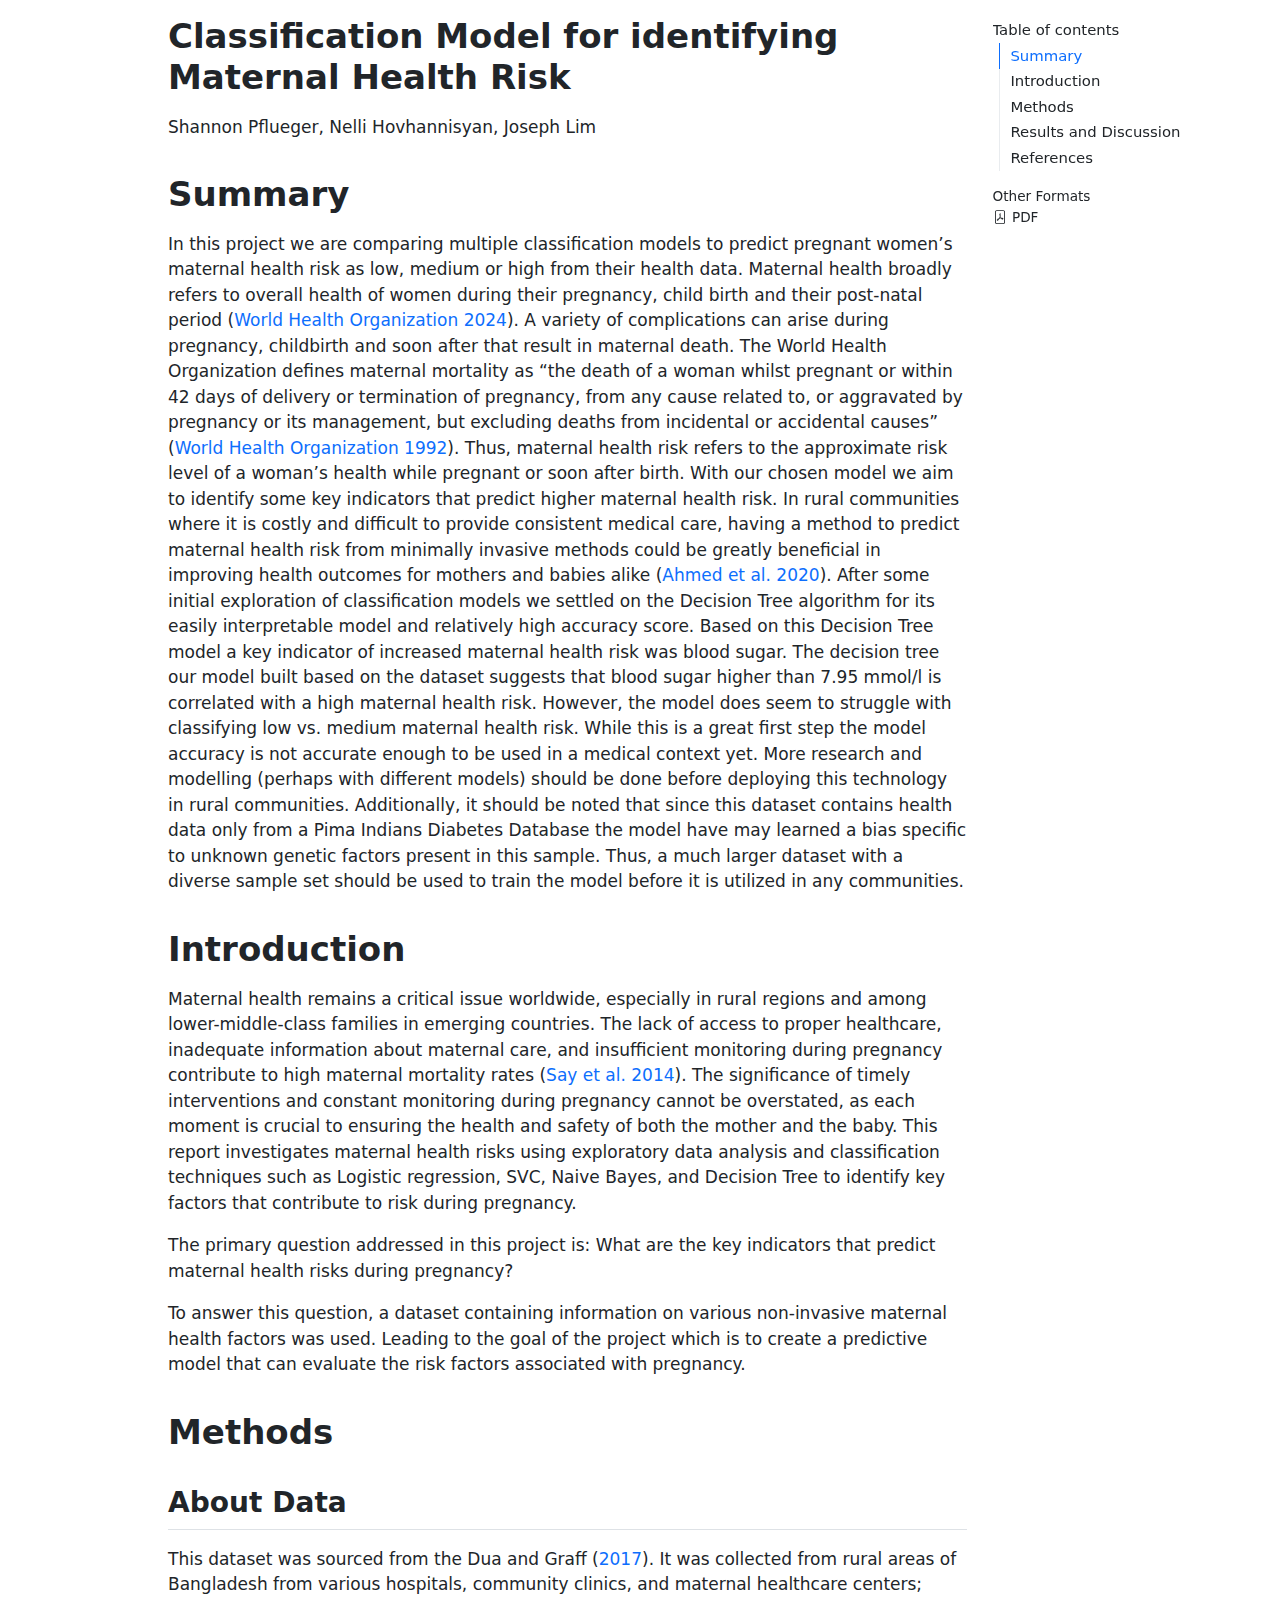
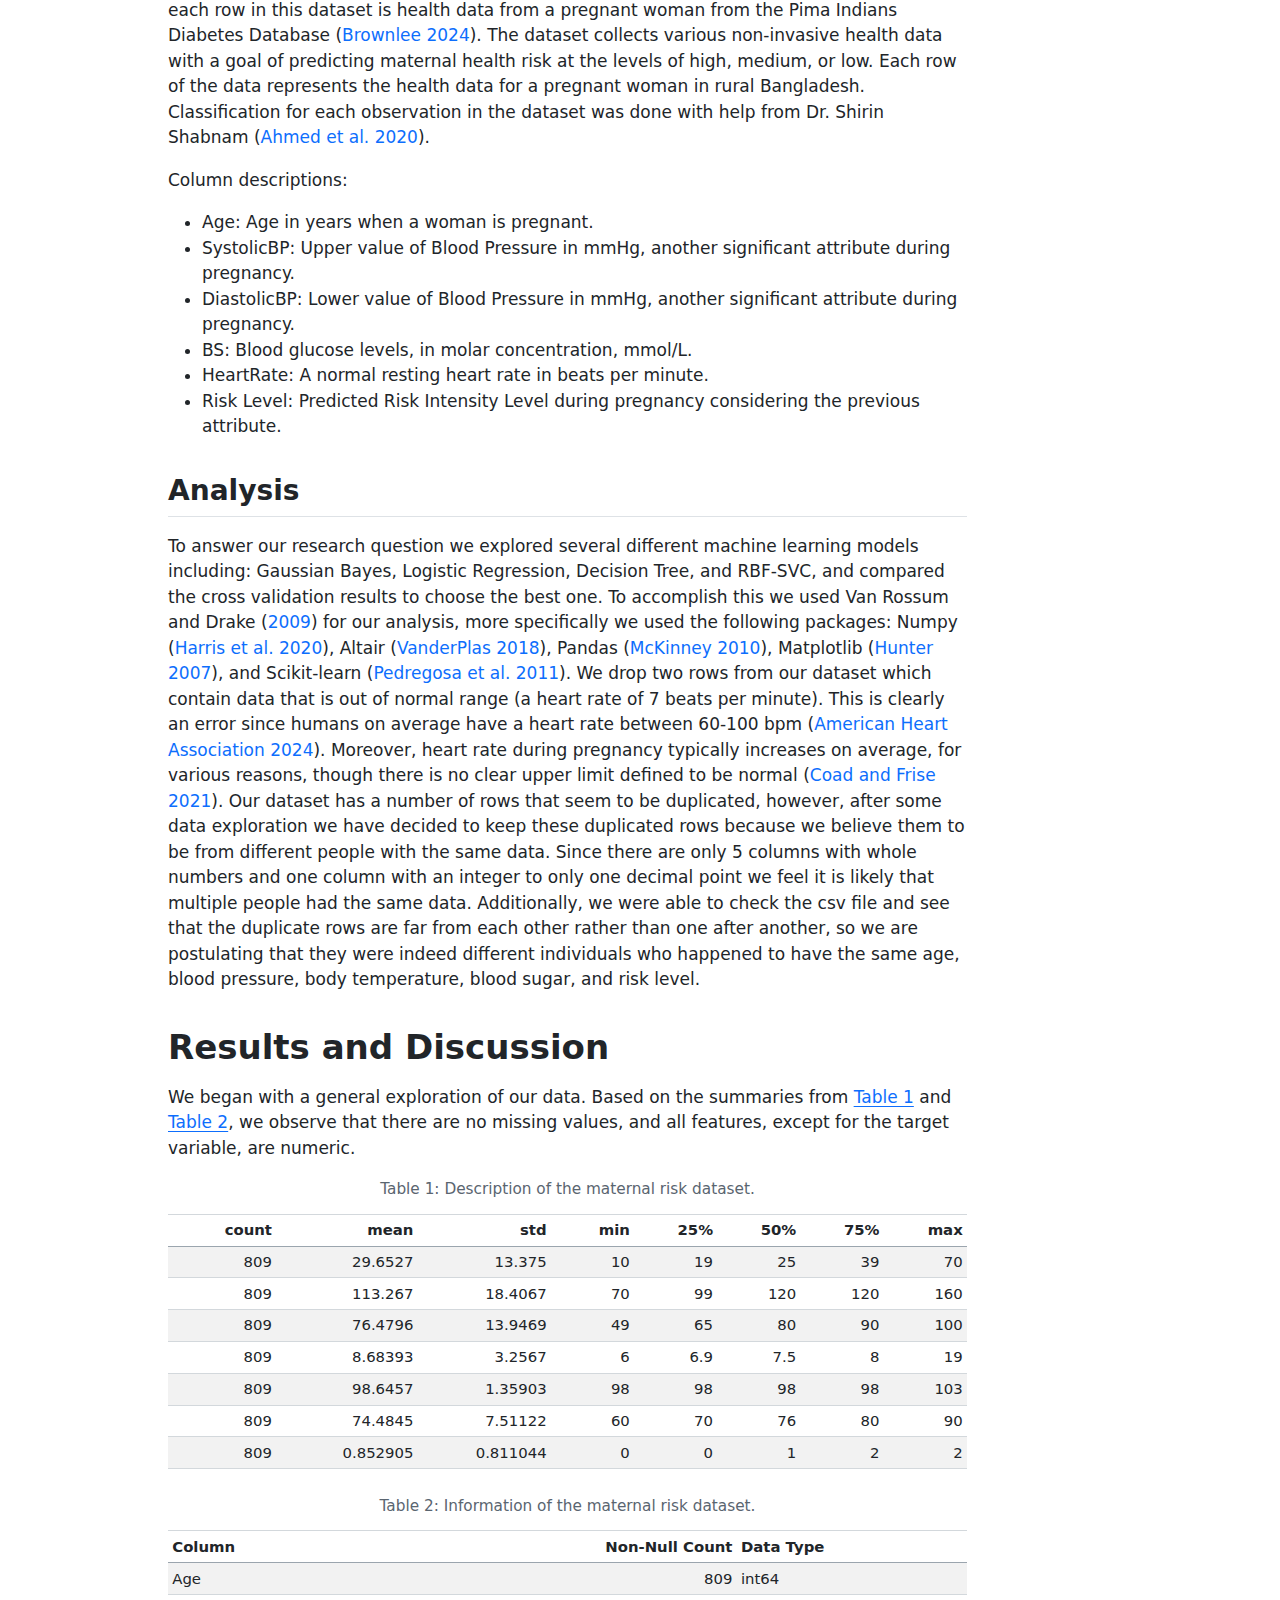
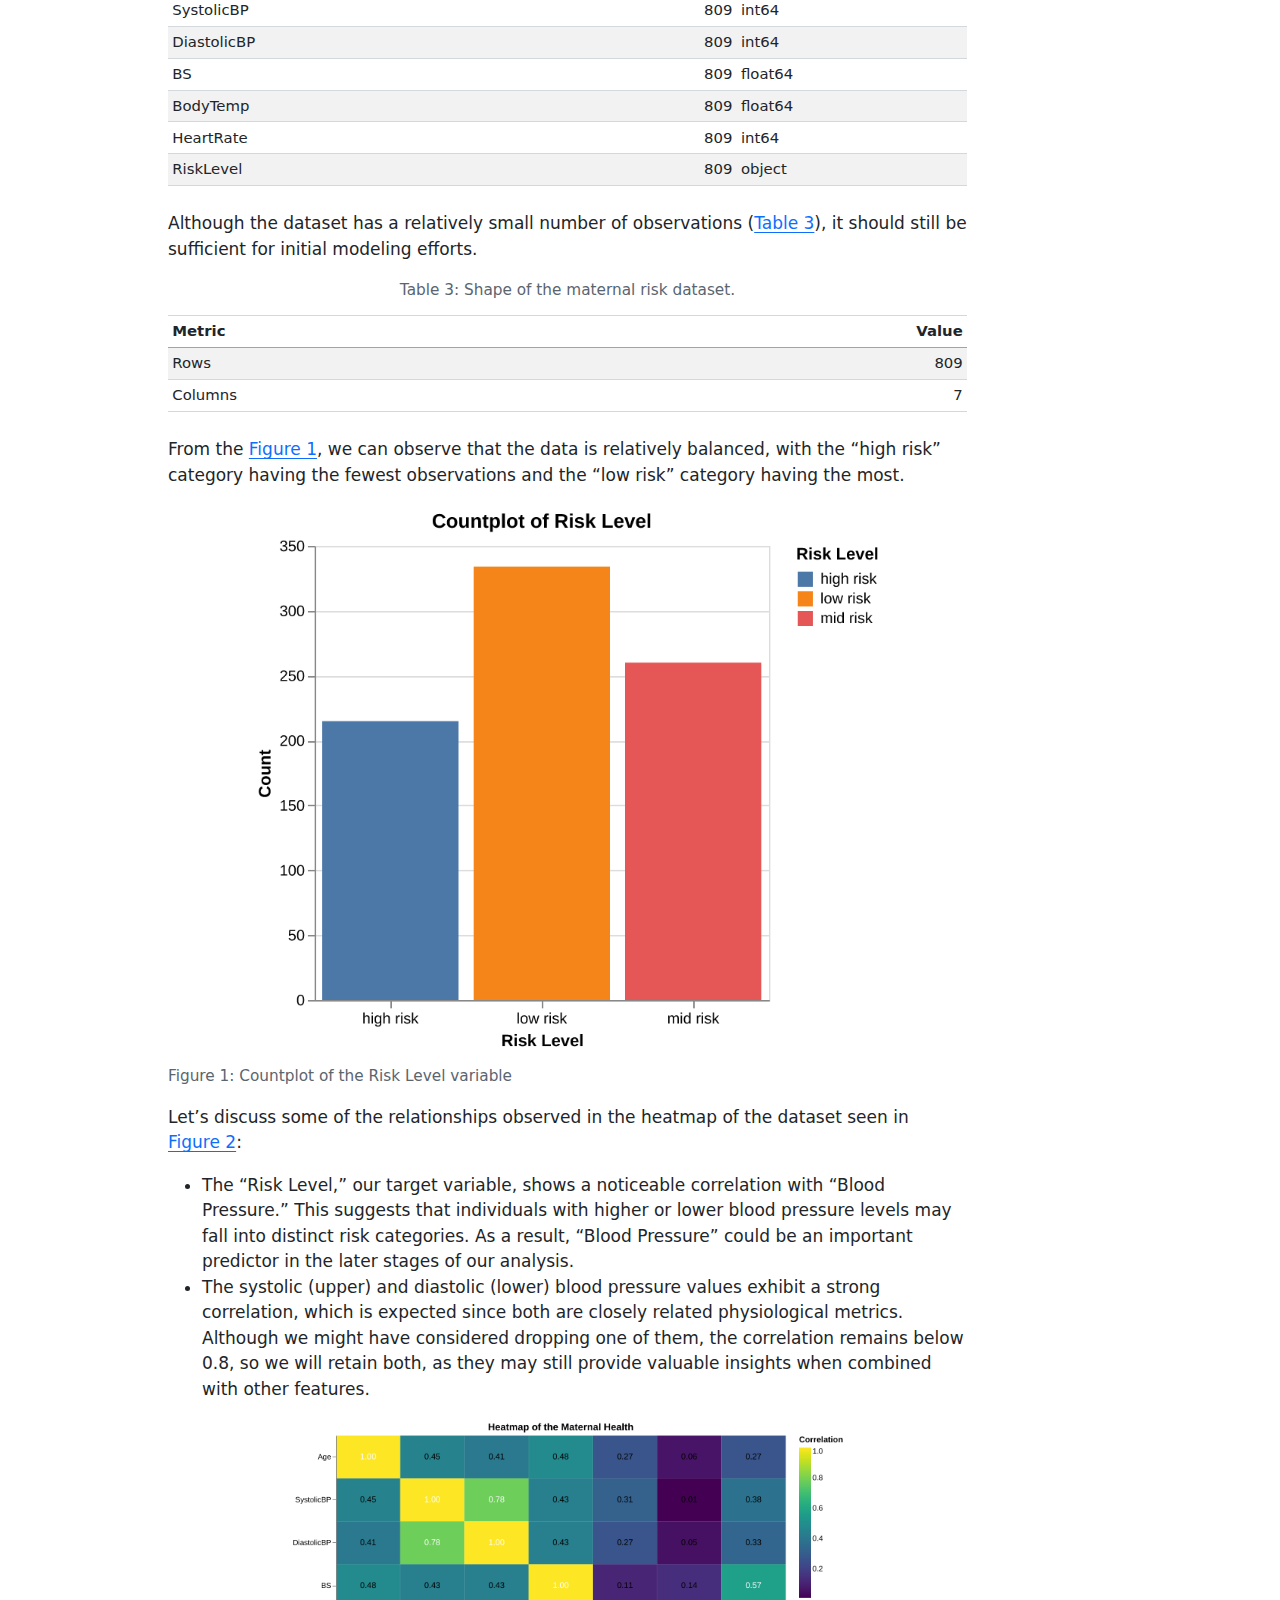
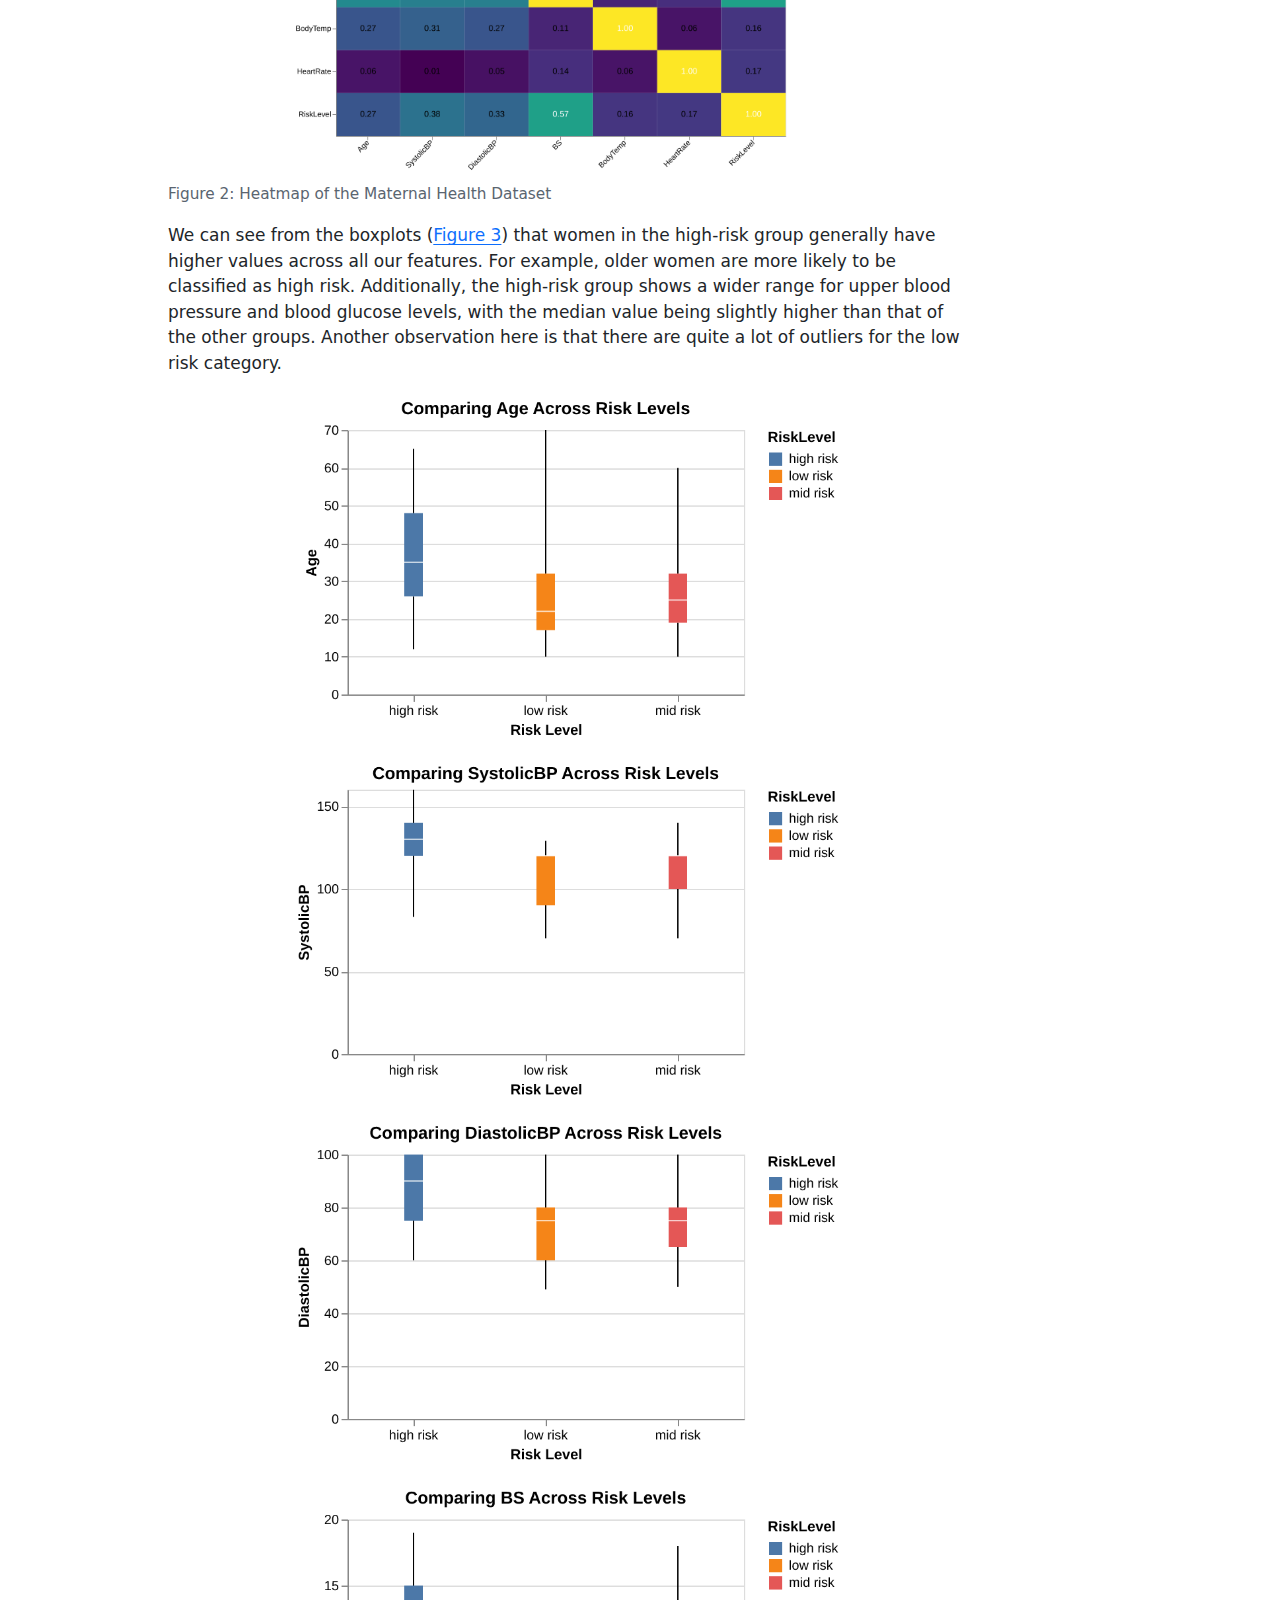
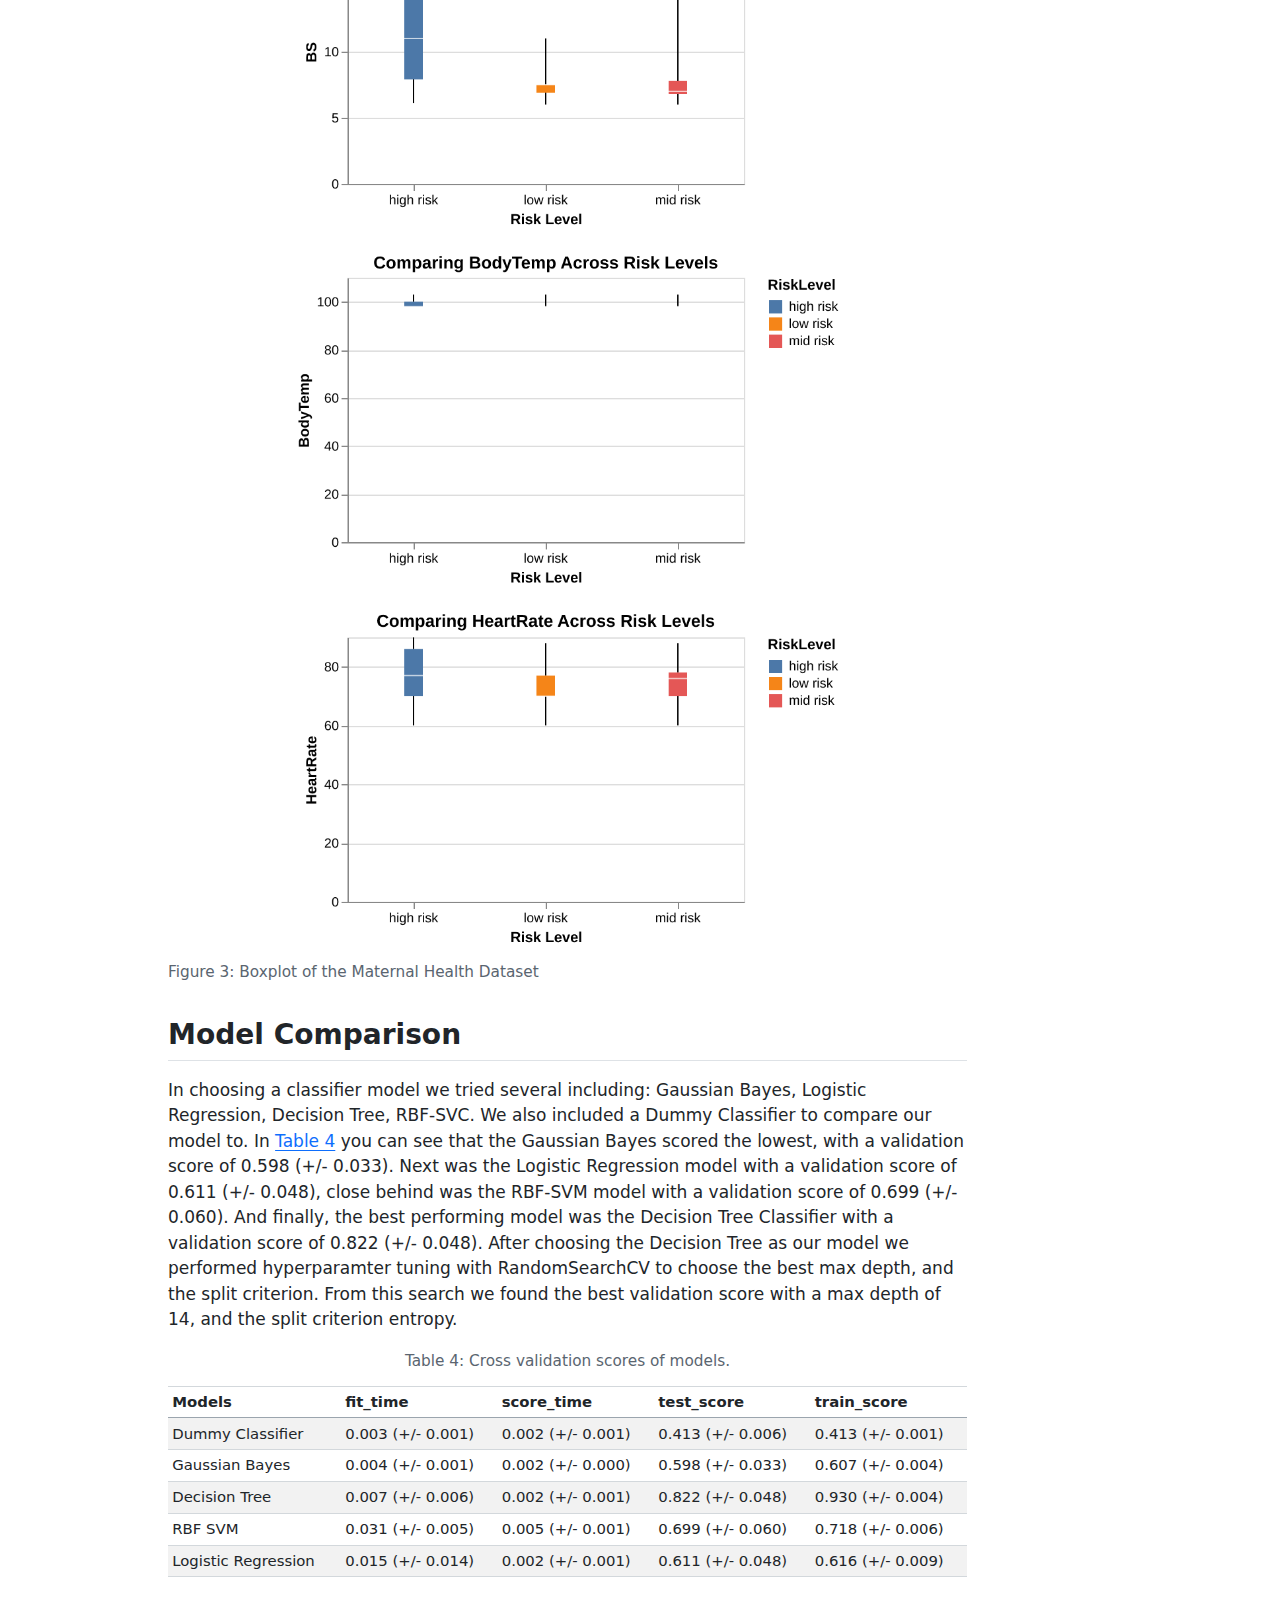
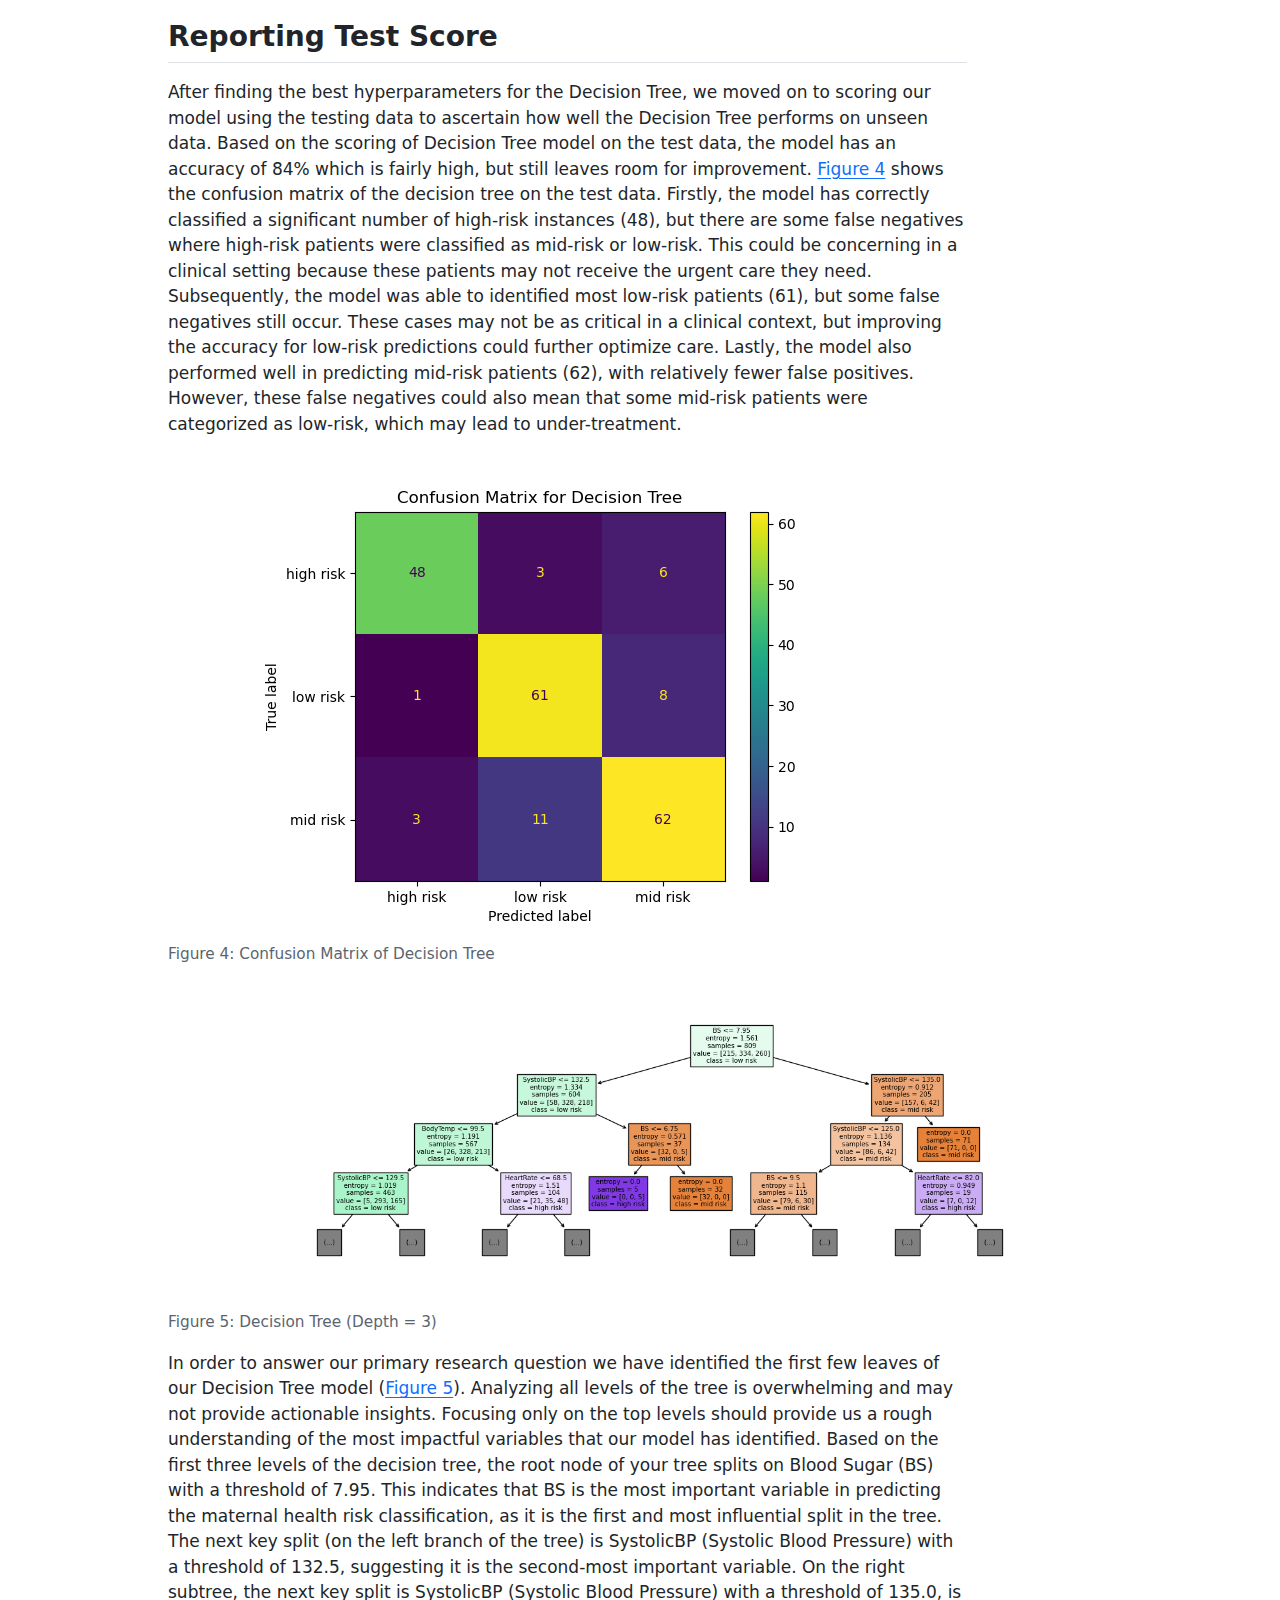
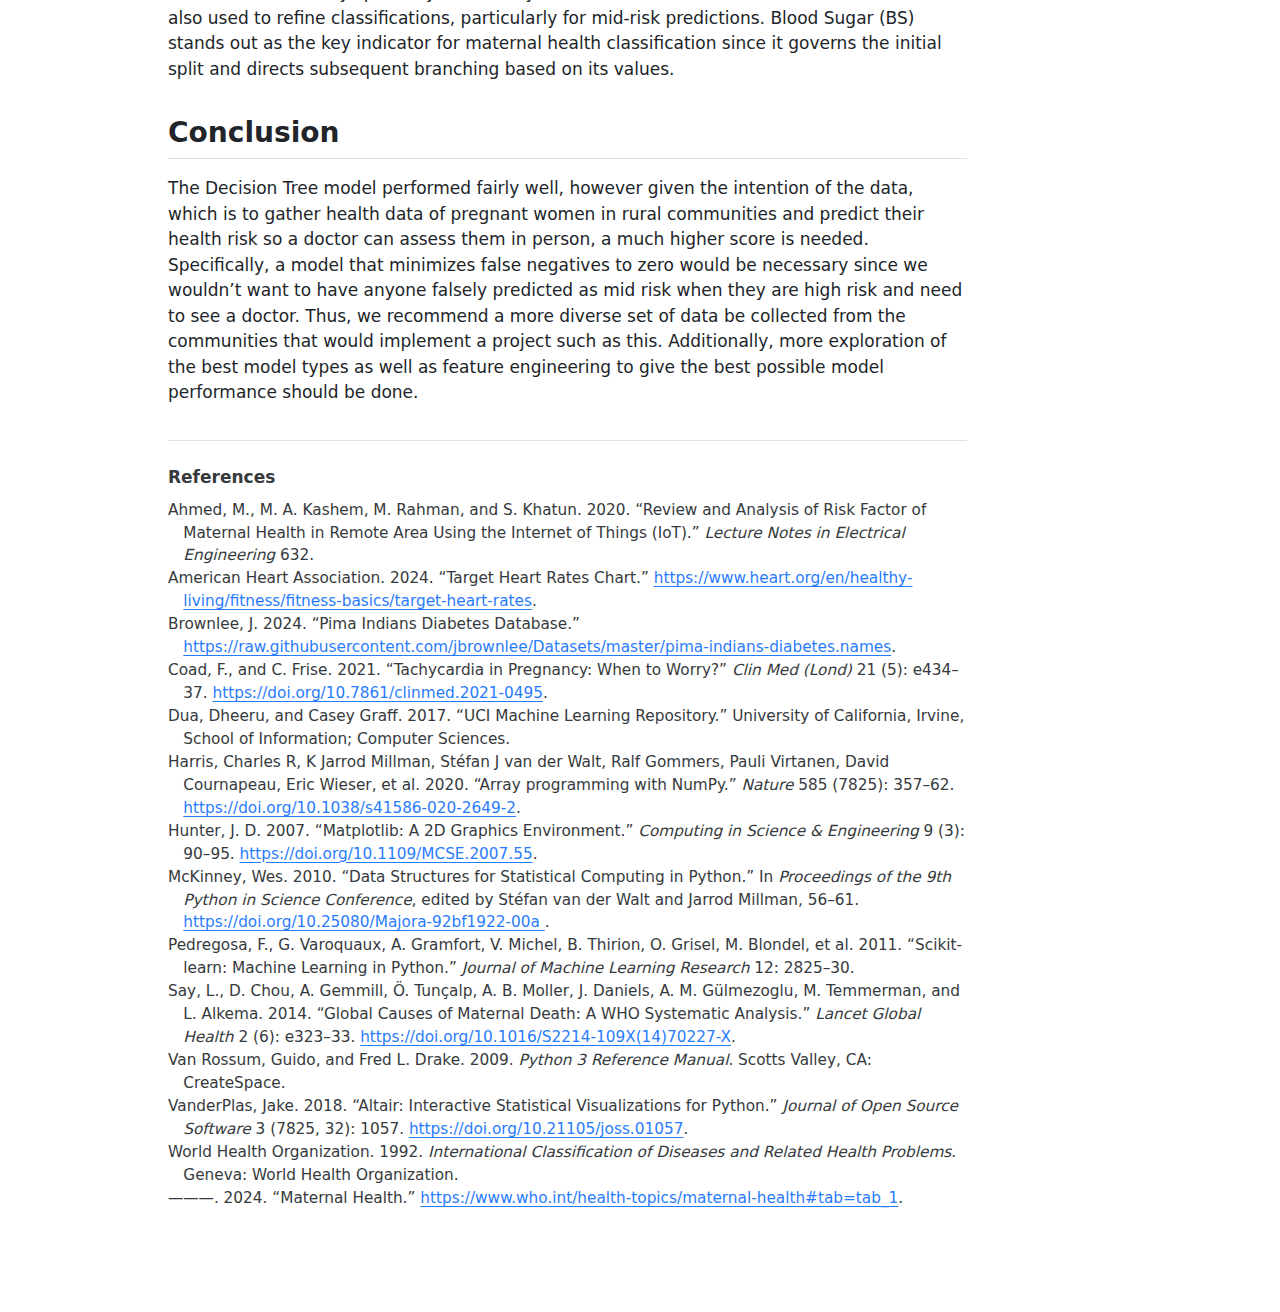
<file: index.html>
<!DOCTYPE html>
<html xmlns="http://www.w3.org/1999/xhtml" lang="en" xml:lang="en"><head>

<meta charset="utf-8">
<meta name="generator" content="quarto-1.5.57">

<meta name="viewport" content="width=device-width, initial-scale=1.0, user-scalable=yes">


<title>Classification Model for identifying Maternal Health Risk</title>
<style>
code{white-space: pre-wrap;}
span.smallcaps{font-variant: small-caps;}
div.columns{display: flex; gap: min(4vw, 1.5em);}
div.column{flex: auto; overflow-x: auto;}
div.hanging-indent{margin-left: 1.5em; text-indent: -1.5em;}
ul.task-list{list-style: none;}
ul.task-list li input[type="checkbox"] {
  width: 0.8em;
  margin: 0 0.8em 0.2em -1em; /* quarto-specific, see https://github.com/quarto-dev/quarto-cli/issues/4556 */ 
  vertical-align: middle;
}
/* CSS for citations */
div.csl-bib-body { }
div.csl-entry {
  clear: both;
  margin-bottom: 0em;
}
.hanging-indent div.csl-entry {
  margin-left:2em;
  text-indent:-2em;
}
div.csl-left-margin {
  min-width:2em;
  float:left;
}
div.csl-right-inline {
  margin-left:2em;
  padding-left:1em;
}
div.csl-indent {
  margin-left: 2em;
}</style>


<script src="maternal_health_classification_files/libs/clipboard/clipboard.min.js"></script>
<script src="maternal_health_classification_files/libs/quarto-html/quarto.js"></script>
<script src="maternal_health_classification_files/libs/quarto-html/popper.min.js"></script>
<script src="maternal_health_classification_files/libs/quarto-html/tippy.umd.min.js"></script>
<script src="maternal_health_classification_files/libs/quarto-html/anchor.min.js"></script>
<link href="maternal_health_classification_files/libs/quarto-html/tippy.css" rel="stylesheet">
<link href="maternal_health_classification_files/libs/quarto-html/quarto-syntax-highlighting.css" rel="stylesheet" id="quarto-text-highlighting-styles">
<script src="maternal_health_classification_files/libs/bootstrap/bootstrap.min.js"></script>
<link href="maternal_health_classification_files/libs/bootstrap/bootstrap-icons.css" rel="stylesheet">
<link href="maternal_health_classification_files/libs/bootstrap/bootstrap.min.css" rel="stylesheet" id="quarto-bootstrap" data-mode="light">


</head>

<body>

<div id="quarto-content" class="page-columns page-rows-contents page-layout-article">
<div id="quarto-margin-sidebar" class="sidebar margin-sidebar">
  <nav id="TOC" role="doc-toc" class="toc-active">
    <h2 id="toc-title">Table of contents</h2>
   
  <ul class="collapse">
  <li><a href="#summary" id="toc-summary" class="nav-link active" data-scroll-target="#summary">Summary</a></li>
  <li><a href="#introduction" id="toc-introduction" class="nav-link" data-scroll-target="#introduction">Introduction</a></li>
  <li><a href="#methods" id="toc-methods" class="nav-link" data-scroll-target="#methods">Methods</a>
  <ul class="collapse">
  <li><a href="#about-data" id="toc-about-data" class="nav-link" data-scroll-target="#about-data">About Data</a></li>
  <li><a href="#analysis" id="toc-analysis" class="nav-link" data-scroll-target="#analysis">Analysis</a></li>
  </ul></li>
  <li><a href="#results-and-discussion" id="toc-results-and-discussion" class="nav-link" data-scroll-target="#results-and-discussion">Results and Discussion</a>
  <ul class="collapse">
  <li><a href="#model-comparison" id="toc-model-comparison" class="nav-link" data-scroll-target="#model-comparison">Model Comparison</a></li>
  <li><a href="#reporting-test-score" id="toc-reporting-test-score" class="nav-link" data-scroll-target="#reporting-test-score">Reporting Test Score</a></li>
  <li><a href="#conclusion" id="toc-conclusion" class="nav-link" data-scroll-target="#conclusion">Conclusion</a></li>
  </ul></li>
  <li><a href="#references" id="toc-references" class="nav-link" data-scroll-target="#references">References</a></li>
  </ul>
<div class="quarto-alternate-formats"><h2>Other Formats</h2><ul><li><a href="maternal_health_classification.pdf"><i class="bi bi-file-pdf"></i>PDF</a></li></ul></div></nav>
</div>
<main class="content" id="quarto-document-content">

<header id="title-block-header" class="quarto-title-block default">
<div class="quarto-title">
<h1 class="title">Classification Model for identifying Maternal Health Risk</h1>
</div>



<div class="quarto-title-meta">

    
  
    
  </div>
  


</header>


<p>Shannon Pflueger, Nelli Hovhannisyan, Joseph Lim</p>
<section id="summary" class="level1">
<h1>Summary</h1>
<p>In this project we are comparing multiple classification models to predict pregnant women’s maternal health risk as low, medium or high from their health data. Maternal health broadly refers to overall health of women during their pregnancy, child birth and their post-natal period <span class="citation" data-cites="who_maternal_health">(<a href="#ref-who_maternal_health" role="doc-biblioref">World Health Organization 2024</a>)</span>. A variety of complications can arise during pregnancy, childbirth and soon after that result in maternal death. The World Health Organization defines maternal mortality as “the death of a woman whilst pregnant or within 42 days of delivery or termination of pregnancy, from any cause related to, or aggravated by pregnancy or its management, but excluding deaths from incidental or accidental causes” <span class="citation" data-cites="who_1992">(<a href="#ref-who_1992" role="doc-biblioref">World Health Organization 1992</a>)</span>. Thus, maternal health risk refers to the approximate risk level of a woman’s health while pregnant or soon after birth. With our chosen model we aim to identify some key indicators that predict higher maternal health risk. In rural communities where it is costly and difficult to provide consistent medical care, having a method to predict maternal health risk from minimally invasive methods could be greatly beneficial in improving health outcomes for mothers and babies alike <span class="citation" data-cites="maternal_risk_review">(<a href="#ref-maternal_risk_review" role="doc-biblioref">Ahmed et al. 2020</a>)</span>. After some initial exploration of classification models we settled on the Decision Tree algorithm for its easily interpretable model and relatively high accuracy score. Based on this Decision Tree model a key indicator of increased maternal health risk was blood sugar. The decision tree our model built based on the dataset suggests that blood sugar higher than 7.95 mmol/l is correlated with a high maternal health risk. However, the model does seem to struggle with classifying low vs.&nbsp;medium maternal health risk. While this is a great first step the model accuracy is not accurate enough to be used in a medical context yet. More research and modelling (perhaps with different models) should be done before deploying this technology in rural communities. Additionally, it should be noted that since this dataset contains health data only from a Pima Indians Diabetes Database the model have may learned a bias specific to unknown genetic factors present in this sample. Thus, a much larger dataset with a diverse sample set should be used to train the model before it is utilized in any communities.</p>
</section>
<section id="introduction" class="level1">
<h1>Introduction</h1>
<p>Maternal health remains a critical issue worldwide, especially in rural regions and among lower-middle-class families in emerging countries. The lack of access to proper healthcare, inadequate information about maternal care, and insufficient monitoring during pregnancy contribute to high maternal mortality rates <span class="citation" data-cites="maternal_death_causes">(<a href="#ref-maternal_death_causes" role="doc-biblioref">Say et al. 2014</a>)</span>. The significance of timely interventions and constant monitoring during pregnancy cannot be overstated, as each moment is crucial to ensuring the health and safety of both the mother and the baby. This report investigates maternal health risks using exploratory data analysis and classification techniques such as Logistic regression, SVC, Naive Bayes, and Decision Tree to identify key factors that contribute to risk during pregnancy.</p>
<p>The primary question addressed in this project is: What are the key indicators that predict maternal health risks during pregnancy?</p>
<p>To answer this question, a dataset containing information on various non-invasive maternal health factors was used. Leading to the goal of the project which is to create a predictive model that can evaluate the risk factors associated with pregnancy.</p>
</section>
<section id="methods" class="level1">
<h1>Methods</h1>
<section id="about-data" class="level2">
<h2 class="anchored" data-anchor-id="about-data">About Data</h2>
<p>This dataset was sourced from the <span class="citation" data-cites="UCI">Dua and Graff (<a href="#ref-UCI" role="doc-biblioref">2017</a>)</span>. It was collected from rural areas of Bangladesh from various hospitals, community clinics, and maternal healthcare centers; each row in this dataset is health data from a pregnant woman from the Pima Indians Diabetes Database <span class="citation" data-cites="Pima_indians_data">(<a href="#ref-Pima_indians_data" role="doc-biblioref">Brownlee 2024</a>)</span>. The dataset collects various non-invasive health data with a goal of predicting maternal health risk at the levels of high, medium, or low. Each row of the data represents the health data for a pregnant woman in rural Bangladesh. Classification for each observation in the dataset was done with help from Dr.&nbsp;Shirin Shabnam <span class="citation" data-cites="maternal_risk_review">(<a href="#ref-maternal_risk_review" role="doc-biblioref">Ahmed et al. 2020</a>)</span>.</p>
<p>Column descriptions:</p>
<ul>
<li>Age: Age in years when a woman is pregnant.</li>
<li>SystolicBP: Upper value of Blood Pressure in mmHg, another significant attribute during pregnancy.</li>
<li>DiastolicBP: Lower value of Blood Pressure in mmHg, another significant attribute during pregnancy.</li>
<li>BS: Blood glucose levels, in molar concentration, mmol/L.</li>
<li>HeartRate: A normal resting heart rate in beats per minute.</li>
<li>Risk Level: Predicted Risk Intensity Level during pregnancy considering the previous attribute.</li>
</ul>
</section>
<section id="analysis" class="level2">
<h2 class="anchored" data-anchor-id="analysis">Analysis</h2>
<p>To answer our research question we explored several different machine learning models including: Gaussian Bayes, Logistic Regression, Decision Tree, and RBF-SVC, and compared the cross validation results to choose the best one. To accomplish this we used <span class="citation" data-cites="Python">Van Rossum and Drake (<a href="#ref-Python" role="doc-biblioref">2009</a>)</span> for our analysis, more specifically we used the following packages: Numpy <span class="citation" data-cites="numpy">(<a href="#ref-numpy" role="doc-biblioref">Harris et al. 2020</a>)</span>, Altair <span class="citation" data-cites="altair">(<a href="#ref-altair" role="doc-biblioref">VanderPlas 2018</a>)</span>, Pandas <span class="citation" data-cites="pandas">(<a href="#ref-pandas" role="doc-biblioref">McKinney 2010</a>)</span>, Matplotlib <span class="citation" data-cites="matplotlib">(<a href="#ref-matplotlib" role="doc-biblioref">Hunter 2007</a>)</span>, and Scikit-learn <span class="citation" data-cites="scikit-learn">(<a href="#ref-scikit-learn" role="doc-biblioref">Pedregosa et al. 2011</a>)</span>. We drop two rows from our dataset which contain data that is out of normal range (a heart rate of 7 beats per minute). This is clearly an error since humans on average have a heart rate between 60-100 bpm <span class="citation" data-cites="heart_rates">(<a href="#ref-heart_rates" role="doc-biblioref">American Heart Association 2024</a>)</span>. Moreover, heart rate during pregnancy typically increases on average, for various reasons, though there is no clear upper limit defined to be normal <span class="citation" data-cites="pregnancy_tachycardia">(<a href="#ref-pregnancy_tachycardia" role="doc-biblioref">Coad and Frise 2021</a>)</span>. Our dataset has a number of rows that seem to be duplicated, however, after some data exploration we have decided to keep these duplicated rows because we believe them to be from different people with the same data. Since there are only 5 columns with whole numbers and one column with an integer to only one decimal point we feel it is likely that multiple people had the same data. Additionally, we were able to check the csv file and see that the duplicate rows are far from each other rather than one after another, so we are postulating that they were indeed different individuals who happened to have the same age, blood pressure, body temperature, blood sugar, and risk level.</p>
</section>
</section>
<section id="results-and-discussion" class="level1">
<h1>Results and Discussion</h1>
<p>We began with a general exploration of our data. Based on the summaries from <a href="#tbl-df_describe" class="quarto-xref">Table&nbsp;1</a> and <a href="#tbl-df_info" class="quarto-xref">Table&nbsp;2</a>, we observe that there are no missing values, and all features, except for the target variable, are numeric.</p>
<div class="cell" data-execution_count="2">
<div id="tbl-df_describe" class="cell quarto-float quarto-figure quarto-figure-center anchored" data-execution_count="2">
<figure class="quarto-float quarto-float-tbl figure">
<figcaption class="quarto-float-caption-top quarto-float-caption quarto-float-tbl" id="tbl-df_describe-caption-0ceaefa1-69ba-4598-a22c-09a6ac19f8ca">
Table&nbsp;1: Description of the maternal risk dataset.
</figcaption>
<div aria-describedby="tbl-df_describe-caption-0ceaefa1-69ba-4598-a22c-09a6ac19f8ca">
<div class="cell-output cell-output-display cell-output-markdown" data-execution_count="2">
<table class="do-not-create-environment cell caption-top table table-sm table-striped small">
<colgroup>
<col style="width: 13%">
<col style="width: 17%">
<col style="width: 16%">
<col style="width: 10%">
<col style="width: 10%">
<col style="width: 10%">
<col style="width: 10%">
<col style="width: 10%">
</colgroup>
<thead>
<tr class="header">
<th style="text-align: right;">count</th>
<th style="text-align: right;">mean</th>
<th style="text-align: right;">std</th>
<th style="text-align: right;">min</th>
<th style="text-align: right;">25%</th>
<th style="text-align: right;">50%</th>
<th style="text-align: right;">75%</th>
<th style="text-align: right;">max</th>
</tr>
</thead>
<tbody>
<tr class="odd">
<td style="text-align: right;">809</td>
<td style="text-align: right;">29.6527</td>
<td style="text-align: right;">13.375</td>
<td style="text-align: right;">10</td>
<td style="text-align: right;">19</td>
<td style="text-align: right;">25</td>
<td style="text-align: right;">39</td>
<td style="text-align: right;">70</td>
</tr>
<tr class="even">
<td style="text-align: right;">809</td>
<td style="text-align: right;">113.267</td>
<td style="text-align: right;">18.4067</td>
<td style="text-align: right;">70</td>
<td style="text-align: right;">99</td>
<td style="text-align: right;">120</td>
<td style="text-align: right;">120</td>
<td style="text-align: right;">160</td>
</tr>
<tr class="odd">
<td style="text-align: right;">809</td>
<td style="text-align: right;">76.4796</td>
<td style="text-align: right;">13.9469</td>
<td style="text-align: right;">49</td>
<td style="text-align: right;">65</td>
<td style="text-align: right;">80</td>
<td style="text-align: right;">90</td>
<td style="text-align: right;">100</td>
</tr>
<tr class="even">
<td style="text-align: right;">809</td>
<td style="text-align: right;">8.68393</td>
<td style="text-align: right;">3.2567</td>
<td style="text-align: right;">6</td>
<td style="text-align: right;">6.9</td>
<td style="text-align: right;">7.5</td>
<td style="text-align: right;">8</td>
<td style="text-align: right;">19</td>
</tr>
<tr class="odd">
<td style="text-align: right;">809</td>
<td style="text-align: right;">98.6457</td>
<td style="text-align: right;">1.35903</td>
<td style="text-align: right;">98</td>
<td style="text-align: right;">98</td>
<td style="text-align: right;">98</td>
<td style="text-align: right;">98</td>
<td style="text-align: right;">103</td>
</tr>
<tr class="even">
<td style="text-align: right;">809</td>
<td style="text-align: right;">74.4845</td>
<td style="text-align: right;">7.51122</td>
<td style="text-align: right;">60</td>
<td style="text-align: right;">70</td>
<td style="text-align: right;">76</td>
<td style="text-align: right;">80</td>
<td style="text-align: right;">90</td>
</tr>
<tr class="odd">
<td style="text-align: right;">809</td>
<td style="text-align: right;">0.852905</td>
<td style="text-align: right;">0.811044</td>
<td style="text-align: right;">0</td>
<td style="text-align: right;">0</td>
<td style="text-align: right;">1</td>
<td style="text-align: right;">2</td>
<td style="text-align: right;">2</td>
</tr>
</tbody>
</table>
</div>
</div>
</figure>
</div>
</div>
<div class="cell" data-execution_count="3">
<div id="tbl-df_info" class="cell quarto-float quarto-figure quarto-figure-center anchored" data-execution_count="3">
<figure class="quarto-float quarto-float-tbl figure">
<figcaption class="quarto-float-caption-top quarto-float-caption quarto-float-tbl" id="tbl-df_info-caption-0ceaefa1-69ba-4598-a22c-09a6ac19f8ca">
Table&nbsp;2: Information of the maternal risk dataset.
</figcaption>
<div aria-describedby="tbl-df_info-caption-0ceaefa1-69ba-4598-a22c-09a6ac19f8ca">
<div class="cell-output cell-output-display cell-output-markdown" data-execution_count="3">
<table class="do-not-create-environment cell caption-top table table-sm table-striped small">
<thead>
<tr class="header">
<th style="text-align: left;">Column</th>
<th style="text-align: right;">Non-Null Count</th>
<th style="text-align: left;">Data Type</th>
</tr>
</thead>
<tbody>
<tr class="odd">
<td style="text-align: left;">Age</td>
<td style="text-align: right;">809</td>
<td style="text-align: left;">int64</td>
</tr>
<tr class="even">
<td style="text-align: left;">SystolicBP</td>
<td style="text-align: right;">809</td>
<td style="text-align: left;">int64</td>
</tr>
<tr class="odd">
<td style="text-align: left;">DiastolicBP</td>
<td style="text-align: right;">809</td>
<td style="text-align: left;">int64</td>
</tr>
<tr class="even">
<td style="text-align: left;">BS</td>
<td style="text-align: right;">809</td>
<td style="text-align: left;">float64</td>
</tr>
<tr class="odd">
<td style="text-align: left;">BodyTemp</td>
<td style="text-align: right;">809</td>
<td style="text-align: left;">float64</td>
</tr>
<tr class="even">
<td style="text-align: left;">HeartRate</td>
<td style="text-align: right;">809</td>
<td style="text-align: left;">int64</td>
</tr>
<tr class="odd">
<td style="text-align: left;">RiskLevel</td>
<td style="text-align: right;">809</td>
<td style="text-align: left;">object</td>
</tr>
</tbody>
</table>
</div>
</div>
</figure>
</div>
</div>
<p>Although the dataset has a relatively small number of observations (<a href="#tbl-df_shape" class="quarto-xref">Table&nbsp;3</a>), it should still be sufficient for initial modeling efforts.</p>
<div class="cell" data-execution_count="4">
<div id="tbl-df_shape" class="cell quarto-float quarto-figure quarto-figure-center anchored" data-execution_count="4">
<figure class="quarto-float quarto-float-tbl figure">
<figcaption class="quarto-float-caption-top quarto-float-caption quarto-float-tbl" id="tbl-df_shape-caption-0ceaefa1-69ba-4598-a22c-09a6ac19f8ca">
Table&nbsp;3: Shape of the maternal risk dataset.
</figcaption>
<div aria-describedby="tbl-df_shape-caption-0ceaefa1-69ba-4598-a22c-09a6ac19f8ca">
<div class="cell-output cell-output-display cell-output-markdown" data-execution_count="4">
<table class="do-not-create-environment cell caption-top table table-sm table-striped small">
<thead>
<tr class="header">
<th style="text-align: left;">Metric</th>
<th style="text-align: right;">Value</th>
</tr>
</thead>
<tbody>
<tr class="odd">
<td style="text-align: left;">Rows</td>
<td style="text-align: right;">809</td>
</tr>
<tr class="even">
<td style="text-align: left;">Columns</td>
<td style="text-align: right;">7</td>
</tr>
</tbody>
</table>
</div>
</div>
</figure>
</div>
</div>
<p>From the <a href="#fig-countplot_of_risk_level" class="quarto-xref">Figure&nbsp;1</a>, we can observe that the data is relatively balanced, with the “high risk” category having the fewest observations and the “low risk” category having the most.</p>
<div id="fig-countplot_of_risk_level" class="quarto-float quarto-figure quarto-figure-center anchored">
<figure class="quarto-float quarto-float-fig figure">
<div aria-describedby="fig-countplot_of_risk_level-caption-0ceaefa1-69ba-4598-a22c-09a6ac19f8ca">
<img src="results/figures/countplot_of_risk_level.png" class="img-fluid figure-img" style="width:80.0%">
</div>
<figcaption class="quarto-float-caption-bottom quarto-float-caption quarto-float-fig" id="fig-countplot_of_risk_level-caption-0ceaefa1-69ba-4598-a22c-09a6ac19f8ca">
Figure&nbsp;1: Countplot of the Risk Level variable
</figcaption>
</figure>
</div>
<p>Let’s discuss some of the relationships observed in the heatmap of the dataset seen in <a href="#fig-heatmap_of_the_maternal_health" class="quarto-xref">Figure&nbsp;2</a>:</p>
<ul>
<li>The “Risk Level,” our target variable, shows a noticeable correlation with “Blood Pressure.” This suggests that individuals with higher or lower blood pressure levels may fall into distinct risk categories. As a result, “Blood Pressure” could be an important predictor in the later stages of our analysis.</li>
<li>The systolic (upper) and diastolic (lower) blood pressure values exhibit a strong correlation, which is expected since both are closely related physiological metrics. Although we might have considered dropping one of them, the correlation remains below 0.8, so we will retain both, as they may still provide valuable insights when combined with other features.</li>
</ul>
<div id="fig-heatmap_of_the_maternal_health" class="quarto-float quarto-figure quarto-figure-center anchored">
<figure class="quarto-float quarto-float-fig figure">
<div aria-describedby="fig-heatmap_of_the_maternal_health-caption-0ceaefa1-69ba-4598-a22c-09a6ac19f8ca">
<img src="results/figures/heatmap_of_the_maternal_health.png" class="img-fluid figure-img" style="width:70.0%">
</div>
<figcaption class="quarto-float-caption-bottom quarto-float-caption quarto-float-fig" id="fig-heatmap_of_the_maternal_health-caption-0ceaefa1-69ba-4598-a22c-09a6ac19f8ca">
Figure&nbsp;2: Heatmap of the Maternal Health Dataset
</figcaption>
</figure>
</div>
<p>We can see from the boxplots (<a href="#fig-boxplot_by_risk_level" class="quarto-xref">Figure&nbsp;3</a>) that women in the high-risk group generally have higher values across all our features. For example, older women are more likely to be classified as high risk. Additionally, the high-risk group shows a wider range for upper blood pressure and blood glucose levels, with the median value being slightly higher than that of the other groups. Another observation here is that there are quite a lot of outliers for the low risk category.</p>
<div id="fig-boxplot_by_risk_level" class="quarto-float quarto-figure quarto-figure-center anchored">
<figure class="quarto-float quarto-float-fig figure">
<div aria-describedby="fig-boxplot_by_risk_level-caption-0ceaefa1-69ba-4598-a22c-09a6ac19f8ca">
<img src="results/figures/boxplot_by_risk_level.png" style="width:70.0%;height:60.0%" class="figure-img">
</div>
<figcaption class="quarto-float-caption-bottom quarto-float-caption quarto-float-fig" id="fig-boxplot_by_risk_level-caption-0ceaefa1-69ba-4598-a22c-09a6ac19f8ca">
Figure&nbsp;3: Boxplot of the Maternal Health Dataset
</figcaption>
</figure>
</div>
<section id="model-comparison" class="level2">
<h2 class="anchored" data-anchor-id="model-comparison">Model Comparison</h2>
<p>In choosing a classifier model we tried several including: Gaussian Bayes, Logistic Regression, Decision Tree, RBF-SVC. We also included a Dummy Classifier to compare our model to. In <a href="#tbl-summary_cv_scores" class="quarto-xref">Table&nbsp;4</a> you can see that the Gaussian Bayes scored the lowest, with a validation score of 0.598 (+/- 0.033). Next was the Logistic Regression model with a validation score of 0.611 (+/- 0.048), close behind was the RBF-SVM model with a validation score of 0.699 (+/- 0.060). And finally, the best performing model was the Decision Tree Classifier with a validation score of 0.822 (+/- 0.048). After choosing the Decision Tree as our model we performed hyperparamter tuning with RandomSearchCV to choose the best max depth, and the split criterion. From this search we found the best validation score with a max depth of 14, and the split criterion entropy.</p>
<div class="cell" data-execution_count="6">
<div id="tbl-summary_cv_scores" class="cell quarto-float quarto-figure quarto-figure-center anchored" data-execution_count="6">
<figure class="quarto-float quarto-float-tbl figure">
<figcaption class="quarto-float-caption-top quarto-float-caption quarto-float-tbl" id="tbl-summary_cv_scores-caption-0ceaefa1-69ba-4598-a22c-09a6ac19f8ca">
Table&nbsp;4: Cross validation scores of models.
</figcaption>
<div aria-describedby="tbl-summary_cv_scores-caption-0ceaefa1-69ba-4598-a22c-09a6ac19f8ca">
<div class="cell-output cell-output-display cell-output-markdown" data-execution_count="6">
<table class="do-not-create-environment cell caption-top table table-sm table-striped small">
<colgroup>
<col style="width: 21%">
<col style="width: 19%">
<col style="width: 19%">
<col style="width: 19%">
<col style="width: 19%">
</colgroup>
<thead>
<tr class="header">
<th style="text-align: left;">Models</th>
<th style="text-align: left;">fit_time</th>
<th style="text-align: left;">score_time</th>
<th style="text-align: left;">test_score</th>
<th style="text-align: left;">train_score</th>
</tr>
</thead>
<tbody>
<tr class="odd">
<td style="text-align: left;">Dummy Classifier</td>
<td style="text-align: left;">0.003 (+/- 0.001)</td>
<td style="text-align: left;">0.002 (+/- 0.001)</td>
<td style="text-align: left;">0.413 (+/- 0.006)</td>
<td style="text-align: left;">0.413 (+/- 0.001)</td>
</tr>
<tr class="even">
<td style="text-align: left;">Gaussian Bayes</td>
<td style="text-align: left;">0.004 (+/- 0.001)</td>
<td style="text-align: left;">0.002 (+/- 0.000)</td>
<td style="text-align: left;">0.598 (+/- 0.033)</td>
<td style="text-align: left;">0.607 (+/- 0.004)</td>
</tr>
<tr class="odd">
<td style="text-align: left;">Decision Tree</td>
<td style="text-align: left;">0.007 (+/- 0.006)</td>
<td style="text-align: left;">0.002 (+/- 0.001)</td>
<td style="text-align: left;">0.822 (+/- 0.048)</td>
<td style="text-align: left;">0.930 (+/- 0.004)</td>
</tr>
<tr class="even">
<td style="text-align: left;">RBF SVM</td>
<td style="text-align: left;">0.031 (+/- 0.005)</td>
<td style="text-align: left;">0.005 (+/- 0.001)</td>
<td style="text-align: left;">0.699 (+/- 0.060)</td>
<td style="text-align: left;">0.718 (+/- 0.006)</td>
</tr>
<tr class="odd">
<td style="text-align: left;">Logistic Regression</td>
<td style="text-align: left;">0.015 (+/- 0.014)</td>
<td style="text-align: left;">0.002 (+/- 0.001)</td>
<td style="text-align: left;">0.611 (+/- 0.048)</td>
<td style="text-align: left;">0.616 (+/- 0.009)</td>
</tr>
</tbody>
</table>
</div>
</div>
</figure>
</div>
</div>
</section>
<section id="reporting-test-score" class="level2">
<h2 class="anchored" data-anchor-id="reporting-test-score">Reporting Test Score</h2>
<p>After finding the best hyperparameters for the Decision Tree, we moved on to scoring our model using the testing data to ascertain how well the Decision Tree performs on unseen data. Based on the scoring of Decision Tree model on the test data, the model has an accuracy of 84% which is fairly high, but still leaves room for improvement. <a href="#fig-confusion_matrix_dt" class="quarto-xref">Figure&nbsp;4</a> shows the confusion matrix of the decision tree on the test data. Firstly, the model has correctly classified a significant number of high-risk instances (48), but there are some false negatives where high-risk patients were classified as mid-risk or low-risk. This could be concerning in a clinical setting because these patients may not receive the urgent care they need. Subsequently, the model was able to identified most low-risk patients (61), but some false negatives still occur. These cases may not be as critical in a clinical context, but improving the accuracy for low-risk predictions could further optimize care. Lastly, the model also performed well in predicting mid-risk patients (62), with relatively fewer false positives. However, these false negatives could also mean that some mid-risk patients were categorized as low-risk, which may lead to under-treatment.</p>
<div id="fig-confusion_matrix_dt" class="quarto-float quarto-figure quarto-figure-center anchored">
<figure class="quarto-float quarto-float-fig figure">
<div aria-describedby="fig-confusion_matrix_dt-caption-0ceaefa1-69ba-4598-a22c-09a6ac19f8ca">
<img src="results/figures/confusion_matrix.png" class="img-fluid figure-img">
</div>
<figcaption class="quarto-float-caption-bottom quarto-float-caption quarto-float-fig" id="fig-confusion_matrix_dt-caption-0ceaefa1-69ba-4598-a22c-09a6ac19f8ca">
Figure&nbsp;4: Confusion Matrix of Decision Tree
</figcaption>
</figure>
</div>
<div id="fig-decision_tree" class="quarto-float quarto-figure quarto-figure-center anchored">
<figure class="quarto-float quarto-float-fig figure">
<div aria-describedby="fig-decision_tree-caption-0ceaefa1-69ba-4598-a22c-09a6ac19f8ca">
<img src="results/figures/decision_tree.png" style="width:120.0%;height:110.0%" class="figure-img">
</div>
<figcaption class="quarto-float-caption-bottom quarto-float-caption quarto-float-fig" id="fig-decision_tree-caption-0ceaefa1-69ba-4598-a22c-09a6ac19f8ca">
Figure&nbsp;5: Decision Tree (Depth = 3)
</figcaption>
</figure>
</div>
<p>In order to answer our primary research question we have identified the first few leaves of our Decision Tree model (<a href="#fig-decision_tree" class="quarto-xref">Figure&nbsp;5</a>). Analyzing all levels of the tree is overwhelming and may not provide actionable insights. Focusing only on the top levels should provide us a rough understanding of the most impactful variables that our model has identified. Based on the first three levels of the decision tree, the root node of your tree splits on Blood Sugar (BS) with a threshold of 7.95. This indicates that BS is the most important variable in predicting the maternal health risk classification, as it is the first and most influential split in the tree. The next key split (on the left branch of the tree) is SystolicBP (Systolic Blood Pressure) with a threshold of 132.5, suggesting it is the second-most important variable. On the right subtree, the next key split is SystolicBP (Systolic Blood Pressure) with a threshold of 135.0, is also used to refine classifications, particularly for mid-risk predictions. Blood Sugar (BS) stands out as the key indicator for maternal health classification since it governs the initial split and directs subsequent branching based on its values.</p>
</section>
<section id="conclusion" class="level2">
<h2 class="anchored" data-anchor-id="conclusion">Conclusion</h2>
<p>The Decision Tree model performed fairly well, however given the intention of the data, which is to gather health data of pregnant women in rural communities and predict their health risk so a doctor can assess them in person, a much higher score is needed. Specifically, a model that minimizes false negatives to zero would be necessary since we wouldn’t want to have anyone falsely predicted as mid risk when they are high risk and need to see a doctor. Thus, we recommend a more diverse set of data be collected from the communities that would implement a project such as this. Additionally, more exploration of the best model types as well as feature engineering to give the best possible model performance should be done.</p>
</section>
</section>
<section id="references" class="level1 unnumbered">


</section>

<div id="quarto-appendix" class="default"><section class="quarto-appendix-contents" role="doc-bibliography" id="quarto-bibliography"><h2 class="anchored quarto-appendix-heading">References</h2><div id="refs" class="references csl-bib-body hanging-indent" data-entry-spacing="0" role="list">
<div id="ref-maternal_risk_review" class="csl-entry" role="listitem">
Ahmed, M., M. A. Kashem, M. Rahman, and S. Khatun. 2020. <span>“Review and Analysis of Risk Factor of Maternal Health in Remote Area Using the Internet of Things (IoT).”</span> <em>Lecture Notes in Electrical Engineering</em> 632.
</div>
<div id="ref-heart_rates" class="csl-entry" role="listitem">
American Heart Association. 2024. <span>“Target Heart Rates Chart.”</span> <a href="https://www.heart.org/en/healthy-living/fitness/fitness-basics/target-heart-rates" class="uri">https://www.heart.org/en/healthy-living/fitness/fitness-basics/target-heart-rates</a>.
</div>
<div id="ref-Pima_indians_data" class="csl-entry" role="listitem">
Brownlee, J. 2024. <span>“Pima Indians Diabetes Database.”</span> <a href="https://raw.githubusercontent.com/jbrownlee/Datasets/master/pima-indians-diabetes.names" class="uri">https://raw.githubusercontent.com/jbrownlee/Datasets/master/pima-indians-diabetes.names</a>.
</div>
<div id="ref-pregnancy_tachycardia" class="csl-entry" role="listitem">
Coad, F., and C. Frise. 2021. <span>“Tachycardia in Pregnancy: When to Worry?”</span> <em>Clin Med (Lond)</em> 21 (5): e434–37. <a href="https://doi.org/10.7861/clinmed.2021-0495">https://doi.org/10.7861/clinmed.2021-0495</a>.
</div>
<div id="ref-UCI" class="csl-entry" role="listitem">
Dua, Dheeru, and Casey Graff. 2017. <span>“UCI Machine Learning Repository.”</span> University of California, Irvine, School of Information; Computer Sciences.
</div>
<div id="ref-numpy" class="csl-entry" role="listitem">
Harris, Charles R, K Jarrod Millman, Stéfan J van der Walt, Ralf Gommers, Pauli Virtanen, David Cournapeau, Eric Wieser, et al. 2020. <span>“<span class="nocase">Array programming with NumPy</span>.”</span> <em>Nature</em> 585 (7825): 357–62. <a href="https://doi.org/10.1038/s41586-020-2649-2">https://doi.org/10.1038/s41586-020-2649-2</a>.
</div>
<div id="ref-matplotlib" class="csl-entry" role="listitem">
Hunter, J. D. 2007. <span>“Matplotlib: A 2D Graphics Environment.”</span> <em>Computing in Science &amp; Engineering</em> 9 (3): 90–95. <a href="https://doi.org/10.1109/MCSE.2007.55">https://doi.org/10.1109/MCSE.2007.55</a>.
</div>
<div id="ref-pandas" class="csl-entry" role="listitem">
McKinney, Wes. 2010. <span>“<span>D</span>ata <span>S</span>tructures for <span>S</span>tatistical <span>C</span>omputing in <span>P</span>ython.”</span> In <em><span>P</span>roceedings of the 9th <span>P</span>ython in <span>S</span>cience <span>C</span>onference</em>, edited by Stéfan van der Walt and Jarrod Millman, 56–61. <a href="https://doi.org/10.25080/Majora-92bf1922-00a ">https://doi.org/10.25080/Majora-92bf1922-00a </a>.
</div>
<div id="ref-scikit-learn" class="csl-entry" role="listitem">
Pedregosa, F., G. Varoquaux, A. Gramfort, V. Michel, B. Thirion, O. Grisel, M. Blondel, et al. 2011. <span>“<span class="nocase">Scikit-learn: Machine Learning in Python</span>.”</span> <em>Journal of Machine Learning Research</em> 12: 2825–30.
</div>
<div id="ref-maternal_death_causes" class="csl-entry" role="listitem">
Say, L., D. Chou, A. Gemmill, Ö. Tunçalp, A. B. Moller, J. Daniels, A. M. Gülmezoglu, M. Temmerman, and L. Alkema. 2014. <span>“Global Causes of Maternal Death: A WHO Systematic Analysis.”</span> <em>Lancet Global Health</em> 2 (6): e323–33. <a href="https://doi.org/10.1016/S2214-109X(14)70227-X">https://doi.org/10.1016/S2214-109X(14)70227-X</a>.
</div>
<div id="ref-Python" class="csl-entry" role="listitem">
Van Rossum, Guido, and Fred L. Drake. 2009. <em>Python 3 Reference Manual</em>. Scotts Valley, CA: CreateSpace.
</div>
<div id="ref-altair" class="csl-entry" role="listitem">
VanderPlas, Jake. 2018. <span>“Altair: Interactive Statistical Visualizations for Python.”</span> <em>Journal of Open Source Software</em> 3 (7825, 32): 1057. <a href="https://doi.org/10.21105/joss.01057">https://doi.org/10.21105/joss.01057</a>.
</div>
<div id="ref-who_1992" class="csl-entry" role="listitem">
World Health Organization. 1992. <em>International Classification of Diseases and Related Health Problems</em>. Geneva: World Health Organization.
</div>
<div id="ref-who_maternal_health" class="csl-entry" role="listitem">
———. 2024. <span>“Maternal Health.”</span> <a href="https://www.who.int/health-topics/maternal-health#tab=tab_1">https://www.who.int/health-topics/maternal-health#tab=tab_1</a>.
</div>
</div></section></div></main>
<!-- /main column -->
<script id="quarto-html-after-body" type="application/javascript">
window.document.addEventListener("DOMContentLoaded", function (event) {
  const toggleBodyColorMode = (bsSheetEl) => {
    const mode = bsSheetEl.getAttribute("data-mode");
    const bodyEl = window.document.querySelector("body");
    if (mode === "dark") {
      bodyEl.classList.add("quarto-dark");
      bodyEl.classList.remove("quarto-light");
    } else {
      bodyEl.classList.add("quarto-light");
      bodyEl.classList.remove("quarto-dark");
    }
  }
  const toggleBodyColorPrimary = () => {
    const bsSheetEl = window.document.querySelector("link#quarto-bootstrap");
    if (bsSheetEl) {
      toggleBodyColorMode(bsSheetEl);
    }
  }
  toggleBodyColorPrimary();  
  const icon = "";
  const anchorJS = new window.AnchorJS();
  anchorJS.options = {
    placement: 'right',
    icon: icon
  };
  anchorJS.add('.anchored');
  const isCodeAnnotation = (el) => {
    for (const clz of el.classList) {
      if (clz.startsWith('code-annotation-')) {                     
        return true;
      }
    }
    return false;
  }
  const onCopySuccess = function(e) {
    // button target
    const button = e.trigger;
    // don't keep focus
    button.blur();
    // flash "checked"
    button.classList.add('code-copy-button-checked');
    var currentTitle = button.getAttribute("title");
    button.setAttribute("title", "Copied!");
    let tooltip;
    if (window.bootstrap) {
      button.setAttribute("data-bs-toggle", "tooltip");
      button.setAttribute("data-bs-placement", "left");
      button.setAttribute("data-bs-title", "Copied!");
      tooltip = new bootstrap.Tooltip(button, 
        { trigger: "manual", 
          customClass: "code-copy-button-tooltip",
          offset: [0, -8]});
      tooltip.show();    
    }
    setTimeout(function() {
      if (tooltip) {
        tooltip.hide();
        button.removeAttribute("data-bs-title");
        button.removeAttribute("data-bs-toggle");
        button.removeAttribute("data-bs-placement");
      }
      button.setAttribute("title", currentTitle);
      button.classList.remove('code-copy-button-checked');
    }, 1000);
    // clear code selection
    e.clearSelection();
  }
  const getTextToCopy = function(trigger) {
      const codeEl = trigger.previousElementSibling.cloneNode(true);
      for (const childEl of codeEl.children) {
        if (isCodeAnnotation(childEl)) {
          childEl.remove();
        }
      }
      return codeEl.innerText;
  }
  const clipboard = new window.ClipboardJS('.code-copy-button:not([data-in-quarto-modal])', {
    text: getTextToCopy
  });
  clipboard.on('success', onCopySuccess);
  if (window.document.getElementById('quarto-embedded-source-code-modal')) {
    // For code content inside modals, clipBoardJS needs to be initialized with a container option
    // TODO: Check when it could be a function (https://github.com/zenorocha/clipboard.js/issues/860)
    const clipboardModal = new window.ClipboardJS('.code-copy-button[data-in-quarto-modal]', {
      text: getTextToCopy,
      container: window.document.getElementById('quarto-embedded-source-code-modal')
    });
    clipboardModal.on('success', onCopySuccess);
  }
    var localhostRegex = new RegExp(/^(?:http|https):\/\/localhost\:?[0-9]*\//);
    var mailtoRegex = new RegExp(/^mailto:/);
      var filterRegex = new RegExp('/' + window.location.host + '/');
    var isInternal = (href) => {
        return filterRegex.test(href) || localhostRegex.test(href) || mailtoRegex.test(href);
    }
    // Inspect non-navigation links and adorn them if external
 	var links = window.document.querySelectorAll('a[href]:not(.nav-link):not(.navbar-brand):not(.toc-action):not(.sidebar-link):not(.sidebar-item-toggle):not(.pagination-link):not(.no-external):not([aria-hidden]):not(.dropdown-item):not(.quarto-navigation-tool):not(.about-link)');
    for (var i=0; i<links.length; i++) {
      const link = links[i];
      if (!isInternal(link.href)) {
        // undo the damage that might have been done by quarto-nav.js in the case of
        // links that we want to consider external
        if (link.dataset.originalHref !== undefined) {
          link.href = link.dataset.originalHref;
        }
      }
    }
  function tippyHover(el, contentFn, onTriggerFn, onUntriggerFn) {
    const config = {
      allowHTML: true,
      maxWidth: 500,
      delay: 100,
      arrow: false,
      appendTo: function(el) {
          return el.parentElement;
      },
      interactive: true,
      interactiveBorder: 10,
      theme: 'quarto',
      placement: 'bottom-start',
    };
    if (contentFn) {
      config.content = contentFn;
    }
    if (onTriggerFn) {
      config.onTrigger = onTriggerFn;
    }
    if (onUntriggerFn) {
      config.onUntrigger = onUntriggerFn;
    }
    window.tippy(el, config); 
  }
  const noterefs = window.document.querySelectorAll('a[role="doc-noteref"]');
  for (var i=0; i<noterefs.length; i++) {
    const ref = noterefs[i];
    tippyHover(ref, function() {
      // use id or data attribute instead here
      let href = ref.getAttribute('data-footnote-href') || ref.getAttribute('href');
      try { href = new URL(href).hash; } catch {}
      const id = href.replace(/^#\/?/, "");
      const note = window.document.getElementById(id);
      if (note) {
        return note.innerHTML;
      } else {
        return "";
      }
    });
  }
  const xrefs = window.document.querySelectorAll('a.quarto-xref');
  const processXRef = (id, note) => {
    // Strip column container classes
    const stripColumnClz = (el) => {
      el.classList.remove("page-full", "page-columns");
      if (el.children) {
        for (const child of el.children) {
          stripColumnClz(child);
        }
      }
    }
    stripColumnClz(note)
    if (id === null || id.startsWith('sec-')) {
      // Special case sections, only their first couple elements
      const container = document.createElement("div");
      if (note.children && note.children.length > 2) {
        container.appendChild(note.children[0].cloneNode(true));
        for (let i = 1; i < note.children.length; i++) {
          const child = note.children[i];
          if (child.tagName === "P" && child.innerText === "") {
            continue;
          } else {
            container.appendChild(child.cloneNode(true));
            break;
          }
        }
        if (window.Quarto?.typesetMath) {
          window.Quarto.typesetMath(container);
        }
        return container.innerHTML
      } else {
        if (window.Quarto?.typesetMath) {
          window.Quarto.typesetMath(note);
        }
        return note.innerHTML;
      }
    } else {
      // Remove any anchor links if they are present
      const anchorLink = note.querySelector('a.anchorjs-link');
      if (anchorLink) {
        anchorLink.remove();
      }
      if (window.Quarto?.typesetMath) {
        window.Quarto.typesetMath(note);
      }
      // TODO in 1.5, we should make sure this works without a callout special case
      if (note.classList.contains("callout")) {
        return note.outerHTML;
      } else {
        return note.innerHTML;
      }
    }
  }
  for (var i=0; i<xrefs.length; i++) {
    const xref = xrefs[i];
    tippyHover(xref, undefined, function(instance) {
      instance.disable();
      let url = xref.getAttribute('href');
      let hash = undefined; 
      if (url.startsWith('#')) {
        hash = url;
      } else {
        try { hash = new URL(url).hash; } catch {}
      }
      if (hash) {
        const id = hash.replace(/^#\/?/, "");
        const note = window.document.getElementById(id);
        if (note !== null) {
          try {
            const html = processXRef(id, note.cloneNode(true));
            instance.setContent(html);
          } finally {
            instance.enable();
            instance.show();
          }
        } else {
          // See if we can fetch this
          fetch(url.split('#')[0])
          .then(res => res.text())
          .then(html => {
            const parser = new DOMParser();
            const htmlDoc = parser.parseFromString(html, "text/html");
            const note = htmlDoc.getElementById(id);
            if (note !== null) {
              const html = processXRef(id, note);
              instance.setContent(html);
            } 
          }).finally(() => {
            instance.enable();
            instance.show();
          });
        }
      } else {
        // See if we can fetch a full url (with no hash to target)
        // This is a special case and we should probably do some content thinning / targeting
        fetch(url)
        .then(res => res.text())
        .then(html => {
          const parser = new DOMParser();
          const htmlDoc = parser.parseFromString(html, "text/html");
          const note = htmlDoc.querySelector('main.content');
          if (note !== null) {
            // This should only happen for chapter cross references
            // (since there is no id in the URL)
            // remove the first header
            if (note.children.length > 0 && note.children[0].tagName === "HEADER") {
              note.children[0].remove();
            }
            const html = processXRef(null, note);
            instance.setContent(html);
          } 
        }).finally(() => {
          instance.enable();
          instance.show();
        });
      }
    }, function(instance) {
    });
  }
      let selectedAnnoteEl;
      const selectorForAnnotation = ( cell, annotation) => {
        let cellAttr = 'data-code-cell="' + cell + '"';
        let lineAttr = 'data-code-annotation="' +  annotation + '"';
        const selector = 'span[' + cellAttr + '][' + lineAttr + ']';
        return selector;
      }
      const selectCodeLines = (annoteEl) => {
        const doc = window.document;
        const targetCell = annoteEl.getAttribute("data-target-cell");
        const targetAnnotation = annoteEl.getAttribute("data-target-annotation");
        const annoteSpan = window.document.querySelector(selectorForAnnotation(targetCell, targetAnnotation));
        const lines = annoteSpan.getAttribute("data-code-lines").split(",");
        const lineIds = lines.map((line) => {
          return targetCell + "-" + line;
        })
        let top = null;
        let height = null;
        let parent = null;
        if (lineIds.length > 0) {
            //compute the position of the single el (top and bottom and make a div)
            const el = window.document.getElementById(lineIds[0]);
            top = el.offsetTop;
            height = el.offsetHeight;
            parent = el.parentElement.parentElement;
          if (lineIds.length > 1) {
            const lastEl = window.document.getElementById(lineIds[lineIds.length - 1]);
            const bottom = lastEl.offsetTop + lastEl.offsetHeight;
            height = bottom - top;
          }
          if (top !== null && height !== null && parent !== null) {
            // cook up a div (if necessary) and position it 
            let div = window.document.getElementById("code-annotation-line-highlight");
            if (div === null) {
              div = window.document.createElement("div");
              div.setAttribute("id", "code-annotation-line-highlight");
              div.style.position = 'absolute';
              parent.appendChild(div);
            }
            div.style.top = top - 2 + "px";
            div.style.height = height + 4 + "px";
            div.style.left = 0;
            let gutterDiv = window.document.getElementById("code-annotation-line-highlight-gutter");
            if (gutterDiv === null) {
              gutterDiv = window.document.createElement("div");
              gutterDiv.setAttribute("id", "code-annotation-line-highlight-gutter");
              gutterDiv.style.position = 'absolute';
              const codeCell = window.document.getElementById(targetCell);
              const gutter = codeCell.querySelector('.code-annotation-gutter');
              gutter.appendChild(gutterDiv);
            }
            gutterDiv.style.top = top - 2 + "px";
            gutterDiv.style.height = height + 4 + "px";
          }
          selectedAnnoteEl = annoteEl;
        }
      };
      const unselectCodeLines = () => {
        const elementsIds = ["code-annotation-line-highlight", "code-annotation-line-highlight-gutter"];
        elementsIds.forEach((elId) => {
          const div = window.document.getElementById(elId);
          if (div) {
            div.remove();
          }
        });
        selectedAnnoteEl = undefined;
      };
        // Handle positioning of the toggle
    window.addEventListener(
      "resize",
      throttle(() => {
        elRect = undefined;
        if (selectedAnnoteEl) {
          selectCodeLines(selectedAnnoteEl);
        }
      }, 10)
    );
    function throttle(fn, ms) {
    let throttle = false;
    let timer;
      return (...args) => {
        if(!throttle) { // first call gets through
            fn.apply(this, args);
            throttle = true;
        } else { // all the others get throttled
            if(timer) clearTimeout(timer); // cancel #2
            timer = setTimeout(() => {
              fn.apply(this, args);
              timer = throttle = false;
            }, ms);
        }
      };
    }
      // Attach click handler to the DT
      const annoteDls = window.document.querySelectorAll('dt[data-target-cell]');
      for (const annoteDlNode of annoteDls) {
        annoteDlNode.addEventListener('click', (event) => {
          const clickedEl = event.target;
          if (clickedEl !== selectedAnnoteEl) {
            unselectCodeLines();
            const activeEl = window.document.querySelector('dt[data-target-cell].code-annotation-active');
            if (activeEl) {
              activeEl.classList.remove('code-annotation-active');
            }
            selectCodeLines(clickedEl);
            clickedEl.classList.add('code-annotation-active');
          } else {
            // Unselect the line
            unselectCodeLines();
            clickedEl.classList.remove('code-annotation-active');
          }
        });
      }
  const findCites = (el) => {
    const parentEl = el.parentElement;
    if (parentEl) {
      const cites = parentEl.dataset.cites;
      if (cites) {
        return {
          el,
          cites: cites.split(' ')
        };
      } else {
        return findCites(el.parentElement)
      }
    } else {
      return undefined;
    }
  };
  var bibliorefs = window.document.querySelectorAll('a[role="doc-biblioref"]');
  for (var i=0; i<bibliorefs.length; i++) {
    const ref = bibliorefs[i];
    const citeInfo = findCites(ref);
    if (citeInfo) {
      tippyHover(citeInfo.el, function() {
        var popup = window.document.createElement('div');
        citeInfo.cites.forEach(function(cite) {
          var citeDiv = window.document.createElement('div');
          citeDiv.classList.add('hanging-indent');
          citeDiv.classList.add('csl-entry');
          var biblioDiv = window.document.getElementById('ref-' + cite);
          if (biblioDiv) {
            citeDiv.innerHTML = biblioDiv.innerHTML;
          }
          popup.appendChild(citeDiv);
        });
        return popup.innerHTML;
      });
    }
  }
});
</script>
</div> <!-- /content -->




</body></html>
</file>
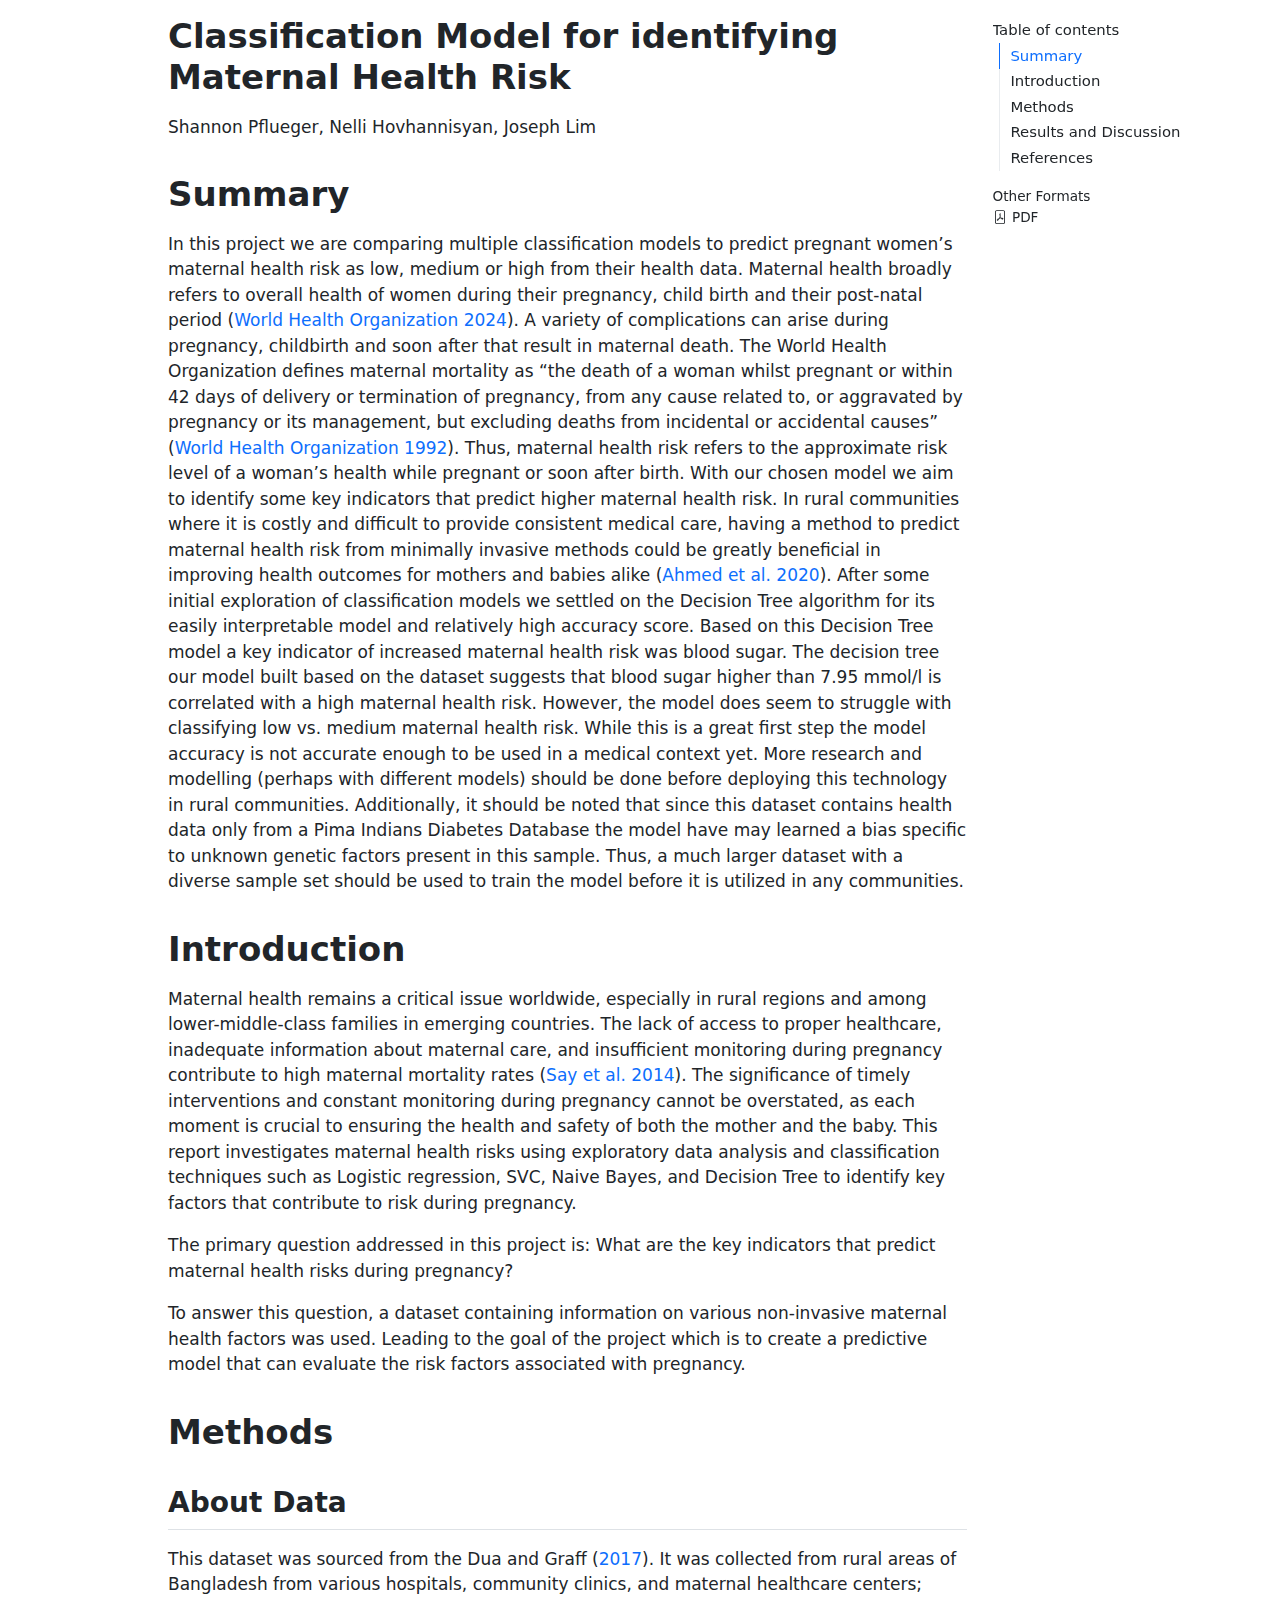
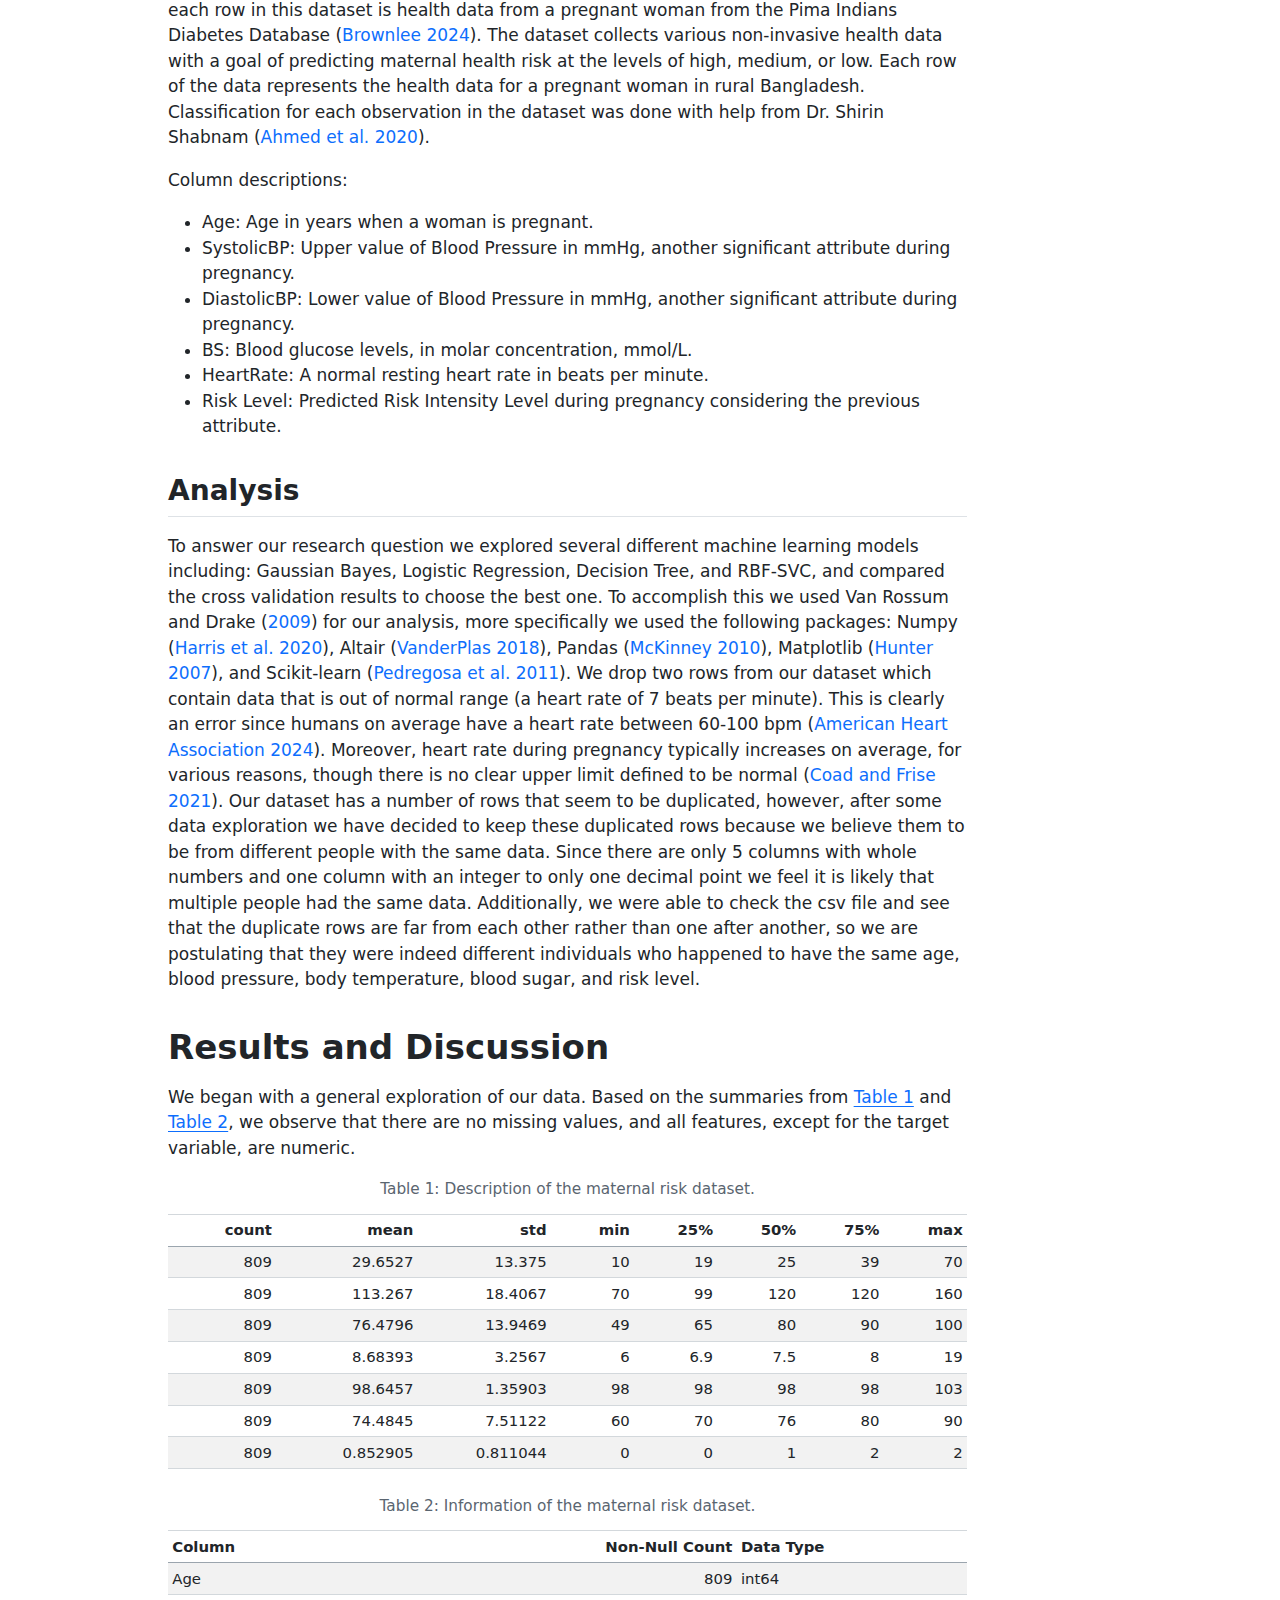
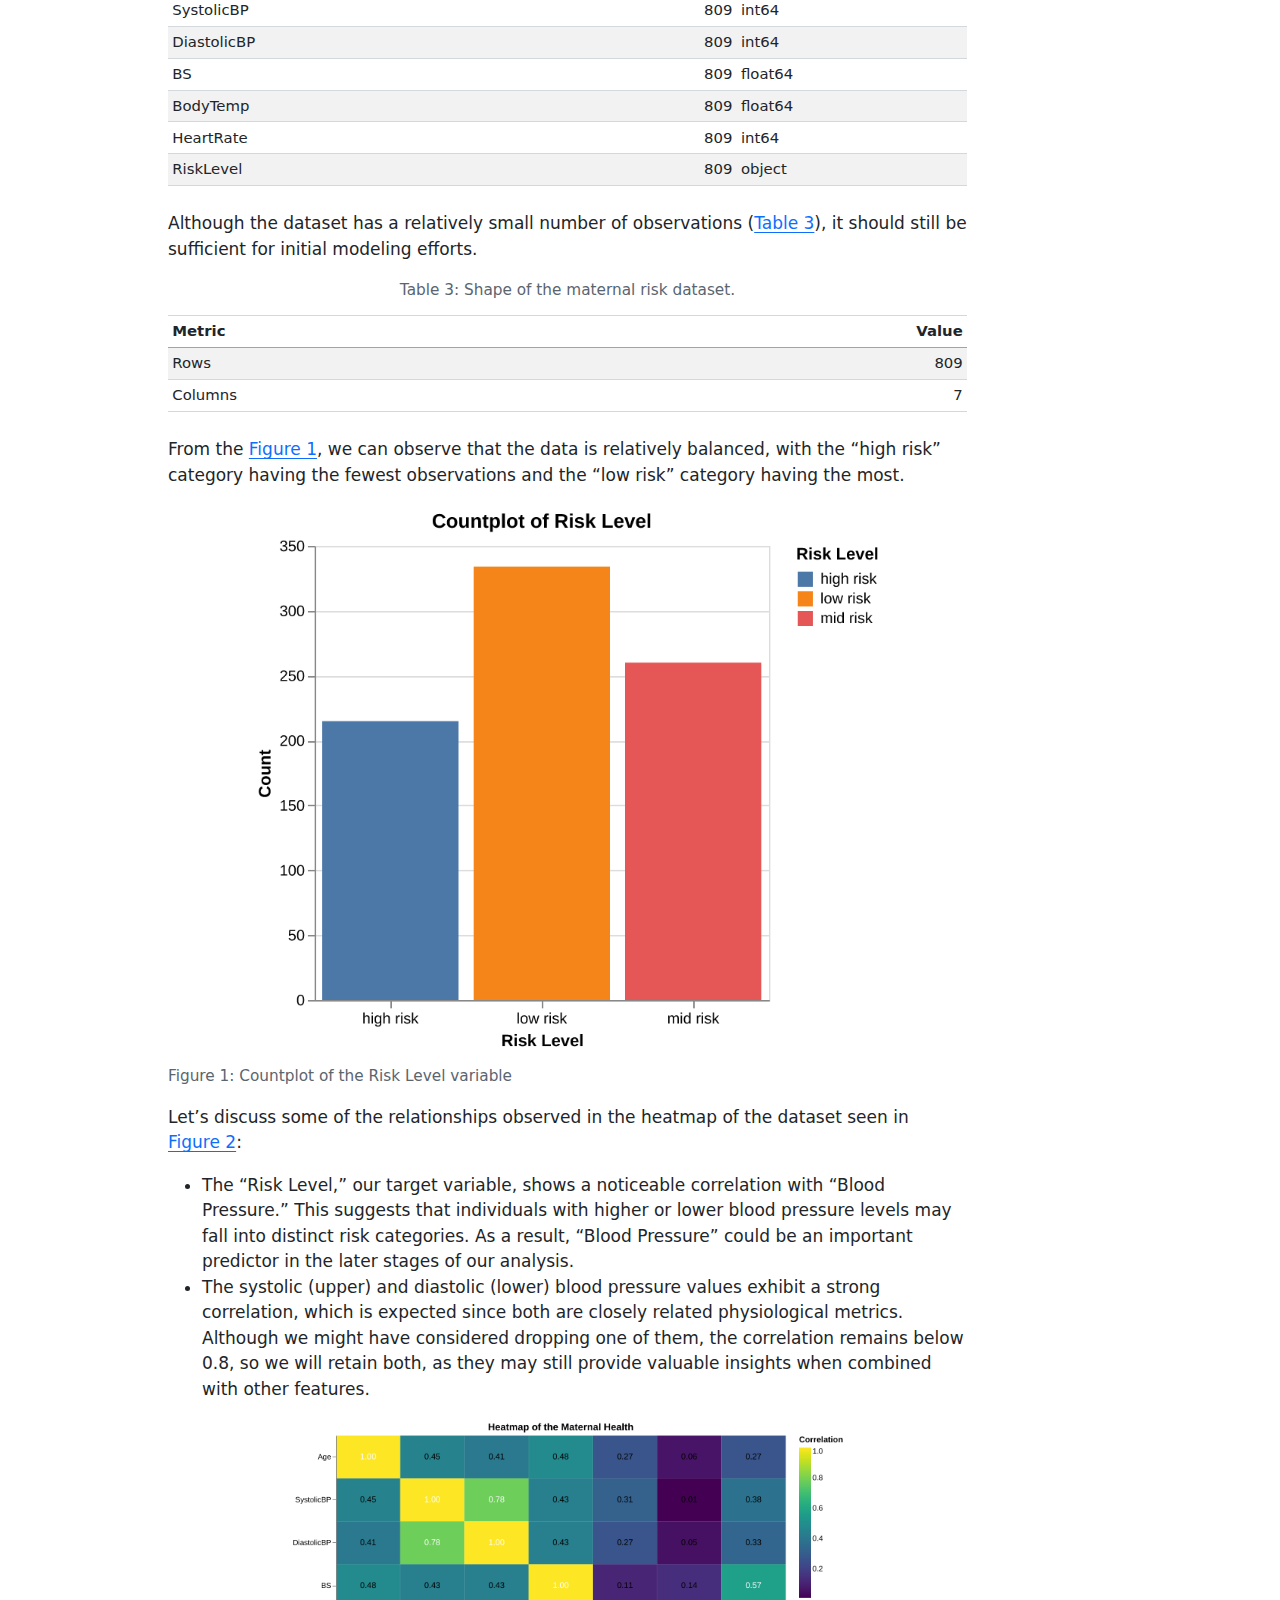
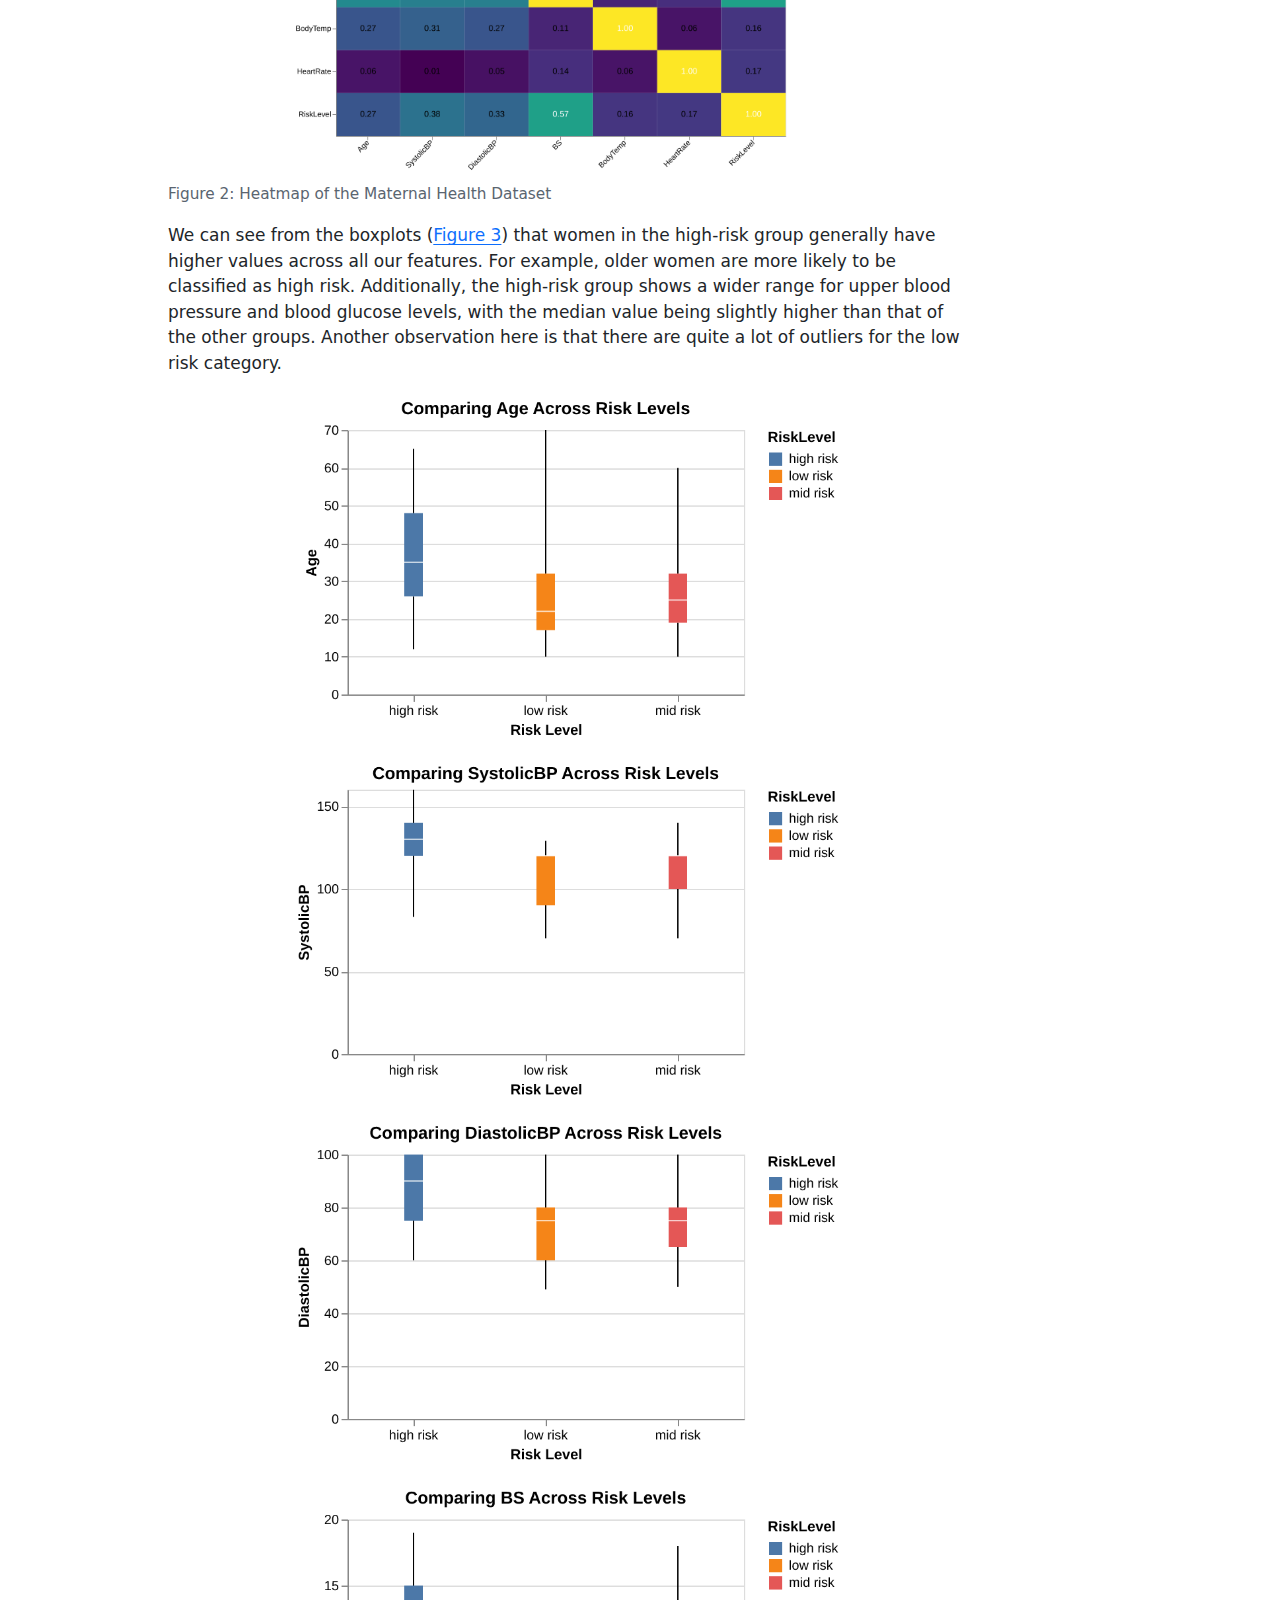
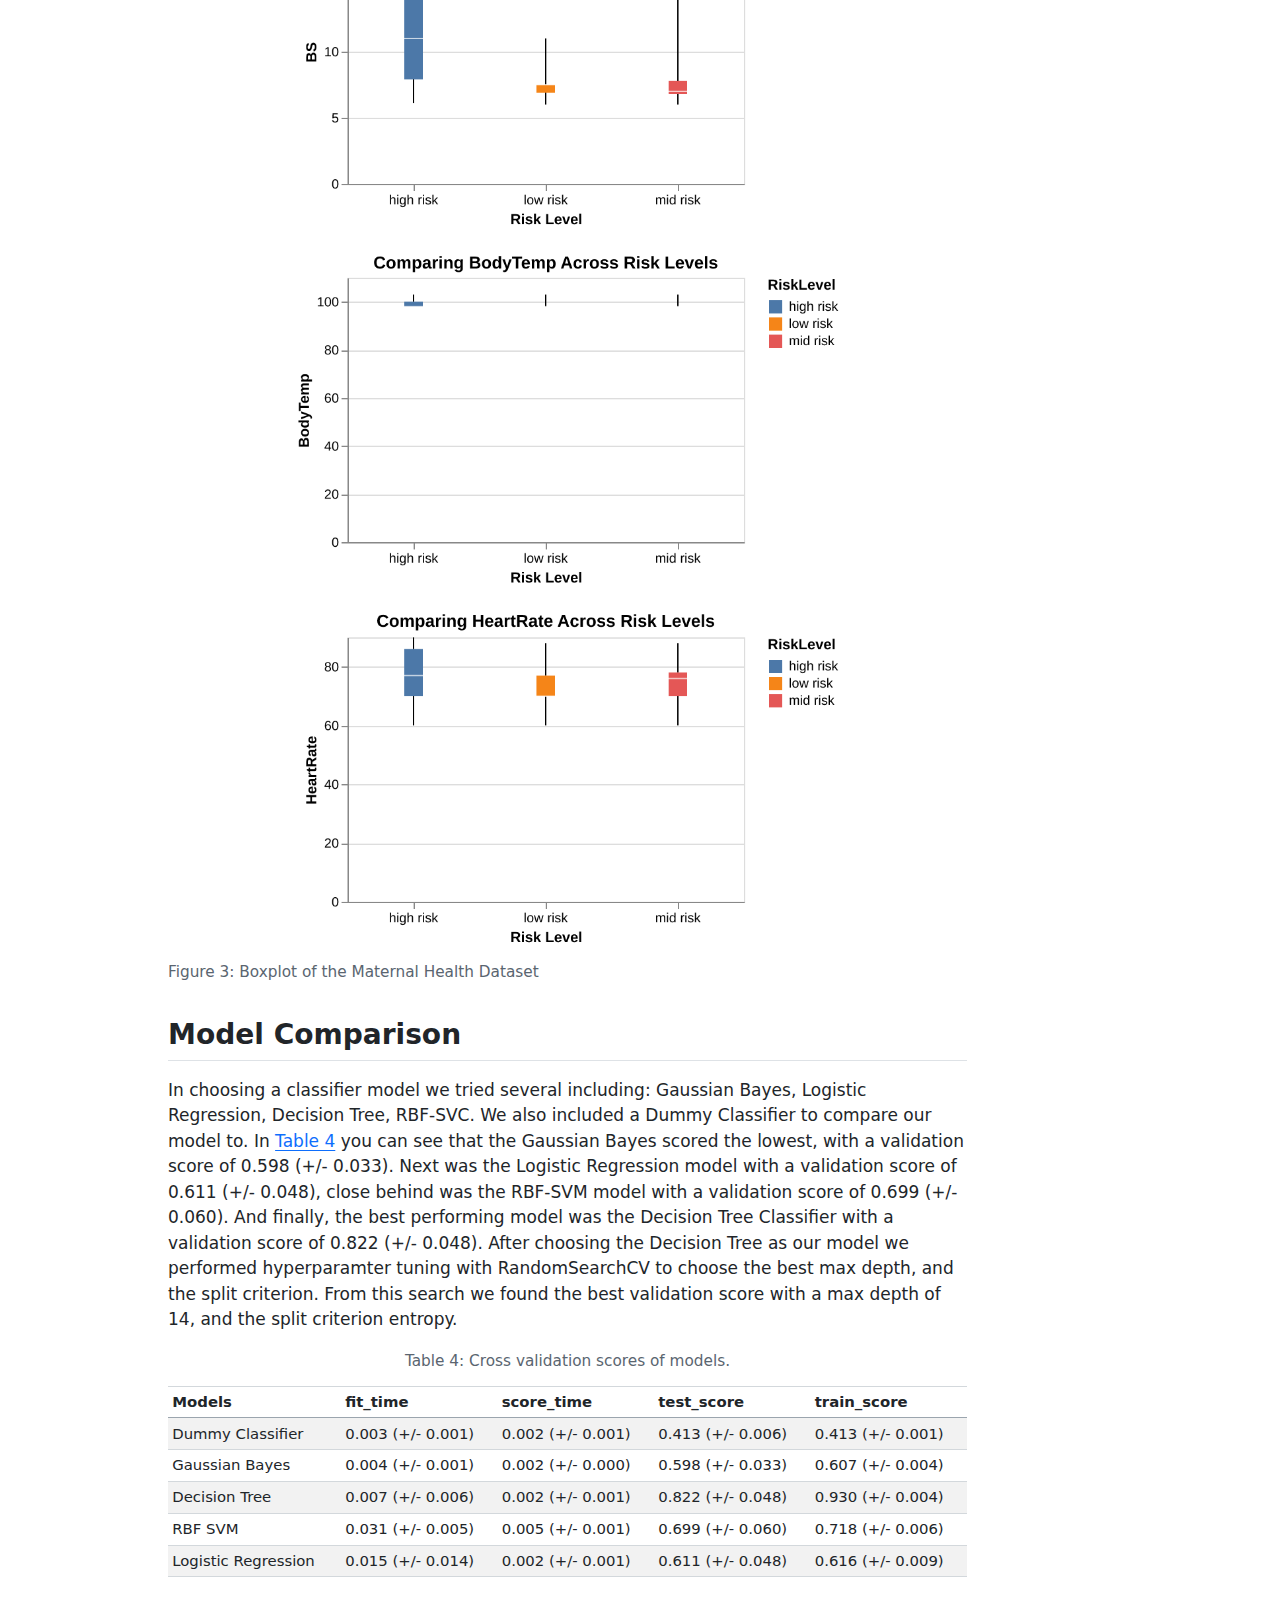
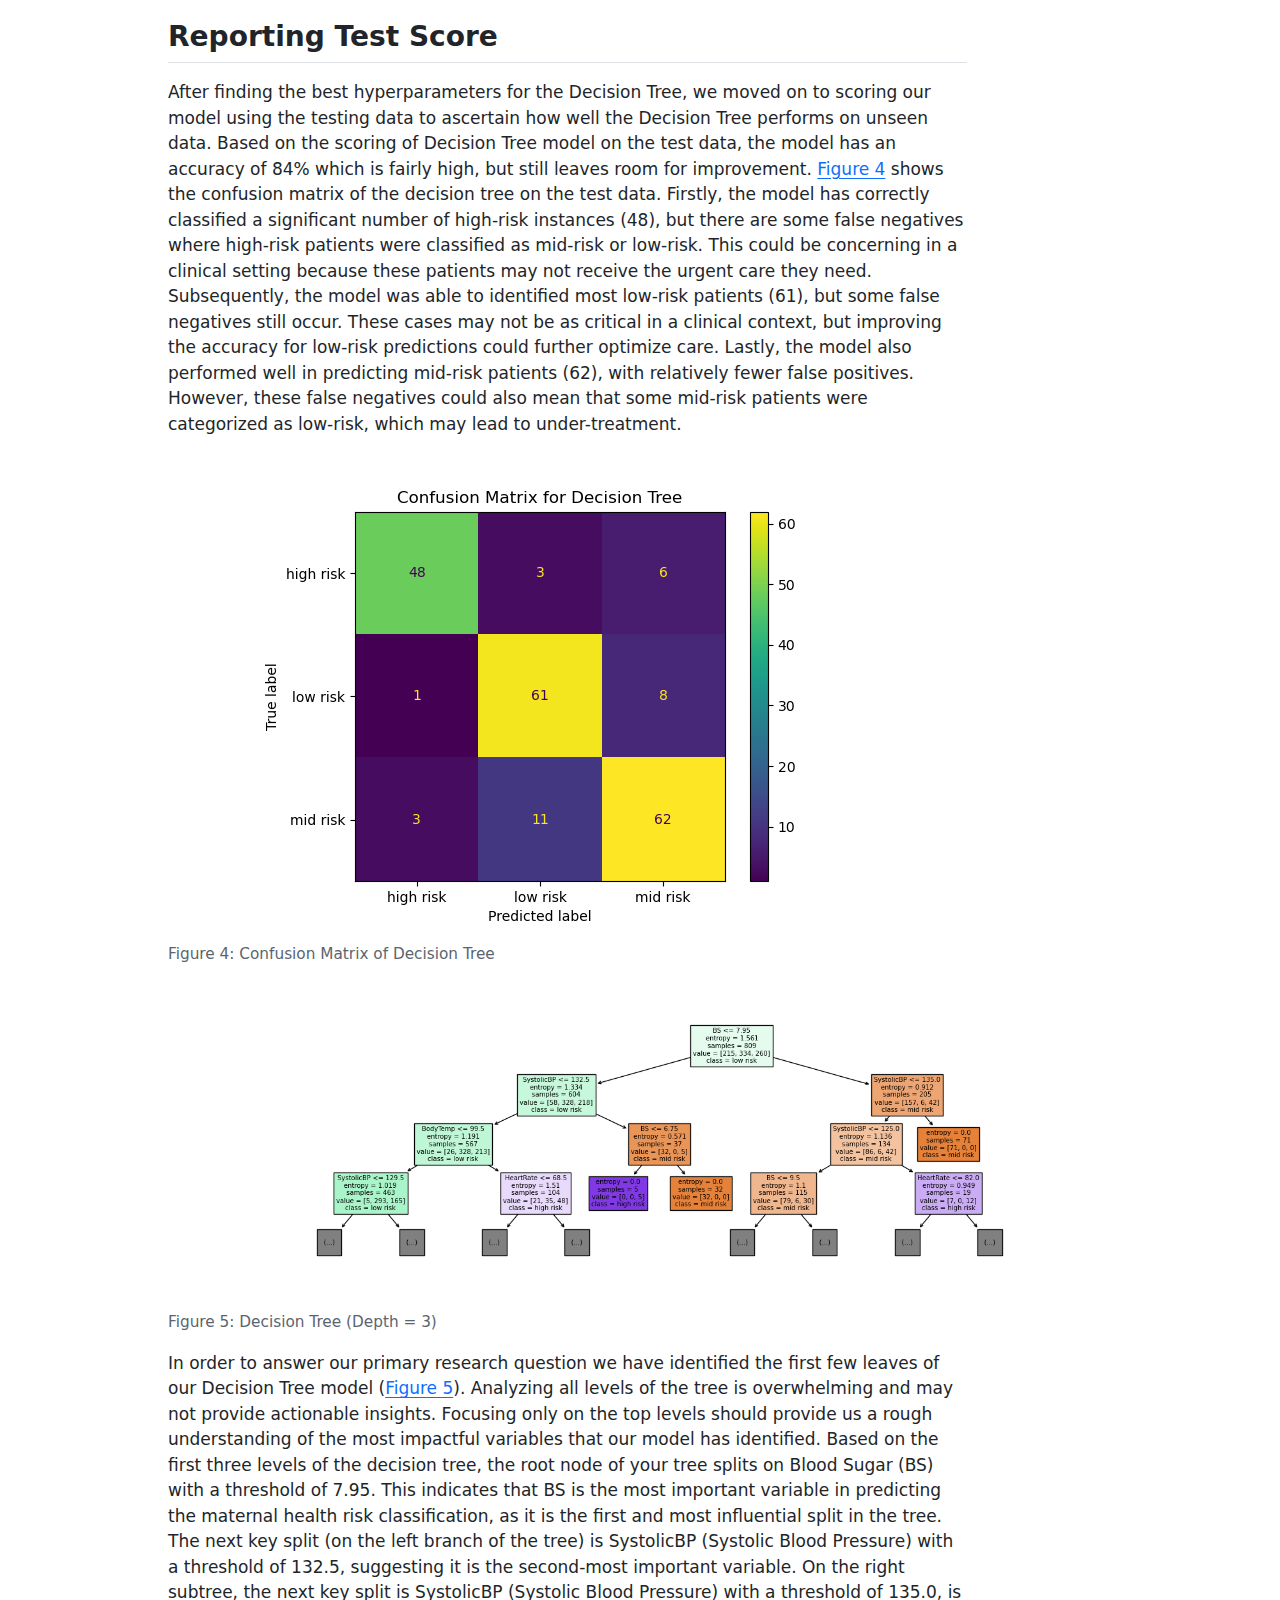
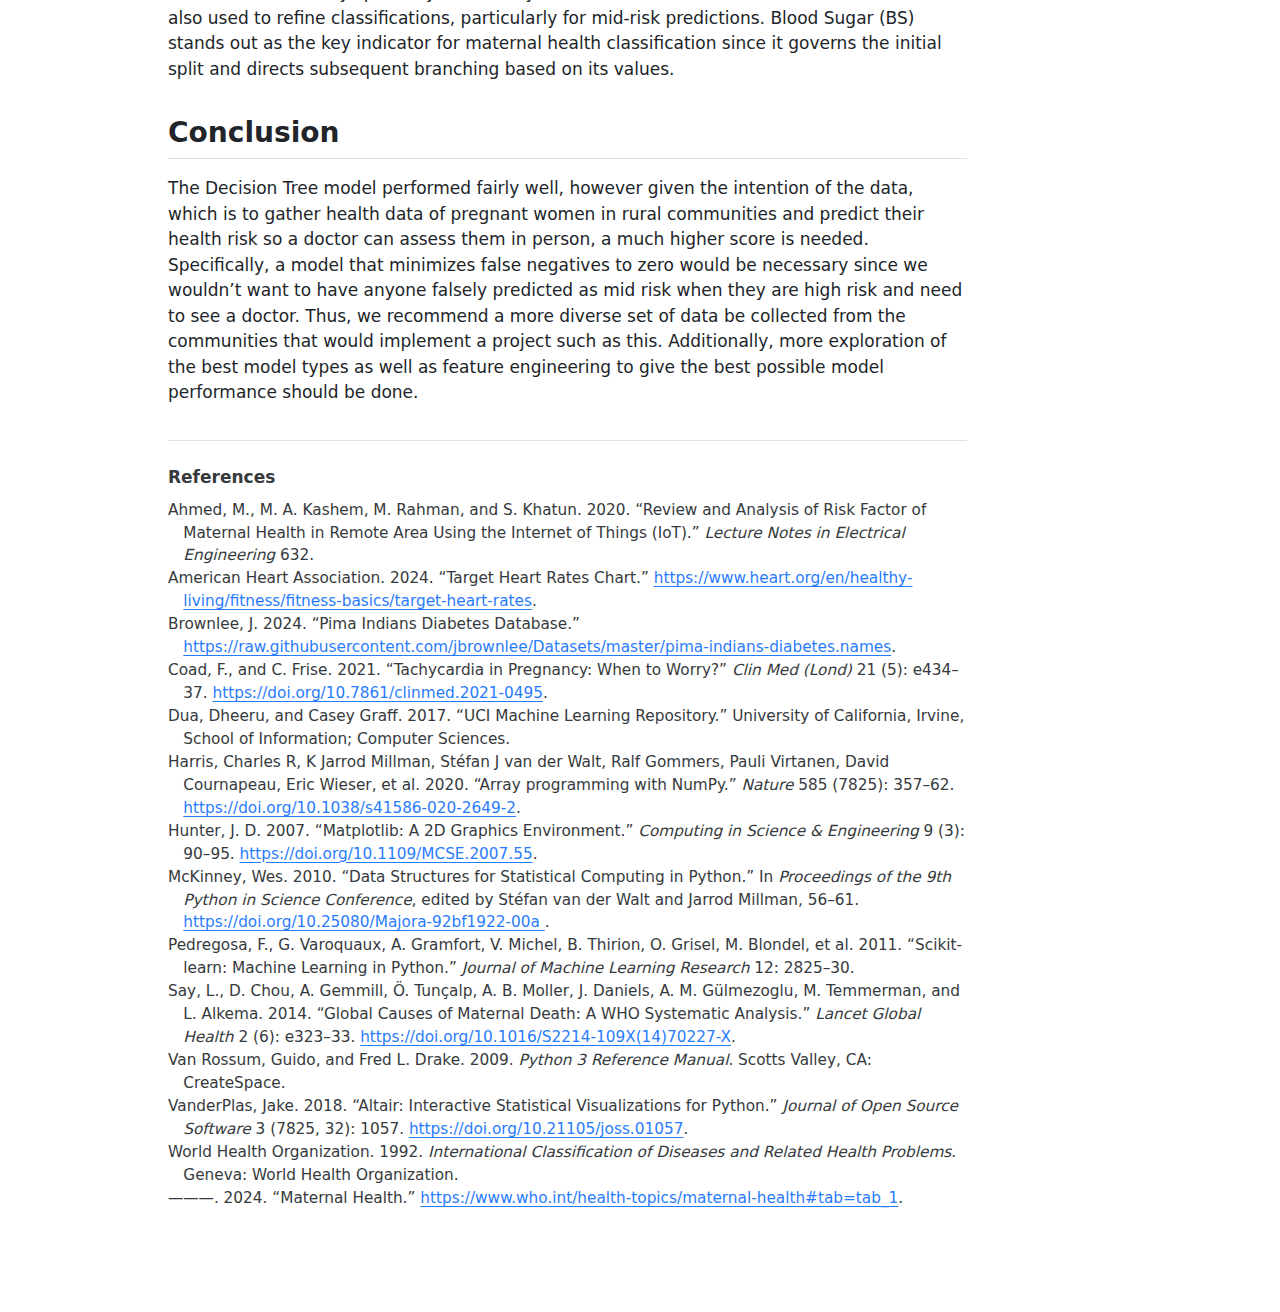
<file: maternal_health_classification.html>
<!DOCTYPE html>
<html xmlns="http://www.w3.org/1999/xhtml" lang="en" xml:lang="en"><head>

<meta charset="utf-8">
<meta name="generator" content="quarto-1.5.57">

<meta name="viewport" content="width=device-width, initial-scale=1.0, user-scalable=yes">


<title>Classification Model for identifying Maternal Health Risk</title>
<style>
code{white-space: pre-wrap;}
span.smallcaps{font-variant: small-caps;}
div.columns{display: flex; gap: min(4vw, 1.5em);}
div.column{flex: auto; overflow-x: auto;}
div.hanging-indent{margin-left: 1.5em; text-indent: -1.5em;}
ul.task-list{list-style: none;}
ul.task-list li input[type="checkbox"] {
  width: 0.8em;
  margin: 0 0.8em 0.2em -1em; /* quarto-specific, see https://github.com/quarto-dev/quarto-cli/issues/4556 */ 
  vertical-align: middle;
}
/* CSS for citations */
div.csl-bib-body { }
div.csl-entry {
  clear: both;
  margin-bottom: 0em;
}
.hanging-indent div.csl-entry {
  margin-left:2em;
  text-indent:-2em;
}
div.csl-left-margin {
  min-width:2em;
  float:left;
}
div.csl-right-inline {
  margin-left:2em;
  padding-left:1em;
}
div.csl-indent {
  margin-left: 2em;
}</style>


<script src="maternal_health_classification_files/libs/clipboard/clipboard.min.js"></script>
<script src="maternal_health_classification_files/libs/quarto-html/quarto.js"></script>
<script src="maternal_health_classification_files/libs/quarto-html/popper.min.js"></script>
<script src="maternal_health_classification_files/libs/quarto-html/tippy.umd.min.js"></script>
<script src="maternal_health_classification_files/libs/quarto-html/anchor.min.js"></script>
<link href="maternal_health_classification_files/libs/quarto-html/tippy.css" rel="stylesheet">
<link href="maternal_health_classification_files/libs/quarto-html/quarto-syntax-highlighting.css" rel="stylesheet" id="quarto-text-highlighting-styles">
<script src="maternal_health_classification_files/libs/bootstrap/bootstrap.min.js"></script>
<link href="maternal_health_classification_files/libs/bootstrap/bootstrap-icons.css" rel="stylesheet">
<link href="maternal_health_classification_files/libs/bootstrap/bootstrap.min.css" rel="stylesheet" id="quarto-bootstrap" data-mode="light">


</head>

<body>

<div id="quarto-content" class="page-columns page-rows-contents page-layout-article">
<div id="quarto-margin-sidebar" class="sidebar margin-sidebar">
  <nav id="TOC" role="doc-toc" class="toc-active">
    <h2 id="toc-title">Table of contents</h2>
   
  <ul class="collapse">
  <li><a href="#summary" id="toc-summary" class="nav-link active" data-scroll-target="#summary">Summary</a></li>
  <li><a href="#introduction" id="toc-introduction" class="nav-link" data-scroll-target="#introduction">Introduction</a></li>
  <li><a href="#methods" id="toc-methods" class="nav-link" data-scroll-target="#methods">Methods</a>
  <ul class="collapse">
  <li><a href="#about-data" id="toc-about-data" class="nav-link" data-scroll-target="#about-data">About Data</a></li>
  <li><a href="#analysis" id="toc-analysis" class="nav-link" data-scroll-target="#analysis">Analysis</a></li>
  </ul></li>
  <li><a href="#results-and-discussion" id="toc-results-and-discussion" class="nav-link" data-scroll-target="#results-and-discussion">Results and Discussion</a>
  <ul class="collapse">
  <li><a href="#model-comparison" id="toc-model-comparison" class="nav-link" data-scroll-target="#model-comparison">Model Comparison</a></li>
  <li><a href="#reporting-test-score" id="toc-reporting-test-score" class="nav-link" data-scroll-target="#reporting-test-score">Reporting Test Score</a></li>
  <li><a href="#conclusion" id="toc-conclusion" class="nav-link" data-scroll-target="#conclusion">Conclusion</a></li>
  </ul></li>
  <li><a href="#references" id="toc-references" class="nav-link" data-scroll-target="#references">References</a></li>
  </ul>
<div class="quarto-alternate-formats"><h2>Other Formats</h2><ul><li><a href="../maternal_health_classification.pdf"><i class="bi bi-file-pdf"></i>PDF</a></li></ul></div></nav>
</div>
<main class="content" id="quarto-document-content">

<header id="title-block-header" class="quarto-title-block default">
<div class="quarto-title">
<h1 class="title">Classification Model for identifying Maternal Health Risk</h1>
</div>



<div class="quarto-title-meta">

    
  
    
  </div>
  


</header>


<p>Shannon Pflueger, Nelli Hovhannisyan, Joseph Lim</p>
<section id="summary" class="level1">
<h1>Summary</h1>
<p>In this project we are comparing multiple classification models to predict pregnant women’s maternal health risk as low, medium or high from their health data. Maternal health broadly refers to overall health of women during their pregnancy, child birth and their post-natal period <span class="citation" data-cites="who_maternal_health">(<a href="#ref-who_maternal_health" role="doc-biblioref">World Health Organization 2024</a>)</span>. A variety of complications can arise during pregnancy, childbirth and soon after that result in maternal death. The World Health Organization defines maternal mortality as “the death of a woman whilst pregnant or within 42 days of delivery or termination of pregnancy, from any cause related to, or aggravated by pregnancy or its management, but excluding deaths from incidental or accidental causes” <span class="citation" data-cites="who_1992">(<a href="#ref-who_1992" role="doc-biblioref">World Health Organization 1992</a>)</span>. Thus, maternal health risk refers to the approximate risk level of a woman’s health while pregnant or soon after birth. With our chosen model we aim to identify some key indicators that predict higher maternal health risk. In rural communities where it is costly and difficult to provide consistent medical care, having a method to predict maternal health risk from minimally invasive methods could be greatly beneficial in improving health outcomes for mothers and babies alike <span class="citation" data-cites="maternal_risk_review">(<a href="#ref-maternal_risk_review" role="doc-biblioref">Ahmed et al. 2020</a>)</span>. After some initial exploration of classification models we settled on the Decision Tree algorithm for its easily interpretable model and relatively high accuracy score. Based on this Decision Tree model a key indicator of increased maternal health risk was blood sugar. The decision tree our model built based on the dataset suggests that blood sugar higher than 7.95 mmol/l is correlated with a high maternal health risk. However, the model does seem to struggle with classifying low vs.&nbsp;medium maternal health risk. While this is a great first step the model accuracy is not accurate enough to be used in a medical context yet. More research and modelling (perhaps with different models) should be done before deploying this technology in rural communities. Additionally, it should be noted that since this dataset contains health data only from a Pima Indians Diabetes Database the model have may learned a bias specific to unknown genetic factors present in this sample. Thus, a much larger dataset with a diverse sample set should be used to train the model before it is utilized in any communities.</p>
</section>
<section id="introduction" class="level1">
<h1>Introduction</h1>
<p>Maternal health remains a critical issue worldwide, especially in rural regions and among lower-middle-class families in emerging countries. The lack of access to proper healthcare, inadequate information about maternal care, and insufficient monitoring during pregnancy contribute to high maternal mortality rates <span class="citation" data-cites="maternal_death_causes">(<a href="#ref-maternal_death_causes" role="doc-biblioref">Say et al. 2014</a>)</span>. The significance of timely interventions and constant monitoring during pregnancy cannot be overstated, as each moment is crucial to ensuring the health and safety of both the mother and the baby. This report investigates maternal health risks using exploratory data analysis and classification techniques such as Logistic regression, SVC, Naive Bayes, and Decision Tree to identify key factors that contribute to risk during pregnancy.</p>
<p>The primary question addressed in this project is: What are the key indicators that predict maternal health risks during pregnancy?</p>
<p>To answer this question, a dataset containing information on various non-invasive maternal health factors was used. Leading to the goal of the project which is to create a predictive model that can evaluate the risk factors associated with pregnancy.</p>
</section>
<section id="methods" class="level1">
<h1>Methods</h1>
<section id="about-data" class="level2">
<h2 class="anchored" data-anchor-id="about-data">About Data</h2>
<p>This dataset was sourced from the <span class="citation" data-cites="UCI">Dua and Graff (<a href="#ref-UCI" role="doc-biblioref">2017</a>)</span>. It was collected from rural areas of Bangladesh from various hospitals, community clinics, and maternal healthcare centers; each row in this dataset is health data from a pregnant woman from the Pima Indians Diabetes Database <span class="citation" data-cites="Pima_indians_data">(<a href="#ref-Pima_indians_data" role="doc-biblioref">Brownlee 2024</a>)</span>. The dataset collects various non-invasive health data with a goal of predicting maternal health risk at the levels of high, medium, or low. Each row of the data represents the health data for a pregnant woman in rural Bangladesh. Classification for each observation in the dataset was done with help from Dr.&nbsp;Shirin Shabnam <span class="citation" data-cites="maternal_risk_review">(<a href="#ref-maternal_risk_review" role="doc-biblioref">Ahmed et al. 2020</a>)</span>.</p>
<p>Column descriptions:</p>
<ul>
<li>Age: Age in years when a woman is pregnant.</li>
<li>SystolicBP: Upper value of Blood Pressure in mmHg, another significant attribute during pregnancy.</li>
<li>DiastolicBP: Lower value of Blood Pressure in mmHg, another significant attribute during pregnancy.</li>
<li>BS: Blood glucose levels, in molar concentration, mmol/L.</li>
<li>HeartRate: A normal resting heart rate in beats per minute.</li>
<li>Risk Level: Predicted Risk Intensity Level during pregnancy considering the previous attribute.</li>
</ul>
</section>
<section id="analysis" class="level2">
<h2 class="anchored" data-anchor-id="analysis">Analysis</h2>
<p>To answer our research question we explored several different machine learning models including: Gaussian Bayes, Logistic Regression, Decision Tree, and RBF-SVC, and compared the cross validation results to choose the best one. To accomplish this we used <span class="citation" data-cites="Python">Van Rossum and Drake (<a href="#ref-Python" role="doc-biblioref">2009</a>)</span> for our analysis, more specifically we used the following packages: Numpy <span class="citation" data-cites="numpy">(<a href="#ref-numpy" role="doc-biblioref">Harris et al. 2020</a>)</span>, Altair <span class="citation" data-cites="altair">(<a href="#ref-altair" role="doc-biblioref">VanderPlas 2018</a>)</span>, Pandas <span class="citation" data-cites="pandas">(<a href="#ref-pandas" role="doc-biblioref">McKinney 2010</a>)</span>, Matplotlib <span class="citation" data-cites="matplotlib">(<a href="#ref-matplotlib" role="doc-biblioref">Hunter 2007</a>)</span>, and Scikit-learn <span class="citation" data-cites="scikit-learn">(<a href="#ref-scikit-learn" role="doc-biblioref">Pedregosa et al. 2011</a>)</span>. We drop two rows from our dataset which contain data that is out of normal range (a heart rate of 7 beats per minute). This is clearly an error since humans on average have a heart rate between 60-100 bpm <span class="citation" data-cites="heart_rates">(<a href="#ref-heart_rates" role="doc-biblioref">American Heart Association 2024</a>)</span>. Moreover, heart rate during pregnancy typically increases on average, for various reasons, though there is no clear upper limit defined to be normal <span class="citation" data-cites="pregnancy_tachycardia">(<a href="#ref-pregnancy_tachycardia" role="doc-biblioref">Coad and Frise 2021</a>)</span>. Our dataset has a number of rows that seem to be duplicated, however, after some data exploration we have decided to keep these duplicated rows because we believe them to be from different people with the same data. Since there are only 5 columns with whole numbers and one column with an integer to only one decimal point we feel it is likely that multiple people had the same data. Additionally, we were able to check the csv file and see that the duplicate rows are far from each other rather than one after another, so we are postulating that they were indeed different individuals who happened to have the same age, blood pressure, body temperature, blood sugar, and risk level.</p>
</section>
</section>
<section id="results-and-discussion" class="level1">
<h1>Results and Discussion</h1>
<p>We began with a general exploration of our data. Based on the summaries from <a href="#tbl-df_describe" class="quarto-xref">Table&nbsp;1</a> and <a href="#tbl-df_info" class="quarto-xref">Table&nbsp;2</a>, we observe that there are no missing values, and all features, except for the target variable, are numeric.</p>
<div class="cell" data-execution_count="2">
<div id="tbl-df_describe" class="cell quarto-float quarto-figure quarto-figure-center anchored" data-execution_count="2">
<figure class="quarto-float quarto-float-tbl figure">
<figcaption class="quarto-float-caption-top quarto-float-caption quarto-float-tbl" id="tbl-df_describe-caption-0ceaefa1-69ba-4598-a22c-09a6ac19f8ca">
Table&nbsp;1: Description of the maternal risk dataset.
</figcaption>
<div aria-describedby="tbl-df_describe-caption-0ceaefa1-69ba-4598-a22c-09a6ac19f8ca">
<div class="cell-output cell-output-display cell-output-markdown" data-execution_count="2">
<table class="do-not-create-environment cell caption-top table table-sm table-striped small">
<colgroup>
<col style="width: 13%">
<col style="width: 17%">
<col style="width: 16%">
<col style="width: 10%">
<col style="width: 10%">
<col style="width: 10%">
<col style="width: 10%">
<col style="width: 10%">
</colgroup>
<thead>
<tr class="header">
<th style="text-align: right;">count</th>
<th style="text-align: right;">mean</th>
<th style="text-align: right;">std</th>
<th style="text-align: right;">min</th>
<th style="text-align: right;">25%</th>
<th style="text-align: right;">50%</th>
<th style="text-align: right;">75%</th>
<th style="text-align: right;">max</th>
</tr>
</thead>
<tbody>
<tr class="odd">
<td style="text-align: right;">809</td>
<td style="text-align: right;">29.6527</td>
<td style="text-align: right;">13.375</td>
<td style="text-align: right;">10</td>
<td style="text-align: right;">19</td>
<td style="text-align: right;">25</td>
<td style="text-align: right;">39</td>
<td style="text-align: right;">70</td>
</tr>
<tr class="even">
<td style="text-align: right;">809</td>
<td style="text-align: right;">113.267</td>
<td style="text-align: right;">18.4067</td>
<td style="text-align: right;">70</td>
<td style="text-align: right;">99</td>
<td style="text-align: right;">120</td>
<td style="text-align: right;">120</td>
<td style="text-align: right;">160</td>
</tr>
<tr class="odd">
<td style="text-align: right;">809</td>
<td style="text-align: right;">76.4796</td>
<td style="text-align: right;">13.9469</td>
<td style="text-align: right;">49</td>
<td style="text-align: right;">65</td>
<td style="text-align: right;">80</td>
<td style="text-align: right;">90</td>
<td style="text-align: right;">100</td>
</tr>
<tr class="even">
<td style="text-align: right;">809</td>
<td style="text-align: right;">8.68393</td>
<td style="text-align: right;">3.2567</td>
<td style="text-align: right;">6</td>
<td style="text-align: right;">6.9</td>
<td style="text-align: right;">7.5</td>
<td style="text-align: right;">8</td>
<td style="text-align: right;">19</td>
</tr>
<tr class="odd">
<td style="text-align: right;">809</td>
<td style="text-align: right;">98.6457</td>
<td style="text-align: right;">1.35903</td>
<td style="text-align: right;">98</td>
<td style="text-align: right;">98</td>
<td style="text-align: right;">98</td>
<td style="text-align: right;">98</td>
<td style="text-align: right;">103</td>
</tr>
<tr class="even">
<td style="text-align: right;">809</td>
<td style="text-align: right;">74.4845</td>
<td style="text-align: right;">7.51122</td>
<td style="text-align: right;">60</td>
<td style="text-align: right;">70</td>
<td style="text-align: right;">76</td>
<td style="text-align: right;">80</td>
<td style="text-align: right;">90</td>
</tr>
<tr class="odd">
<td style="text-align: right;">809</td>
<td style="text-align: right;">0.852905</td>
<td style="text-align: right;">0.811044</td>
<td style="text-align: right;">0</td>
<td style="text-align: right;">0</td>
<td style="text-align: right;">1</td>
<td style="text-align: right;">2</td>
<td style="text-align: right;">2</td>
</tr>
</tbody>
</table>
</div>
</div>
</figure>
</div>
</div>
<div class="cell" data-execution_count="3">
<div id="tbl-df_info" class="cell quarto-float quarto-figure quarto-figure-center anchored" data-execution_count="3">
<figure class="quarto-float quarto-float-tbl figure">
<figcaption class="quarto-float-caption-top quarto-float-caption quarto-float-tbl" id="tbl-df_info-caption-0ceaefa1-69ba-4598-a22c-09a6ac19f8ca">
Table&nbsp;2: Information of the maternal risk dataset.
</figcaption>
<div aria-describedby="tbl-df_info-caption-0ceaefa1-69ba-4598-a22c-09a6ac19f8ca">
<div class="cell-output cell-output-display cell-output-markdown" data-execution_count="3">
<table class="do-not-create-environment cell caption-top table table-sm table-striped small">
<thead>
<tr class="header">
<th style="text-align: left;">Column</th>
<th style="text-align: right;">Non-Null Count</th>
<th style="text-align: left;">Data Type</th>
</tr>
</thead>
<tbody>
<tr class="odd">
<td style="text-align: left;">Age</td>
<td style="text-align: right;">809</td>
<td style="text-align: left;">int64</td>
</tr>
<tr class="even">
<td style="text-align: left;">SystolicBP</td>
<td style="text-align: right;">809</td>
<td style="text-align: left;">int64</td>
</tr>
<tr class="odd">
<td style="text-align: left;">DiastolicBP</td>
<td style="text-align: right;">809</td>
<td style="text-align: left;">int64</td>
</tr>
<tr class="even">
<td style="text-align: left;">BS</td>
<td style="text-align: right;">809</td>
<td style="text-align: left;">float64</td>
</tr>
<tr class="odd">
<td style="text-align: left;">BodyTemp</td>
<td style="text-align: right;">809</td>
<td style="text-align: left;">float64</td>
</tr>
<tr class="even">
<td style="text-align: left;">HeartRate</td>
<td style="text-align: right;">809</td>
<td style="text-align: left;">int64</td>
</tr>
<tr class="odd">
<td style="text-align: left;">RiskLevel</td>
<td style="text-align: right;">809</td>
<td style="text-align: left;">object</td>
</tr>
</tbody>
</table>
</div>
</div>
</figure>
</div>
</div>
<p>Although the dataset has a relatively small number of observations (<a href="#tbl-df_shape" class="quarto-xref">Table&nbsp;3</a>), it should still be sufficient for initial modeling efforts.</p>
<div class="cell" data-execution_count="4">
<div id="tbl-df_shape" class="cell quarto-float quarto-figure quarto-figure-center anchored" data-execution_count="4">
<figure class="quarto-float quarto-float-tbl figure">
<figcaption class="quarto-float-caption-top quarto-float-caption quarto-float-tbl" id="tbl-df_shape-caption-0ceaefa1-69ba-4598-a22c-09a6ac19f8ca">
Table&nbsp;3: Shape of the maternal risk dataset.
</figcaption>
<div aria-describedby="tbl-df_shape-caption-0ceaefa1-69ba-4598-a22c-09a6ac19f8ca">
<div class="cell-output cell-output-display cell-output-markdown" data-execution_count="4">
<table class="do-not-create-environment cell caption-top table table-sm table-striped small">
<thead>
<tr class="header">
<th style="text-align: left;">Metric</th>
<th style="text-align: right;">Value</th>
</tr>
</thead>
<tbody>
<tr class="odd">
<td style="text-align: left;">Rows</td>
<td style="text-align: right;">809</td>
</tr>
<tr class="even">
<td style="text-align: left;">Columns</td>
<td style="text-align: right;">7</td>
</tr>
</tbody>
</table>
</div>
</div>
</figure>
</div>
</div>
<p>From the <a href="#fig-countplot_of_risk_level" class="quarto-xref">Figure&nbsp;1</a>, we can observe that the data is relatively balanced, with the “high risk” category having the fewest observations and the “low risk” category having the most.</p>
<div id="fig-countplot_of_risk_level" class="quarto-float quarto-figure quarto-figure-center anchored">
<figure class="quarto-float quarto-float-fig figure">
<div aria-describedby="fig-countplot_of_risk_level-caption-0ceaefa1-69ba-4598-a22c-09a6ac19f8ca">
<img src="../results/figures/countplot_of_risk_level.png" class="img-fluid figure-img" style="width:80.0%">
</div>
<figcaption class="quarto-float-caption-bottom quarto-float-caption quarto-float-fig" id="fig-countplot_of_risk_level-caption-0ceaefa1-69ba-4598-a22c-09a6ac19f8ca">
Figure&nbsp;1: Countplot of the Risk Level variable
</figcaption>
</figure>
</div>
<p>Let’s discuss some of the relationships observed in the heatmap of the dataset seen in <a href="#fig-heatmap_of_the_maternal_health" class="quarto-xref">Figure&nbsp;2</a>:</p>
<ul>
<li>The “Risk Level,” our target variable, shows a noticeable correlation with “Blood Pressure.” This suggests that individuals with higher or lower blood pressure levels may fall into distinct risk categories. As a result, “Blood Pressure” could be an important predictor in the later stages of our analysis.</li>
<li>The systolic (upper) and diastolic (lower) blood pressure values exhibit a strong correlation, which is expected since both are closely related physiological metrics. Although we might have considered dropping one of them, the correlation remains below 0.8, so we will retain both, as they may still provide valuable insights when combined with other features.</li>
</ul>
<div id="fig-heatmap_of_the_maternal_health" class="quarto-float quarto-figure quarto-figure-center anchored">
<figure class="quarto-float quarto-float-fig figure">
<div aria-describedby="fig-heatmap_of_the_maternal_health-caption-0ceaefa1-69ba-4598-a22c-09a6ac19f8ca">
<img src="../results/figures/heatmap_of_the_maternal_health.png" class="img-fluid figure-img" style="width:70.0%">
</div>
<figcaption class="quarto-float-caption-bottom quarto-float-caption quarto-float-fig" id="fig-heatmap_of_the_maternal_health-caption-0ceaefa1-69ba-4598-a22c-09a6ac19f8ca">
Figure&nbsp;2: Heatmap of the Maternal Health Dataset
</figcaption>
</figure>
</div>
<p>We can see from the boxplots (<a href="#fig-boxplot_by_risk_level" class="quarto-xref">Figure&nbsp;3</a>) that women in the high-risk group generally have higher values across all our features. For example, older women are more likely to be classified as high risk. Additionally, the high-risk group shows a wider range for upper blood pressure and blood glucose levels, with the median value being slightly higher than that of the other groups. Another observation here is that there are quite a lot of outliers for the low risk category.</p>
<div id="fig-boxplot_by_risk_level" class="quarto-float quarto-figure quarto-figure-center anchored">
<figure class="quarto-float quarto-float-fig figure">
<div aria-describedby="fig-boxplot_by_risk_level-caption-0ceaefa1-69ba-4598-a22c-09a6ac19f8ca">
<img src="../results/figures/boxplot_by_risk_level.png" style="width:70.0%;height:60.0%" class="figure-img">
</div>
<figcaption class="quarto-float-caption-bottom quarto-float-caption quarto-float-fig" id="fig-boxplot_by_risk_level-caption-0ceaefa1-69ba-4598-a22c-09a6ac19f8ca">
Figure&nbsp;3: Boxplot of the Maternal Health Dataset
</figcaption>
</figure>
</div>
<section id="model-comparison" class="level2">
<h2 class="anchored" data-anchor-id="model-comparison">Model Comparison</h2>
<p>In choosing a classifier model we tried several including: Gaussian Bayes, Logistic Regression, Decision Tree, RBF-SVC. We also included a Dummy Classifier to compare our model to. In <a href="#tbl-summary_cv_scores" class="quarto-xref">Table&nbsp;4</a> you can see that the Gaussian Bayes scored the lowest, with a validation score of 0.598 (+/- 0.033). Next was the Logistic Regression model with a validation score of 0.611 (+/- 0.048), close behind was the RBF-SVM model with a validation score of 0.699 (+/- 0.060). And finally, the best performing model was the Decision Tree Classifier with a validation score of 0.822 (+/- 0.048). After choosing the Decision Tree as our model we performed hyperparamter tuning with RandomSearchCV to choose the best max depth, and the split criterion. From this search we found the best validation score with a max depth of 14, and the split criterion entropy.</p>
<div class="cell" data-execution_count="6">
<div id="tbl-summary_cv_scores" class="cell quarto-float quarto-figure quarto-figure-center anchored" data-execution_count="6">
<figure class="quarto-float quarto-float-tbl figure">
<figcaption class="quarto-float-caption-top quarto-float-caption quarto-float-tbl" id="tbl-summary_cv_scores-caption-0ceaefa1-69ba-4598-a22c-09a6ac19f8ca">
Table&nbsp;4: Cross validation scores of models.
</figcaption>
<div aria-describedby="tbl-summary_cv_scores-caption-0ceaefa1-69ba-4598-a22c-09a6ac19f8ca">
<div class="cell-output cell-output-display cell-output-markdown" data-execution_count="6">
<table class="do-not-create-environment cell caption-top table table-sm table-striped small">
<colgroup>
<col style="width: 21%">
<col style="width: 19%">
<col style="width: 19%">
<col style="width: 19%">
<col style="width: 19%">
</colgroup>
<thead>
<tr class="header">
<th style="text-align: left;">Models</th>
<th style="text-align: left;">fit_time</th>
<th style="text-align: left;">score_time</th>
<th style="text-align: left;">test_score</th>
<th style="text-align: left;">train_score</th>
</tr>
</thead>
<tbody>
<tr class="odd">
<td style="text-align: left;">Dummy Classifier</td>
<td style="text-align: left;">0.003 (+/- 0.001)</td>
<td style="text-align: left;">0.002 (+/- 0.001)</td>
<td style="text-align: left;">0.413 (+/- 0.006)</td>
<td style="text-align: left;">0.413 (+/- 0.001)</td>
</tr>
<tr class="even">
<td style="text-align: left;">Gaussian Bayes</td>
<td style="text-align: left;">0.004 (+/- 0.001)</td>
<td style="text-align: left;">0.002 (+/- 0.000)</td>
<td style="text-align: left;">0.598 (+/- 0.033)</td>
<td style="text-align: left;">0.607 (+/- 0.004)</td>
</tr>
<tr class="odd">
<td style="text-align: left;">Decision Tree</td>
<td style="text-align: left;">0.007 (+/- 0.006)</td>
<td style="text-align: left;">0.002 (+/- 0.001)</td>
<td style="text-align: left;">0.822 (+/- 0.048)</td>
<td style="text-align: left;">0.930 (+/- 0.004)</td>
</tr>
<tr class="even">
<td style="text-align: left;">RBF SVM</td>
<td style="text-align: left;">0.031 (+/- 0.005)</td>
<td style="text-align: left;">0.005 (+/- 0.001)</td>
<td style="text-align: left;">0.699 (+/- 0.060)</td>
<td style="text-align: left;">0.718 (+/- 0.006)</td>
</tr>
<tr class="odd">
<td style="text-align: left;">Logistic Regression</td>
<td style="text-align: left;">0.015 (+/- 0.014)</td>
<td style="text-align: left;">0.002 (+/- 0.001)</td>
<td style="text-align: left;">0.611 (+/- 0.048)</td>
<td style="text-align: left;">0.616 (+/- 0.009)</td>
</tr>
</tbody>
</table>
</div>
</div>
</figure>
</div>
</div>
</section>
<section id="reporting-test-score" class="level2">
<h2 class="anchored" data-anchor-id="reporting-test-score">Reporting Test Score</h2>
<p>After finding the best hyperparameters for the Decision Tree, we moved on to scoring our model using the testing data to ascertain how well the Decision Tree performs on unseen data. Based on the scoring of Decision Tree model on the test data, the model has an accuracy of 84% which is fairly high, but still leaves room for improvement. <a href="#fig-confusion_matrix_dt" class="quarto-xref">Figure&nbsp;4</a> shows the confusion matrix of the decision tree on the test data. Firstly, the model has correctly classified a significant number of high-risk instances (48), but there are some false negatives where high-risk patients were classified as mid-risk or low-risk. This could be concerning in a clinical setting because these patients may not receive the urgent care they need. Subsequently, the model was able to identified most low-risk patients (61), but some false negatives still occur. These cases may not be as critical in a clinical context, but improving the accuracy for low-risk predictions could further optimize care. Lastly, the model also performed well in predicting mid-risk patients (62), with relatively fewer false positives. However, these false negatives could also mean that some mid-risk patients were categorized as low-risk, which may lead to under-treatment.</p>
<div id="fig-confusion_matrix_dt" class="quarto-float quarto-figure quarto-figure-center anchored">
<figure class="quarto-float quarto-float-fig figure">
<div aria-describedby="fig-confusion_matrix_dt-caption-0ceaefa1-69ba-4598-a22c-09a6ac19f8ca">
<img src="../results/figures/confusion_matrix.png" class="img-fluid figure-img">
</div>
<figcaption class="quarto-float-caption-bottom quarto-float-caption quarto-float-fig" id="fig-confusion_matrix_dt-caption-0ceaefa1-69ba-4598-a22c-09a6ac19f8ca">
Figure&nbsp;4: Confusion Matrix of Decision Tree
</figcaption>
</figure>
</div>
<div id="fig-decision_tree" class="quarto-float quarto-figure quarto-figure-center anchored">
<figure class="quarto-float quarto-float-fig figure">
<div aria-describedby="fig-decision_tree-caption-0ceaefa1-69ba-4598-a22c-09a6ac19f8ca">
<img src="../results/figures/decision_tree.png" style="width:120.0%;height:110.0%" class="figure-img">
</div>
<figcaption class="quarto-float-caption-bottom quarto-float-caption quarto-float-fig" id="fig-decision_tree-caption-0ceaefa1-69ba-4598-a22c-09a6ac19f8ca">
Figure&nbsp;5: Decision Tree (Depth = 3)
</figcaption>
</figure>
</div>
<p>In order to answer our primary research question we have identified the first few leaves of our Decision Tree model (<a href="#fig-decision_tree" class="quarto-xref">Figure&nbsp;5</a>). Analyzing all levels of the tree is overwhelming and may not provide actionable insights. Focusing only on the top levels should provide us a rough understanding of the most impactful variables that our model has identified. Based on the first three levels of the decision tree, the root node of your tree splits on Blood Sugar (BS) with a threshold of 7.95. This indicates that BS is the most important variable in predicting the maternal health risk classification, as it is the first and most influential split in the tree. The next key split (on the left branch of the tree) is SystolicBP (Systolic Blood Pressure) with a threshold of 132.5, suggesting it is the second-most important variable. On the right subtree, the next key split is SystolicBP (Systolic Blood Pressure) with a threshold of 135.0, is also used to refine classifications, particularly for mid-risk predictions. Blood Sugar (BS) stands out as the key indicator for maternal health classification since it governs the initial split and directs subsequent branching based on its values.</p>
</section>
<section id="conclusion" class="level2">
<h2 class="anchored" data-anchor-id="conclusion">Conclusion</h2>
<p>The Decision Tree model performed fairly well, however given the intention of the data, which is to gather health data of pregnant women in rural communities and predict their health risk so a doctor can assess them in person, a much higher score is needed. Specifically, a model that minimizes false negatives to zero would be necessary since we wouldn’t want to have anyone falsely predicted as mid risk when they are high risk and need to see a doctor. Thus, we recommend a more diverse set of data be collected from the communities that would implement a project such as this. Additionally, more exploration of the best model types as well as feature engineering to give the best possible model performance should be done.</p>
</section>
</section>
<section id="references" class="level1 unnumbered">


</section>

<div id="quarto-appendix" class="default"><section class="quarto-appendix-contents" role="doc-bibliography" id="quarto-bibliography"><h2 class="anchored quarto-appendix-heading">References</h2><div id="refs" class="references csl-bib-body hanging-indent" data-entry-spacing="0" role="list">
<div id="ref-maternal_risk_review" class="csl-entry" role="listitem">
Ahmed, M., M. A. Kashem, M. Rahman, and S. Khatun. 2020. <span>“Review and Analysis of Risk Factor of Maternal Health in Remote Area Using the Internet of Things (IoT).”</span> <em>Lecture Notes in Electrical Engineering</em> 632.
</div>
<div id="ref-heart_rates" class="csl-entry" role="listitem">
American Heart Association. 2024. <span>“Target Heart Rates Chart.”</span> <a href="https://www.heart.org/en/healthy-living/fitness/fitness-basics/target-heart-rates" class="uri">https://www.heart.org/en/healthy-living/fitness/fitness-basics/target-heart-rates</a>.
</div>
<div id="ref-Pima_indians_data" class="csl-entry" role="listitem">
Brownlee, J. 2024. <span>“Pima Indians Diabetes Database.”</span> <a href="https://raw.githubusercontent.com/jbrownlee/Datasets/master/pima-indians-diabetes.names" class="uri">https://raw.githubusercontent.com/jbrownlee/Datasets/master/pima-indians-diabetes.names</a>.
</div>
<div id="ref-pregnancy_tachycardia" class="csl-entry" role="listitem">
Coad, F., and C. Frise. 2021. <span>“Tachycardia in Pregnancy: When to Worry?”</span> <em>Clin Med (Lond)</em> 21 (5): e434–37. <a href="https://doi.org/10.7861/clinmed.2021-0495">https://doi.org/10.7861/clinmed.2021-0495</a>.
</div>
<div id="ref-UCI" class="csl-entry" role="listitem">
Dua, Dheeru, and Casey Graff. 2017. <span>“UCI Machine Learning Repository.”</span> University of California, Irvine, School of Information; Computer Sciences.
</div>
<div id="ref-numpy" class="csl-entry" role="listitem">
Harris, Charles R, K Jarrod Millman, Stéfan J van der Walt, Ralf Gommers, Pauli Virtanen, David Cournapeau, Eric Wieser, et al. 2020. <span>“<span class="nocase">Array programming with NumPy</span>.”</span> <em>Nature</em> 585 (7825): 357–62. <a href="https://doi.org/10.1038/s41586-020-2649-2">https://doi.org/10.1038/s41586-020-2649-2</a>.
</div>
<div id="ref-matplotlib" class="csl-entry" role="listitem">
Hunter, J. D. 2007. <span>“Matplotlib: A 2D Graphics Environment.”</span> <em>Computing in Science &amp; Engineering</em> 9 (3): 90–95. <a href="https://doi.org/10.1109/MCSE.2007.55">https://doi.org/10.1109/MCSE.2007.55</a>.
</div>
<div id="ref-pandas" class="csl-entry" role="listitem">
McKinney, Wes. 2010. <span>“<span>D</span>ata <span>S</span>tructures for <span>S</span>tatistical <span>C</span>omputing in <span>P</span>ython.”</span> In <em><span>P</span>roceedings of the 9th <span>P</span>ython in <span>S</span>cience <span>C</span>onference</em>, edited by Stéfan van der Walt and Jarrod Millman, 56–61. <a href="https://doi.org/10.25080/Majora-92bf1922-00a ">https://doi.org/10.25080/Majora-92bf1922-00a </a>.
</div>
<div id="ref-scikit-learn" class="csl-entry" role="listitem">
Pedregosa, F., G. Varoquaux, A. Gramfort, V. Michel, B. Thirion, O. Grisel, M. Blondel, et al. 2011. <span>“<span class="nocase">Scikit-learn: Machine Learning in Python</span>.”</span> <em>Journal of Machine Learning Research</em> 12: 2825–30.
</div>
<div id="ref-maternal_death_causes" class="csl-entry" role="listitem">
Say, L., D. Chou, A. Gemmill, Ö. Tunçalp, A. B. Moller, J. Daniels, A. M. Gülmezoglu, M. Temmerman, and L. Alkema. 2014. <span>“Global Causes of Maternal Death: A WHO Systematic Analysis.”</span> <em>Lancet Global Health</em> 2 (6): e323–33. <a href="https://doi.org/10.1016/S2214-109X(14)70227-X">https://doi.org/10.1016/S2214-109X(14)70227-X</a>.
</div>
<div id="ref-Python" class="csl-entry" role="listitem">
Van Rossum, Guido, and Fred L. Drake. 2009. <em>Python 3 Reference Manual</em>. Scotts Valley, CA: CreateSpace.
</div>
<div id="ref-altair" class="csl-entry" role="listitem">
VanderPlas, Jake. 2018. <span>“Altair: Interactive Statistical Visualizations for Python.”</span> <em>Journal of Open Source Software</em> 3 (7825, 32): 1057. <a href="https://doi.org/10.21105/joss.01057">https://doi.org/10.21105/joss.01057</a>.
</div>
<div id="ref-who_1992" class="csl-entry" role="listitem">
World Health Organization. 1992. <em>International Classification of Diseases and Related Health Problems</em>. Geneva: World Health Organization.
</div>
<div id="ref-who_maternal_health" class="csl-entry" role="listitem">
———. 2024. <span>“Maternal Health.”</span> <a href="https://www.who.int/health-topics/maternal-health#tab=tab_1">https://www.who.int/health-topics/maternal-health#tab=tab_1</a>.
</div>
</div></section></div></main>
<!-- /main column -->
<script id="quarto-html-after-body" type="application/javascript">
window.document.addEventListener("DOMContentLoaded", function (event) {
  const toggleBodyColorMode = (bsSheetEl) => {
    const mode = bsSheetEl.getAttribute("data-mode");
    const bodyEl = window.document.querySelector("body");
    if (mode === "dark") {
      bodyEl.classList.add("quarto-dark");
      bodyEl.classList.remove("quarto-light");
    } else {
      bodyEl.classList.add("quarto-light");
      bodyEl.classList.remove("quarto-dark");
    }
  }
  const toggleBodyColorPrimary = () => {
    const bsSheetEl = window.document.querySelector("link#quarto-bootstrap");
    if (bsSheetEl) {
      toggleBodyColorMode(bsSheetEl);
    }
  }
  toggleBodyColorPrimary();  
  const icon = "";
  const anchorJS = new window.AnchorJS();
  anchorJS.options = {
    placement: 'right',
    icon: icon
  };
  anchorJS.add('.anchored');
  const isCodeAnnotation = (el) => {
    for (const clz of el.classList) {
      if (clz.startsWith('code-annotation-')) {                     
        return true;
      }
    }
    return false;
  }
  const onCopySuccess = function(e) {
    // button target
    const button = e.trigger;
    // don't keep focus
    button.blur();
    // flash "checked"
    button.classList.add('code-copy-button-checked');
    var currentTitle = button.getAttribute("title");
    button.setAttribute("title", "Copied!");
    let tooltip;
    if (window.bootstrap) {
      button.setAttribute("data-bs-toggle", "tooltip");
      button.setAttribute("data-bs-placement", "left");
      button.setAttribute("data-bs-title", "Copied!");
      tooltip = new bootstrap.Tooltip(button, 
        { trigger: "manual", 
          customClass: "code-copy-button-tooltip",
          offset: [0, -8]});
      tooltip.show();    
    }
    setTimeout(function() {
      if (tooltip) {
        tooltip.hide();
        button.removeAttribute("data-bs-title");
        button.removeAttribute("data-bs-toggle");
        button.removeAttribute("data-bs-placement");
      }
      button.setAttribute("title", currentTitle);
      button.classList.remove('code-copy-button-checked');
    }, 1000);
    // clear code selection
    e.clearSelection();
  }
  const getTextToCopy = function(trigger) {
      const codeEl = trigger.previousElementSibling.cloneNode(true);
      for (const childEl of codeEl.children) {
        if (isCodeAnnotation(childEl)) {
          childEl.remove();
        }
      }
      return codeEl.innerText;
  }
  const clipboard = new window.ClipboardJS('.code-copy-button:not([data-in-quarto-modal])', {
    text: getTextToCopy
  });
  clipboard.on('success', onCopySuccess);
  if (window.document.getElementById('quarto-embedded-source-code-modal')) {
    // For code content inside modals, clipBoardJS needs to be initialized with a container option
    // TODO: Check when it could be a function (https://github.com/zenorocha/clipboard.js/issues/860)
    const clipboardModal = new window.ClipboardJS('.code-copy-button[data-in-quarto-modal]', {
      text: getTextToCopy,
      container: window.document.getElementById('quarto-embedded-source-code-modal')
    });
    clipboardModal.on('success', onCopySuccess);
  }
    var localhostRegex = new RegExp(/^(?:http|https):\/\/localhost\:?[0-9]*\//);
    var mailtoRegex = new RegExp(/^mailto:/);
      var filterRegex = new RegExp('/' + window.location.host + '/');
    var isInternal = (href) => {
        return filterRegex.test(href) || localhostRegex.test(href) || mailtoRegex.test(href);
    }
    // Inspect non-navigation links and adorn them if external
 	var links = window.document.querySelectorAll('a[href]:not(.nav-link):not(.navbar-brand):not(.toc-action):not(.sidebar-link):not(.sidebar-item-toggle):not(.pagination-link):not(.no-external):not([aria-hidden]):not(.dropdown-item):not(.quarto-navigation-tool):not(.about-link)');
    for (var i=0; i<links.length; i++) {
      const link = links[i];
      if (!isInternal(link.href)) {
        // undo the damage that might have been done by quarto-nav.js in the case of
        // links that we want to consider external
        if (link.dataset.originalHref !== undefined) {
          link.href = link.dataset.originalHref;
        }
      }
    }
  function tippyHover(el, contentFn, onTriggerFn, onUntriggerFn) {
    const config = {
      allowHTML: true,
      maxWidth: 500,
      delay: 100,
      arrow: false,
      appendTo: function(el) {
          return el.parentElement;
      },
      interactive: true,
      interactiveBorder: 10,
      theme: 'quarto',
      placement: 'bottom-start',
    };
    if (contentFn) {
      config.content = contentFn;
    }
    if (onTriggerFn) {
      config.onTrigger = onTriggerFn;
    }
    if (onUntriggerFn) {
      config.onUntrigger = onUntriggerFn;
    }
    window.tippy(el, config); 
  }
  const noterefs = window.document.querySelectorAll('a[role="doc-noteref"]');
  for (var i=0; i<noterefs.length; i++) {
    const ref = noterefs[i];
    tippyHover(ref, function() {
      // use id or data attribute instead here
      let href = ref.getAttribute('data-footnote-href') || ref.getAttribute('href');
      try { href = new URL(href).hash; } catch {}
      const id = href.replace(/^#\/?/, "");
      const note = window.document.getElementById(id);
      if (note) {
        return note.innerHTML;
      } else {
        return "";
      }
    });
  }
  const xrefs = window.document.querySelectorAll('a.quarto-xref');
  const processXRef = (id, note) => {
    // Strip column container classes
    const stripColumnClz = (el) => {
      el.classList.remove("page-full", "page-columns");
      if (el.children) {
        for (const child of el.children) {
          stripColumnClz(child);
        }
      }
    }
    stripColumnClz(note)
    if (id === null || id.startsWith('sec-')) {
      // Special case sections, only their first couple elements
      const container = document.createElement("div");
      if (note.children && note.children.length > 2) {
        container.appendChild(note.children[0].cloneNode(true));
        for (let i = 1; i < note.children.length; i++) {
          const child = note.children[i];
          if (child.tagName === "P" && child.innerText === "") {
            continue;
          } else {
            container.appendChild(child.cloneNode(true));
            break;
          }
        }
        if (window.Quarto?.typesetMath) {
          window.Quarto.typesetMath(container);
        }
        return container.innerHTML
      } else {
        if (window.Quarto?.typesetMath) {
          window.Quarto.typesetMath(note);
        }
        return note.innerHTML;
      }
    } else {
      // Remove any anchor links if they are present
      const anchorLink = note.querySelector('a.anchorjs-link');
      if (anchorLink) {
        anchorLink.remove();
      }
      if (window.Quarto?.typesetMath) {
        window.Quarto.typesetMath(note);
      }
      // TODO in 1.5, we should make sure this works without a callout special case
      if (note.classList.contains("callout")) {
        return note.outerHTML;
      } else {
        return note.innerHTML;
      }
    }
  }
  for (var i=0; i<xrefs.length; i++) {
    const xref = xrefs[i];
    tippyHover(xref, undefined, function(instance) {
      instance.disable();
      let url = xref.getAttribute('href');
      let hash = undefined; 
      if (url.startsWith('#')) {
        hash = url;
      } else {
        try { hash = new URL(url).hash; } catch {}
      }
      if (hash) {
        const id = hash.replace(/^#\/?/, "");
        const note = window.document.getElementById(id);
        if (note !== null) {
          try {
            const html = processXRef(id, note.cloneNode(true));
            instance.setContent(html);
          } finally {
            instance.enable();
            instance.show();
          }
        } else {
          // See if we can fetch this
          fetch(url.split('#')[0])
          .then(res => res.text())
          .then(html => {
            const parser = new DOMParser();
            const htmlDoc = parser.parseFromString(html, "text/html");
            const note = htmlDoc.getElementById(id);
            if (note !== null) {
              const html = processXRef(id, note);
              instance.setContent(html);
            } 
          }).finally(() => {
            instance.enable();
            instance.show();
          });
        }
      } else {
        // See if we can fetch a full url (with no hash to target)
        // This is a special case and we should probably do some content thinning / targeting
        fetch(url)
        .then(res => res.text())
        .then(html => {
          const parser = new DOMParser();
          const htmlDoc = parser.parseFromString(html, "text/html");
          const note = htmlDoc.querySelector('main.content');
          if (note !== null) {
            // This should only happen for chapter cross references
            // (since there is no id in the URL)
            // remove the first header
            if (note.children.length > 0 && note.children[0].tagName === "HEADER") {
              note.children[0].remove();
            }
            const html = processXRef(null, note);
            instance.setContent(html);
          } 
        }).finally(() => {
          instance.enable();
          instance.show();
        });
      }
    }, function(instance) {
    });
  }
      let selectedAnnoteEl;
      const selectorForAnnotation = ( cell, annotation) => {
        let cellAttr = 'data-code-cell="' + cell + '"';
        let lineAttr = 'data-code-annotation="' +  annotation + '"';
        const selector = 'span[' + cellAttr + '][' + lineAttr + ']';
        return selector;
      }
      const selectCodeLines = (annoteEl) => {
        const doc = window.document;
        const targetCell = annoteEl.getAttribute("data-target-cell");
        const targetAnnotation = annoteEl.getAttribute("data-target-annotation");
        const annoteSpan = window.document.querySelector(selectorForAnnotation(targetCell, targetAnnotation));
        const lines = annoteSpan.getAttribute("data-code-lines").split(",");
        const lineIds = lines.map((line) => {
          return targetCell + "-" + line;
        })
        let top = null;
        let height = null;
        let parent = null;
        if (lineIds.length > 0) {
            //compute the position of the single el (top and bottom and make a div)
            const el = window.document.getElementById(lineIds[0]);
            top = el.offsetTop;
            height = el.offsetHeight;
            parent = el.parentElement.parentElement;
          if (lineIds.length > 1) {
            const lastEl = window.document.getElementById(lineIds[lineIds.length - 1]);
            const bottom = lastEl.offsetTop + lastEl.offsetHeight;
            height = bottom - top;
          }
          if (top !== null && height !== null && parent !== null) {
            // cook up a div (if necessary) and position it 
            let div = window.document.getElementById("code-annotation-line-highlight");
            if (div === null) {
              div = window.document.createElement("div");
              div.setAttribute("id", "code-annotation-line-highlight");
              div.style.position = 'absolute';
              parent.appendChild(div);
            }
            div.style.top = top - 2 + "px";
            div.style.height = height + 4 + "px";
            div.style.left = 0;
            let gutterDiv = window.document.getElementById("code-annotation-line-highlight-gutter");
            if (gutterDiv === null) {
              gutterDiv = window.document.createElement("div");
              gutterDiv.setAttribute("id", "code-annotation-line-highlight-gutter");
              gutterDiv.style.position = 'absolute';
              const codeCell = window.document.getElementById(targetCell);
              const gutter = codeCell.querySelector('.code-annotation-gutter');
              gutter.appendChild(gutterDiv);
            }
            gutterDiv.style.top = top - 2 + "px";
            gutterDiv.style.height = height + 4 + "px";
          }
          selectedAnnoteEl = annoteEl;
        }
      };
      const unselectCodeLines = () => {
        const elementsIds = ["code-annotation-line-highlight", "code-annotation-line-highlight-gutter"];
        elementsIds.forEach((elId) => {
          const div = window.document.getElementById(elId);
          if (div) {
            div.remove();
          }
        });
        selectedAnnoteEl = undefined;
      };
        // Handle positioning of the toggle
    window.addEventListener(
      "resize",
      throttle(() => {
        elRect = undefined;
        if (selectedAnnoteEl) {
          selectCodeLines(selectedAnnoteEl);
        }
      }, 10)
    );
    function throttle(fn, ms) {
    let throttle = false;
    let timer;
      return (...args) => {
        if(!throttle) { // first call gets through
            fn.apply(this, args);
            throttle = true;
        } else { // all the others get throttled
            if(timer) clearTimeout(timer); // cancel #2
            timer = setTimeout(() => {
              fn.apply(this, args);
              timer = throttle = false;
            }, ms);
        }
      };
    }
      // Attach click handler to the DT
      const annoteDls = window.document.querySelectorAll('dt[data-target-cell]');
      for (const annoteDlNode of annoteDls) {
        annoteDlNode.addEventListener('click', (event) => {
          const clickedEl = event.target;
          if (clickedEl !== selectedAnnoteEl) {
            unselectCodeLines();
            const activeEl = window.document.querySelector('dt[data-target-cell].code-annotation-active');
            if (activeEl) {
              activeEl.classList.remove('code-annotation-active');
            }
            selectCodeLines(clickedEl);
            clickedEl.classList.add('code-annotation-active');
          } else {
            // Unselect the line
            unselectCodeLines();
            clickedEl.classList.remove('code-annotation-active');
          }
        });
      }
  const findCites = (el) => {
    const parentEl = el.parentElement;
    if (parentEl) {
      const cites = parentEl.dataset.cites;
      if (cites) {
        return {
          el,
          cites: cites.split(' ')
        };
      } else {
        return findCites(el.parentElement)
      }
    } else {
      return undefined;
    }
  };
  var bibliorefs = window.document.querySelectorAll('a[role="doc-biblioref"]');
  for (var i=0; i<bibliorefs.length; i++) {
    const ref = bibliorefs[i];
    const citeInfo = findCites(ref);
    if (citeInfo) {
      tippyHover(citeInfo.el, function() {
        var popup = window.document.createElement('div');
        citeInfo.cites.forEach(function(cite) {
          var citeDiv = window.document.createElement('div');
          citeDiv.classList.add('hanging-indent');
          citeDiv.classList.add('csl-entry');
          var biblioDiv = window.document.getElementById('ref-' + cite);
          if (biblioDiv) {
            citeDiv.innerHTML = biblioDiv.innerHTML;
          }
          popup.appendChild(citeDiv);
        });
        return popup.innerHTML;
      });
    }
  }
});
</script>
</div> <!-- /content -->




</body></html>
</file>
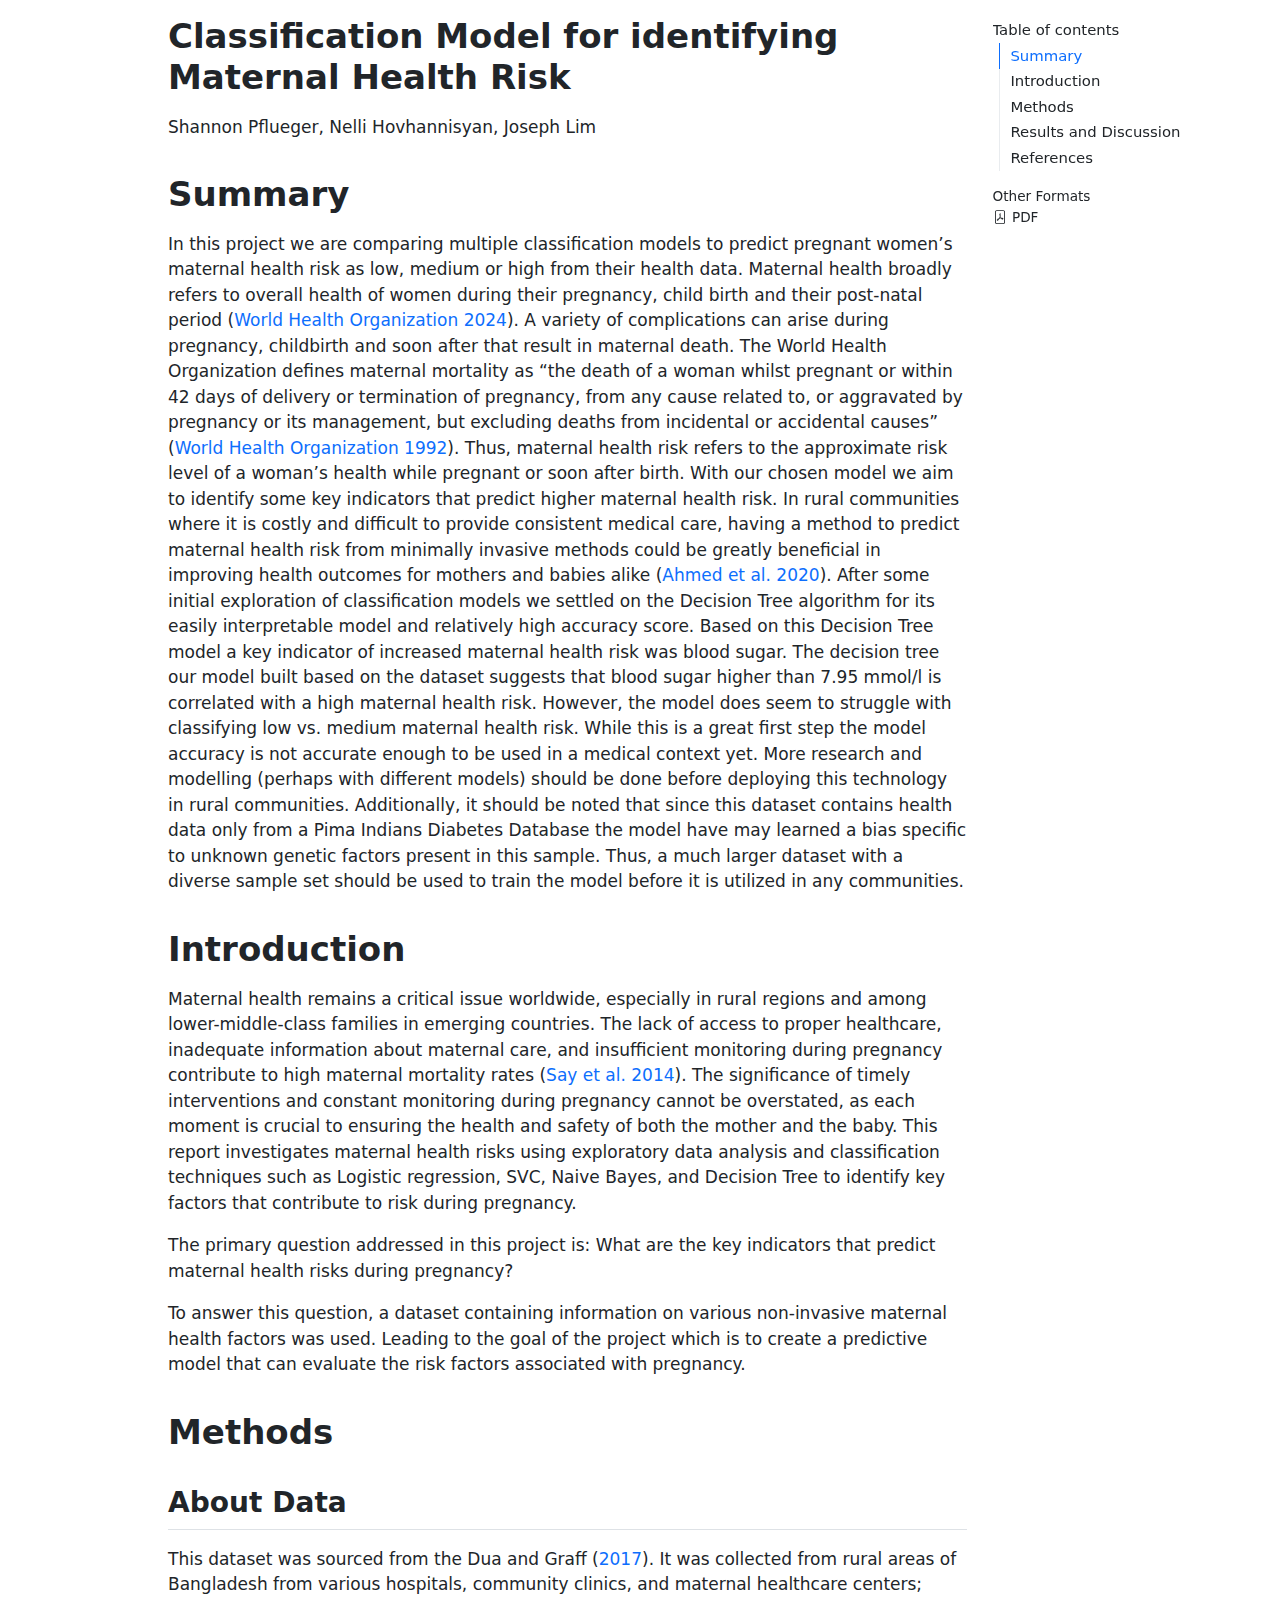
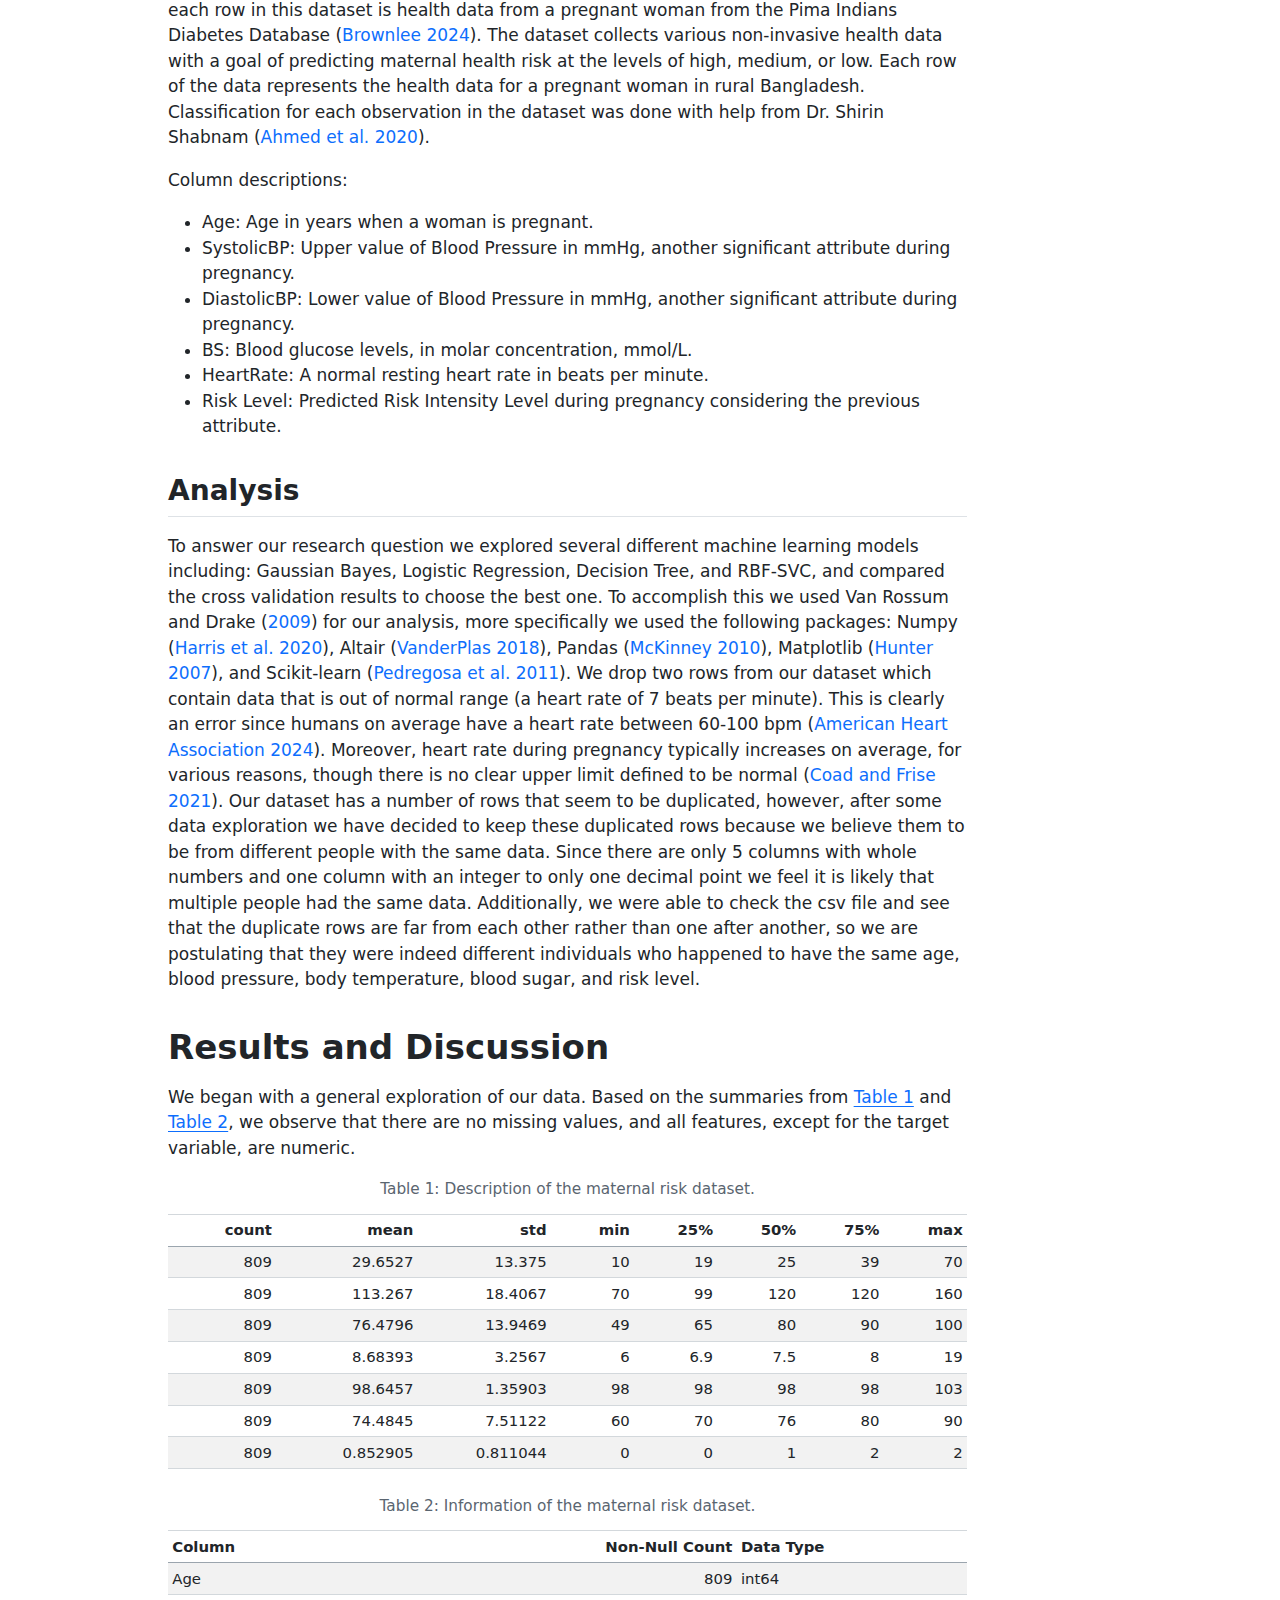
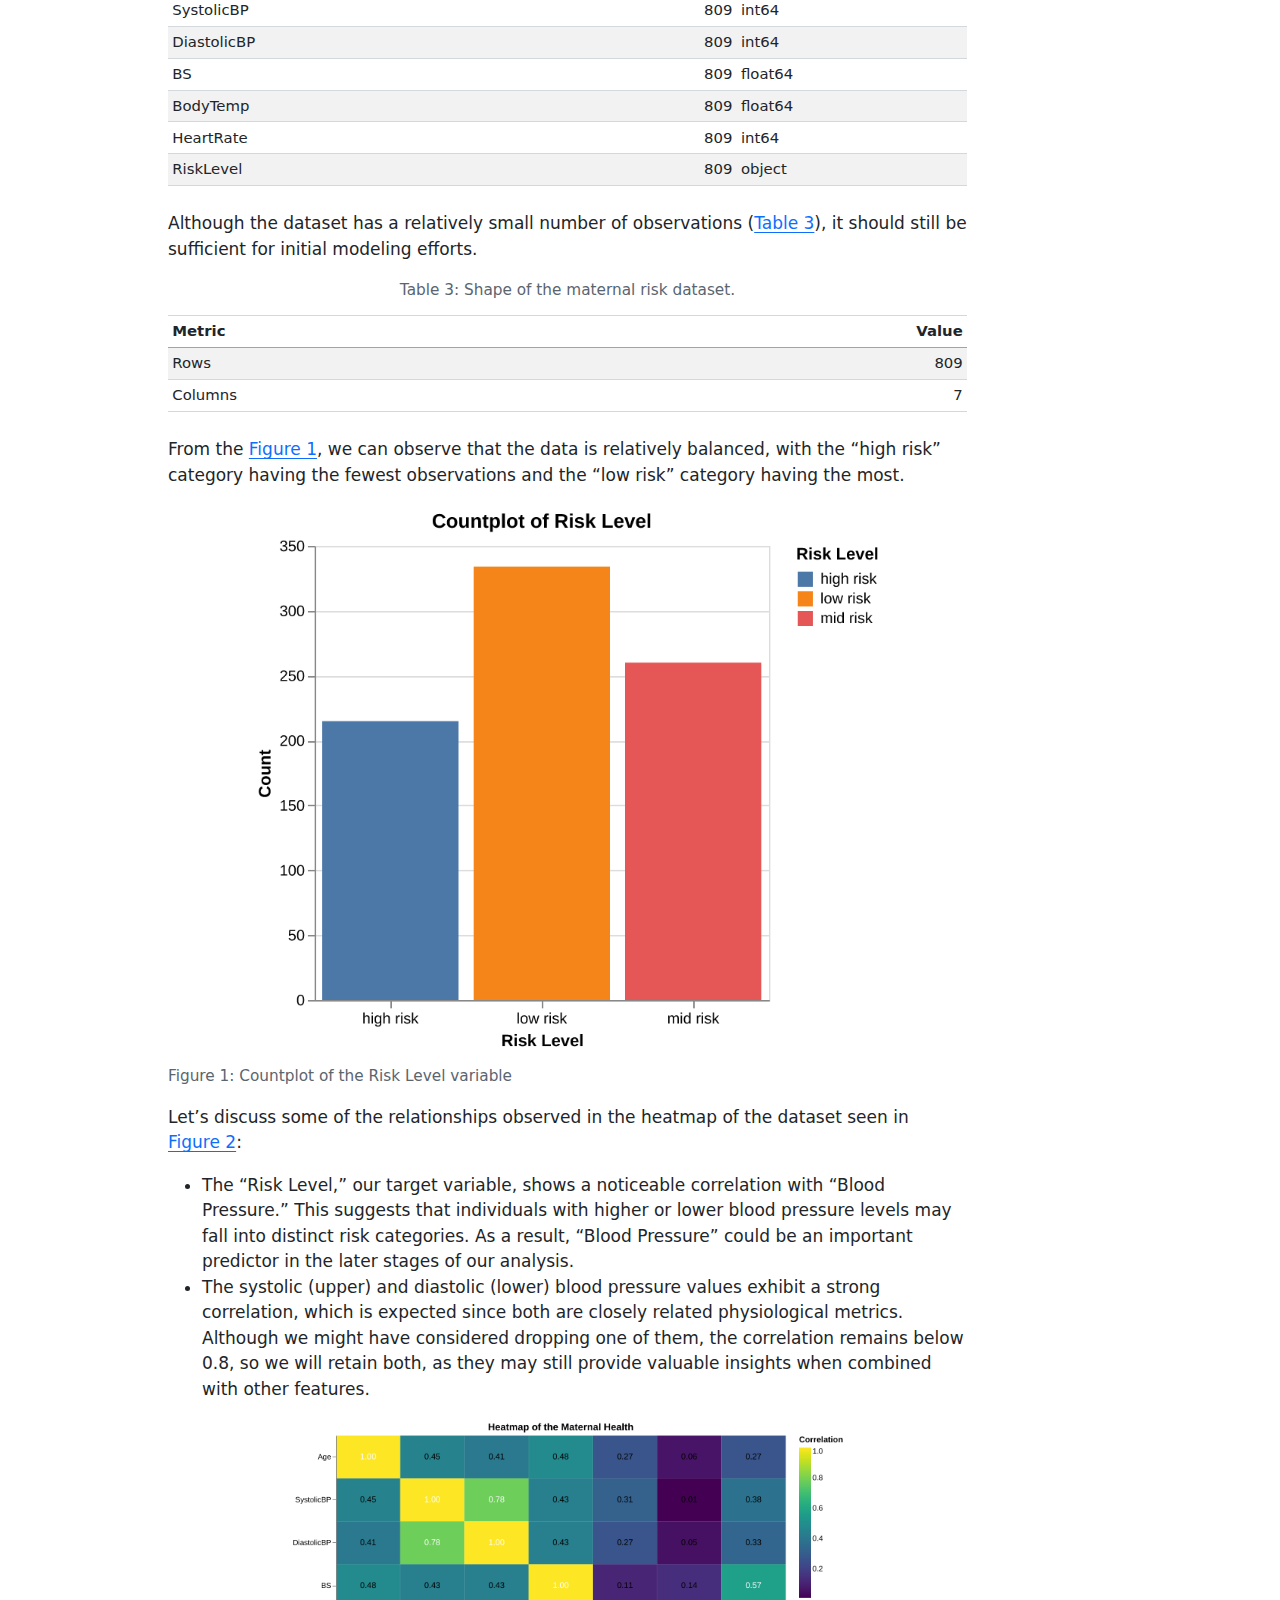
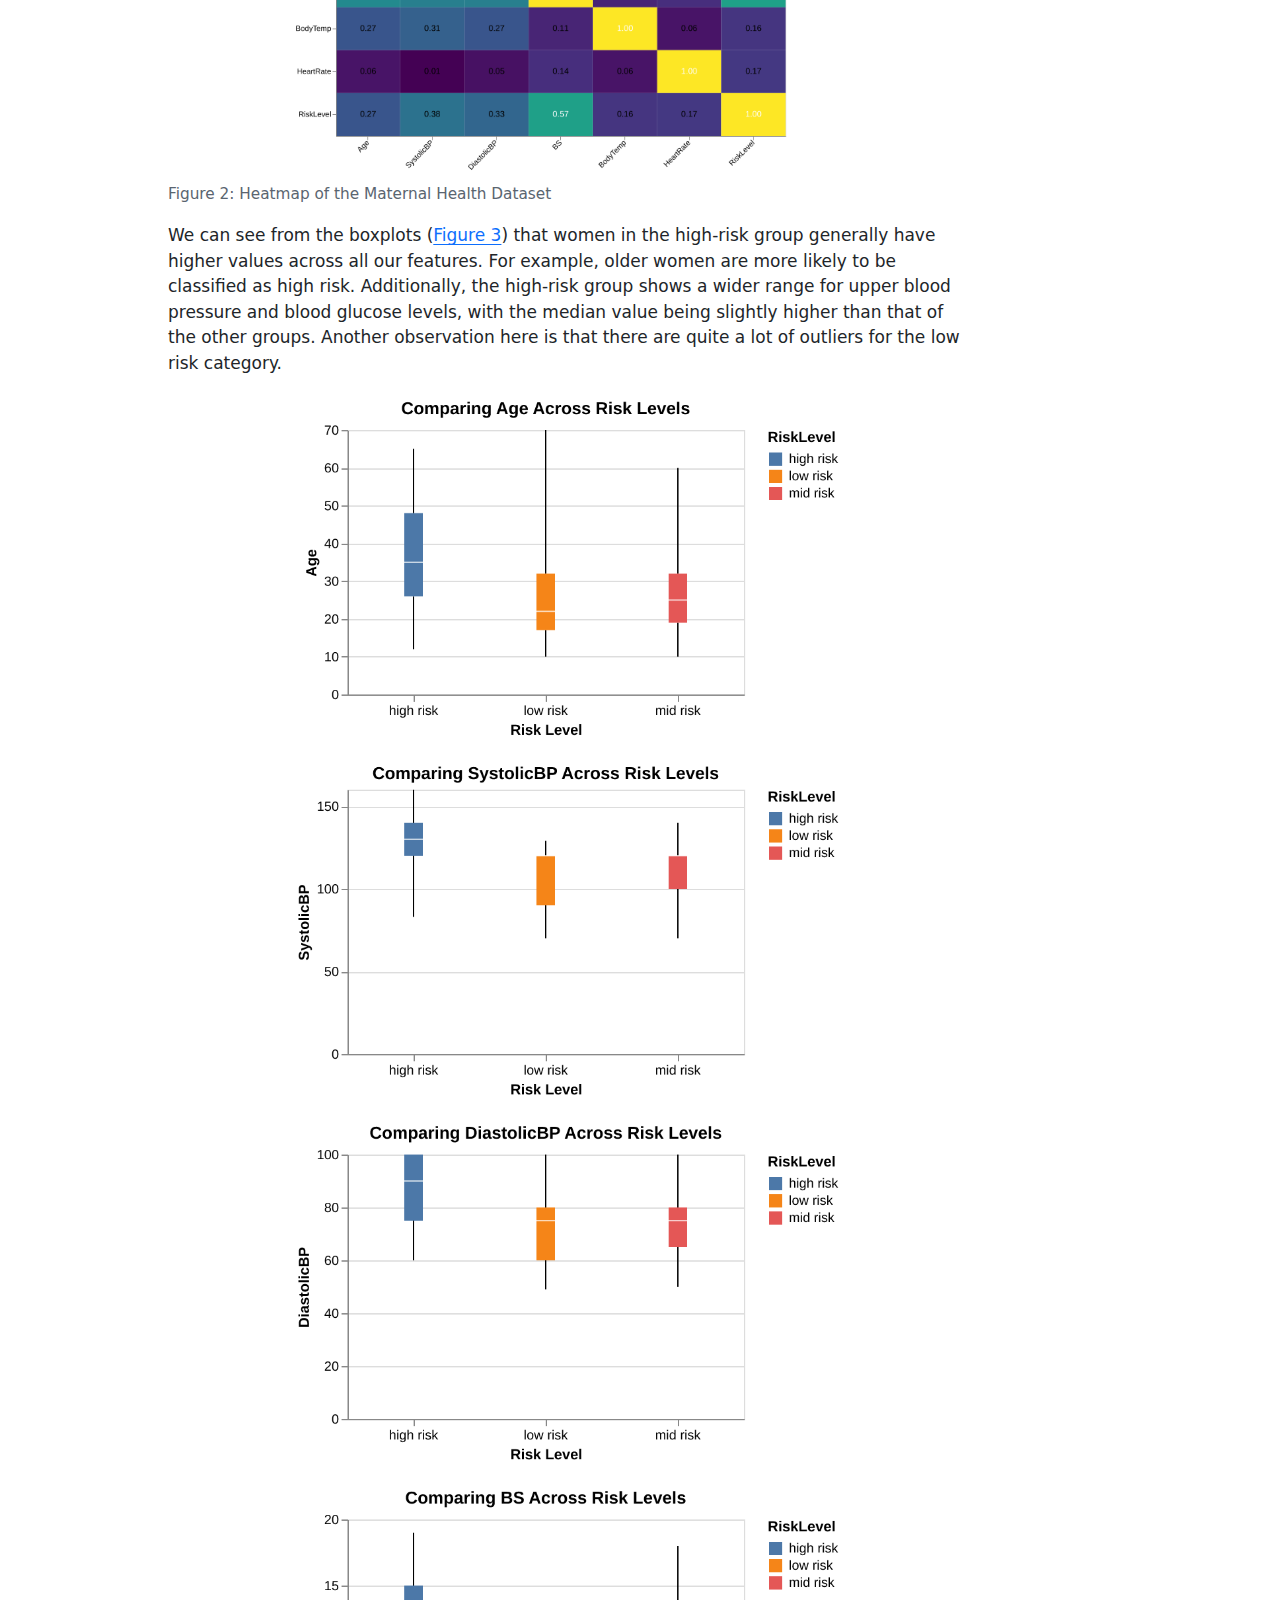
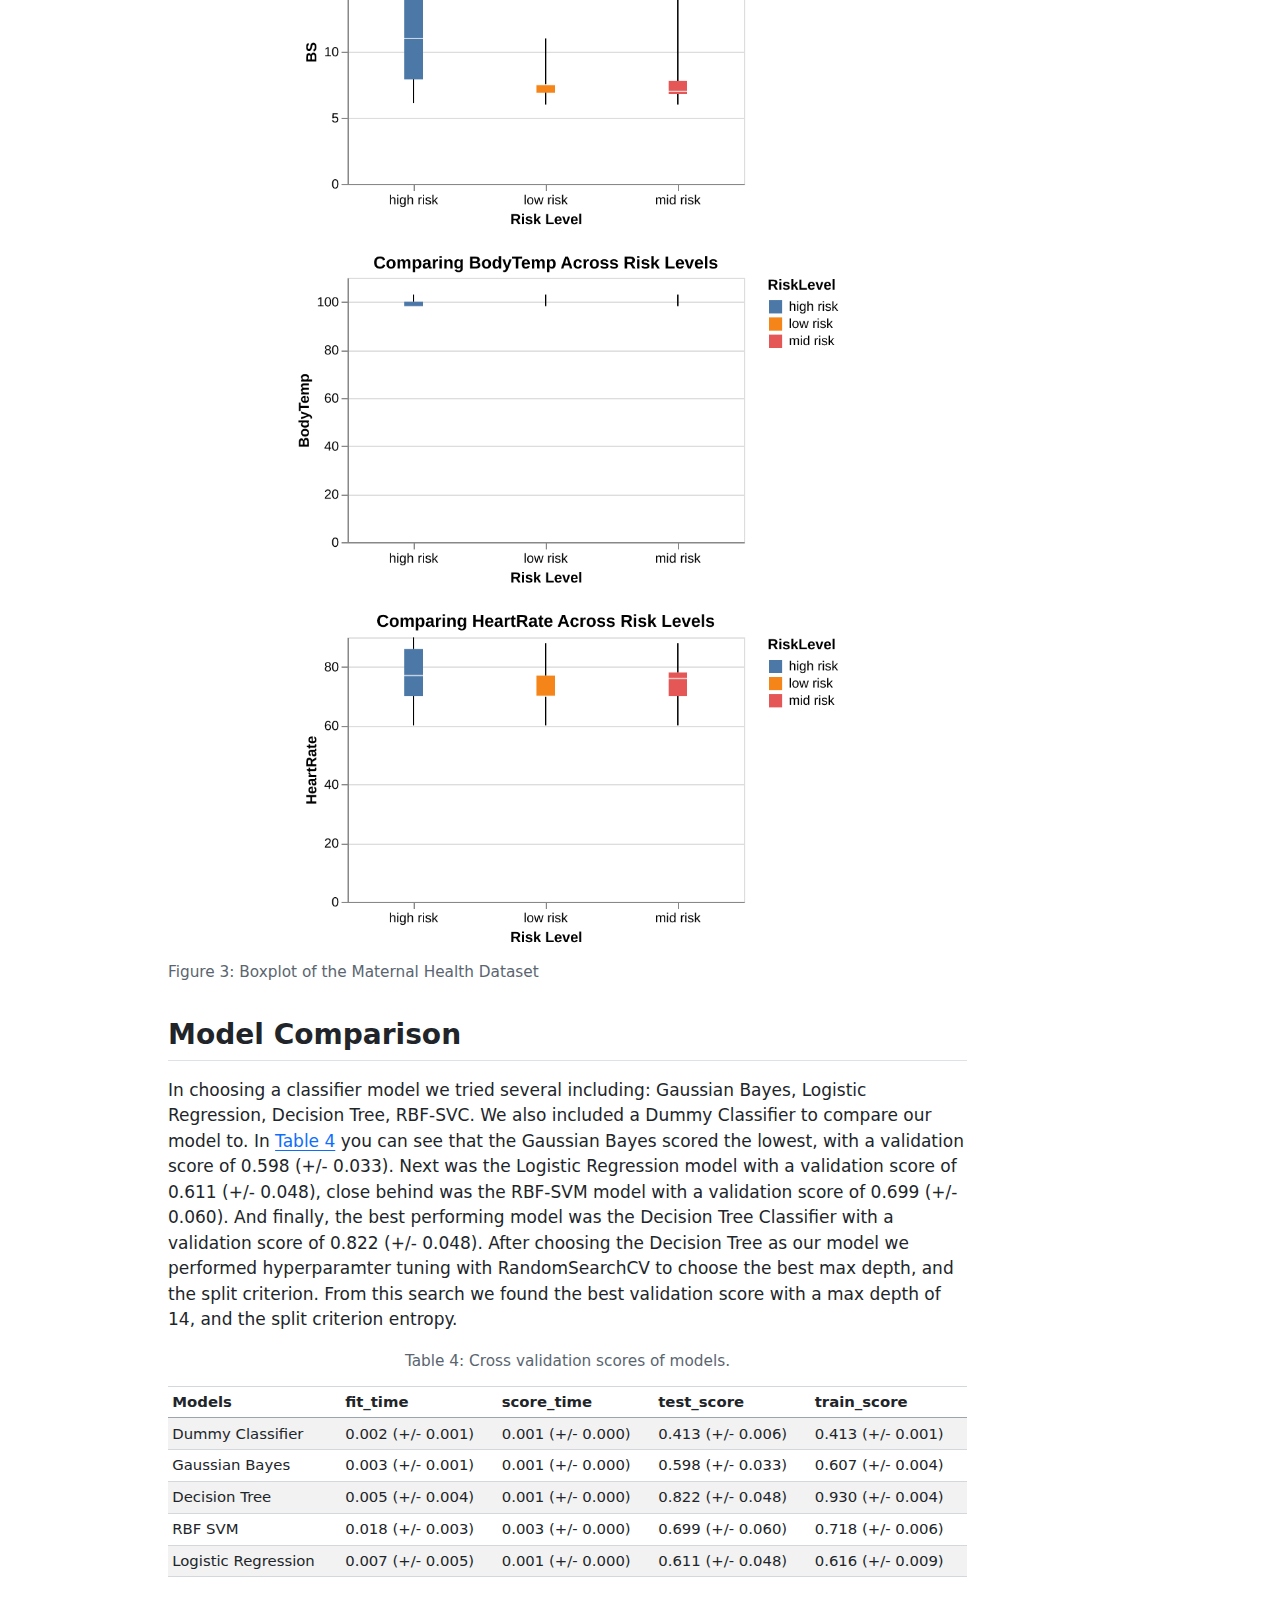
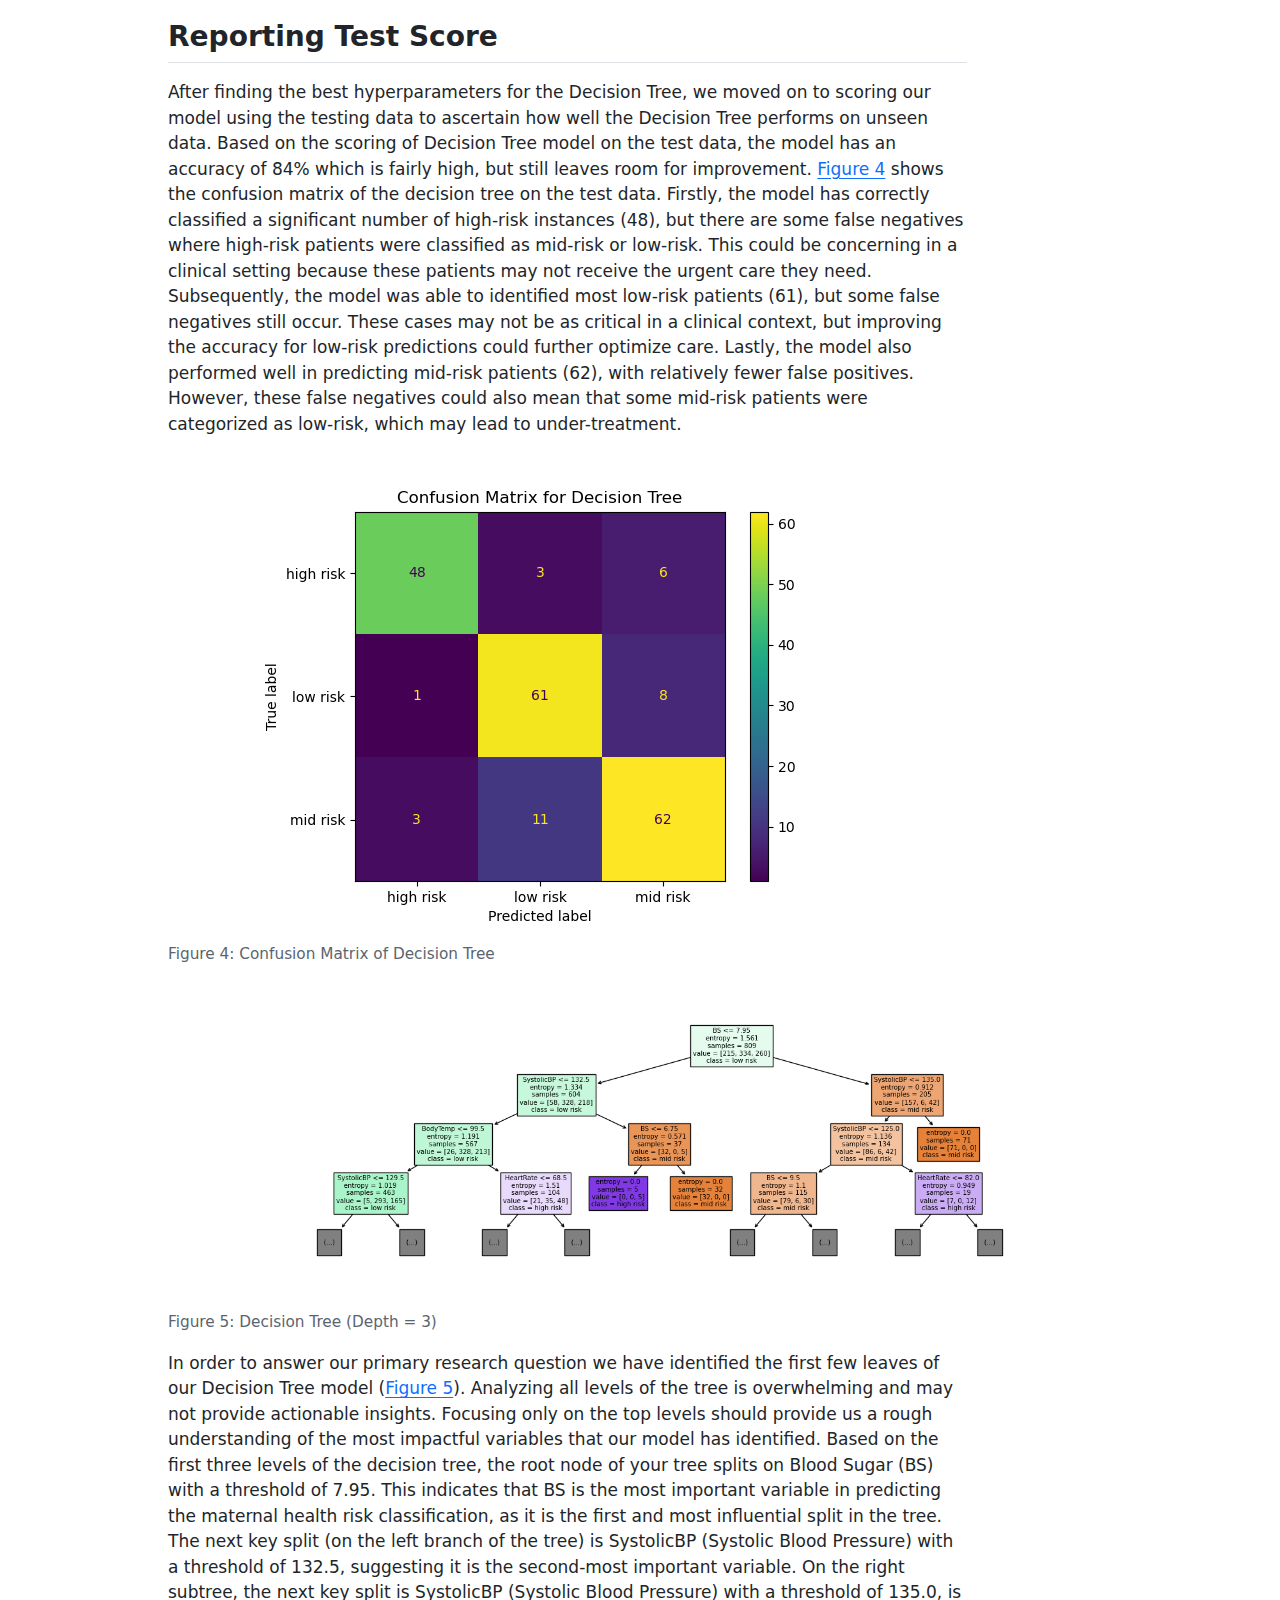
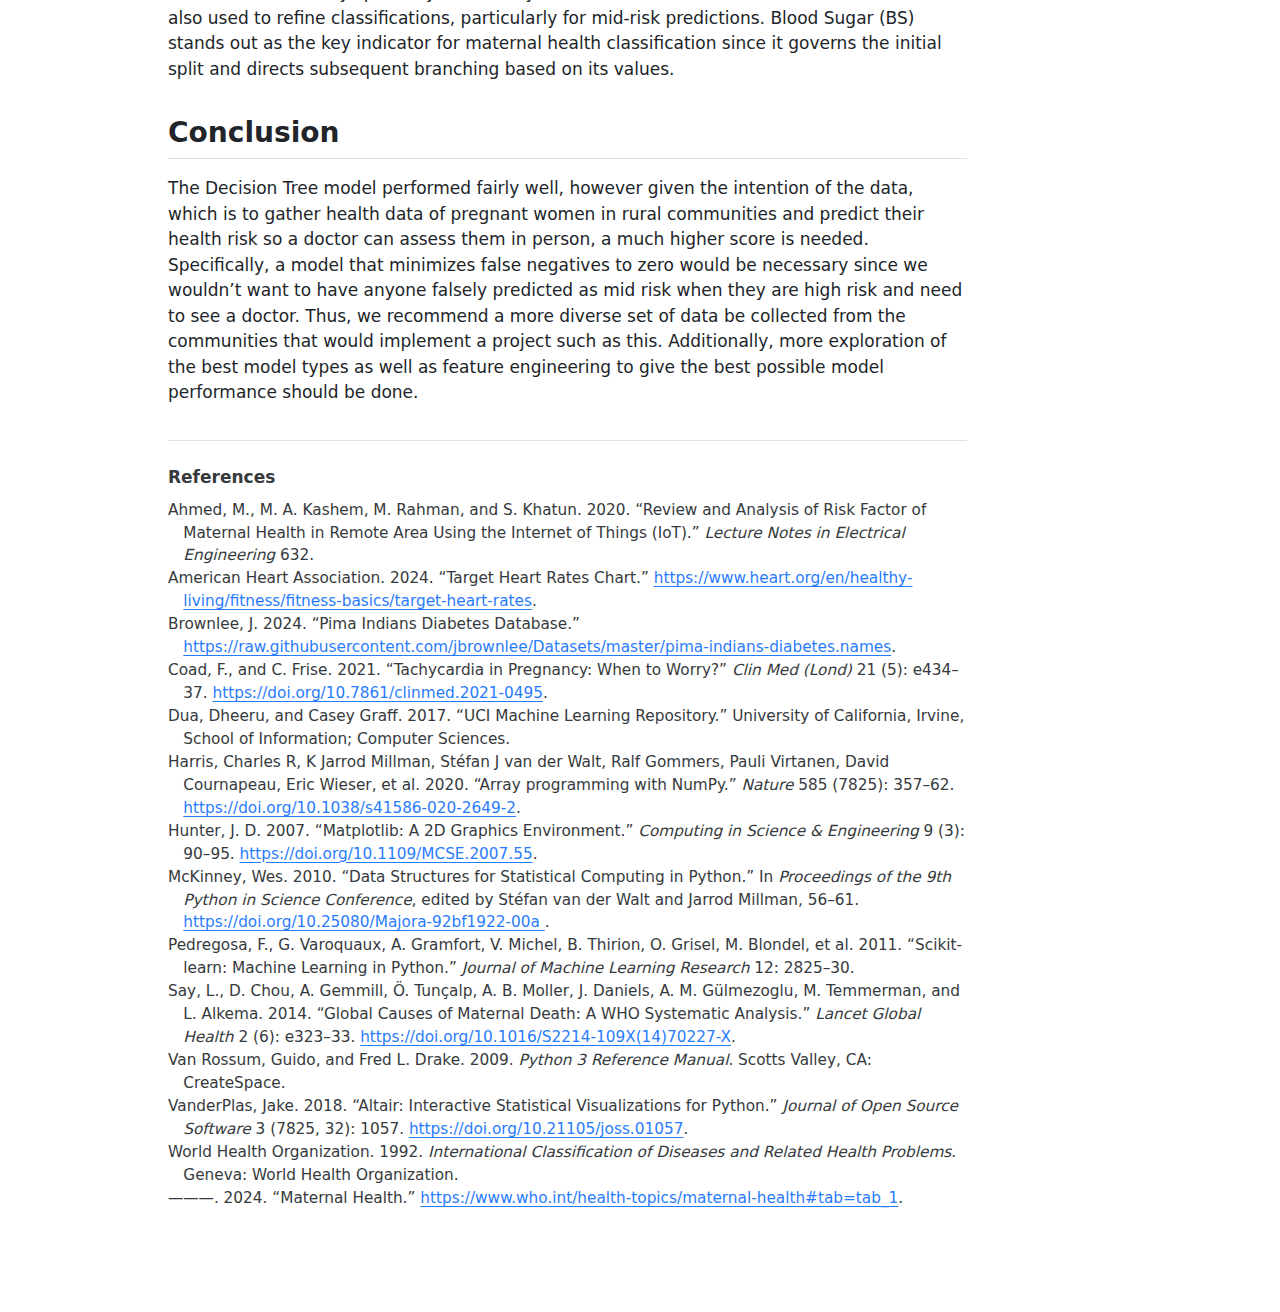
<file: reports/maternal_health_classification.html>
<!DOCTYPE html>
<html xmlns="http://www.w3.org/1999/xhtml" lang="en" xml:lang="en"><head>

<meta charset="utf-8">
<meta name="generator" content="quarto-1.5.57">

<meta name="viewport" content="width=device-width, initial-scale=1.0, user-scalable=yes">


<title>Classification Model for identifying Maternal Health Risk</title>
<style>
code{white-space: pre-wrap;}
span.smallcaps{font-variant: small-caps;}
div.columns{display: flex; gap: min(4vw, 1.5em);}
div.column{flex: auto; overflow-x: auto;}
div.hanging-indent{margin-left: 1.5em; text-indent: -1.5em;}
ul.task-list{list-style: none;}
ul.task-list li input[type="checkbox"] {
  width: 0.8em;
  margin: 0 0.8em 0.2em -1em; /* quarto-specific, see https://github.com/quarto-dev/quarto-cli/issues/4556 */ 
  vertical-align: middle;
}
/* CSS for citations */
div.csl-bib-body { }
div.csl-entry {
  clear: both;
  margin-bottom: 0em;
}
.hanging-indent div.csl-entry {
  margin-left:2em;
  text-indent:-2em;
}
div.csl-left-margin {
  min-width:2em;
  float:left;
}
div.csl-right-inline {
  margin-left:2em;
  padding-left:1em;
}
div.csl-indent {
  margin-left: 2em;
}</style>


<script src="maternal_health_classification_files/libs/clipboard/clipboard.min.js"></script>
<script src="maternal_health_classification_files/libs/quarto-html/quarto.js"></script>
<script src="maternal_health_classification_files/libs/quarto-html/popper.min.js"></script>
<script src="maternal_health_classification_files/libs/quarto-html/tippy.umd.min.js"></script>
<script src="maternal_health_classification_files/libs/quarto-html/anchor.min.js"></script>
<link href="maternal_health_classification_files/libs/quarto-html/tippy.css" rel="stylesheet">
<link href="maternal_health_classification_files/libs/quarto-html/quarto-syntax-highlighting.css" rel="stylesheet" id="quarto-text-highlighting-styles">
<script src="maternal_health_classification_files/libs/bootstrap/bootstrap.min.js"></script>
<link href="maternal_health_classification_files/libs/bootstrap/bootstrap-icons.css" rel="stylesheet">
<link href="maternal_health_classification_files/libs/bootstrap/bootstrap.min.css" rel="stylesheet" id="quarto-bootstrap" data-mode="light">


</head>

<body>

<div id="quarto-content" class="page-columns page-rows-contents page-layout-article">
<div id="quarto-margin-sidebar" class="sidebar margin-sidebar">
  <nav id="TOC" role="doc-toc" class="toc-active">
    <h2 id="toc-title">Table of contents</h2>
   
  <ul class="collapse">
  <li><a href="#summary" id="toc-summary" class="nav-link active" data-scroll-target="#summary">Summary</a></li>
  <li><a href="#introduction" id="toc-introduction" class="nav-link" data-scroll-target="#introduction">Introduction</a></li>
  <li><a href="#methods" id="toc-methods" class="nav-link" data-scroll-target="#methods">Methods</a>
  <ul class="collapse">
  <li><a href="#about-data" id="toc-about-data" class="nav-link" data-scroll-target="#about-data">About Data</a></li>
  <li><a href="#analysis" id="toc-analysis" class="nav-link" data-scroll-target="#analysis">Analysis</a></li>
  </ul></li>
  <li><a href="#results-and-discussion" id="toc-results-and-discussion" class="nav-link" data-scroll-target="#results-and-discussion">Results and Discussion</a>
  <ul class="collapse">
  <li><a href="#model-comparison" id="toc-model-comparison" class="nav-link" data-scroll-target="#model-comparison">Model Comparison</a></li>
  <li><a href="#reporting-test-score" id="toc-reporting-test-score" class="nav-link" data-scroll-target="#reporting-test-score">Reporting Test Score</a></li>
  <li><a href="#conclusion" id="toc-conclusion" class="nav-link" data-scroll-target="#conclusion">Conclusion</a></li>
  </ul></li>
  <li><a href="#references" id="toc-references" class="nav-link" data-scroll-target="#references">References</a></li>
  </ul>
<div class="quarto-alternate-formats"><h2>Other Formats</h2><ul><li><a href="maternal_health_classification.pdf"><i class="bi bi-file-pdf"></i>PDF</a></li></ul></div></nav>
</div>
<main class="content" id="quarto-document-content">

<header id="title-block-header" class="quarto-title-block default">
<div class="quarto-title">
<h1 class="title">Classification Model for identifying Maternal Health Risk</h1>
</div>



<div class="quarto-title-meta">

    
  
    
  </div>
  


</header>


<p>Shannon Pflueger, Nelli Hovhannisyan, Joseph Lim</p>
<section id="summary" class="level1">
<h1>Summary</h1>
<p>In this project we are comparing multiple classification models to predict pregnant women’s maternal health risk as low, medium or high from their health data. Maternal health broadly refers to overall health of women during their pregnancy, child birth and their post-natal period <span class="citation" data-cites="who_maternal_health">(<a href="#ref-who_maternal_health" role="doc-biblioref">World Health Organization 2024</a>)</span>. A variety of complications can arise during pregnancy, childbirth and soon after that result in maternal death. The World Health Organization defines maternal mortality as “the death of a woman whilst pregnant or within 42 days of delivery or termination of pregnancy, from any cause related to, or aggravated by pregnancy or its management, but excluding deaths from incidental or accidental causes” <span class="citation" data-cites="who_1992">(<a href="#ref-who_1992" role="doc-biblioref">World Health Organization 1992</a>)</span>. Thus, maternal health risk refers to the approximate risk level of a woman’s health while pregnant or soon after birth. With our chosen model we aim to identify some key indicators that predict higher maternal health risk. In rural communities where it is costly and difficult to provide consistent medical care, having a method to predict maternal health risk from minimally invasive methods could be greatly beneficial in improving health outcomes for mothers and babies alike <span class="citation" data-cites="maternal_risk_review">(<a href="#ref-maternal_risk_review" role="doc-biblioref">Ahmed et al. 2020</a>)</span>. After some initial exploration of classification models we settled on the Decision Tree algorithm for its easily interpretable model and relatively high accuracy score. Based on this Decision Tree model a key indicator of increased maternal health risk was blood sugar. The decision tree our model built based on the dataset suggests that blood sugar higher than 7.95 mmol/l is correlated with a high maternal health risk. However, the model does seem to struggle with classifying low vs.&nbsp;medium maternal health risk. While this is a great first step the model accuracy is not accurate enough to be used in a medical context yet. More research and modelling (perhaps with different models) should be done before deploying this technology in rural communities. Additionally, it should be noted that since this dataset contains health data only from a Pima Indians Diabetes Database the model have may learned a bias specific to unknown genetic factors present in this sample. Thus, a much larger dataset with a diverse sample set should be used to train the model before it is utilized in any communities.</p>
</section>
<section id="introduction" class="level1">
<h1>Introduction</h1>
<p>Maternal health remains a critical issue worldwide, especially in rural regions and among lower-middle-class families in emerging countries. The lack of access to proper healthcare, inadequate information about maternal care, and insufficient monitoring during pregnancy contribute to high maternal mortality rates <span class="citation" data-cites="maternal_death_causes">(<a href="#ref-maternal_death_causes" role="doc-biblioref">Say et al. 2014</a>)</span>. The significance of timely interventions and constant monitoring during pregnancy cannot be overstated, as each moment is crucial to ensuring the health and safety of both the mother and the baby. This report investigates maternal health risks using exploratory data analysis and classification techniques such as Logistic regression, SVC, Naive Bayes, and Decision Tree to identify key factors that contribute to risk during pregnancy.</p>
<p>The primary question addressed in this project is: What are the key indicators that predict maternal health risks during pregnancy?</p>
<p>To answer this question, a dataset containing information on various non-invasive maternal health factors was used. Leading to the goal of the project which is to create a predictive model that can evaluate the risk factors associated with pregnancy.</p>
</section>
<section id="methods" class="level1">
<h1>Methods</h1>
<section id="about-data" class="level2">
<h2 class="anchored" data-anchor-id="about-data">About Data</h2>
<p>This dataset was sourced from the <span class="citation" data-cites="UCI">Dua and Graff (<a href="#ref-UCI" role="doc-biblioref">2017</a>)</span>. It was collected from rural areas of Bangladesh from various hospitals, community clinics, and maternal healthcare centers; each row in this dataset is health data from a pregnant woman from the Pima Indians Diabetes Database <span class="citation" data-cites="Pima_indians_data">(<a href="#ref-Pima_indians_data" role="doc-biblioref">Brownlee 2024</a>)</span>. The dataset collects various non-invasive health data with a goal of predicting maternal health risk at the levels of high, medium, or low. Each row of the data represents the health data for a pregnant woman in rural Bangladesh. Classification for each observation in the dataset was done with help from Dr.&nbsp;Shirin Shabnam <span class="citation" data-cites="maternal_risk_review">(<a href="#ref-maternal_risk_review" role="doc-biblioref">Ahmed et al. 2020</a>)</span>.</p>
<p>Column descriptions:</p>
<ul>
<li>Age: Age in years when a woman is pregnant.</li>
<li>SystolicBP: Upper value of Blood Pressure in mmHg, another significant attribute during pregnancy.</li>
<li>DiastolicBP: Lower value of Blood Pressure in mmHg, another significant attribute during pregnancy.</li>
<li>BS: Blood glucose levels, in molar concentration, mmol/L.</li>
<li>HeartRate: A normal resting heart rate in beats per minute.</li>
<li>Risk Level: Predicted Risk Intensity Level during pregnancy considering the previous attribute.</li>
</ul>
</section>
<section id="analysis" class="level2">
<h2 class="anchored" data-anchor-id="analysis">Analysis</h2>
<p>To answer our research question we explored several different machine learning models including: Gaussian Bayes, Logistic Regression, Decision Tree, and RBF-SVC, and compared the cross validation results to choose the best one. To accomplish this we used <span class="citation" data-cites="Python">Van Rossum and Drake (<a href="#ref-Python" role="doc-biblioref">2009</a>)</span> for our analysis, more specifically we used the following packages: Numpy <span class="citation" data-cites="numpy">(<a href="#ref-numpy" role="doc-biblioref">Harris et al. 2020</a>)</span>, Altair <span class="citation" data-cites="altair">(<a href="#ref-altair" role="doc-biblioref">VanderPlas 2018</a>)</span>, Pandas <span class="citation" data-cites="pandas">(<a href="#ref-pandas" role="doc-biblioref">McKinney 2010</a>)</span>, Matplotlib <span class="citation" data-cites="matplotlib">(<a href="#ref-matplotlib" role="doc-biblioref">Hunter 2007</a>)</span>, and Scikit-learn <span class="citation" data-cites="scikit-learn">(<a href="#ref-scikit-learn" role="doc-biblioref">Pedregosa et al. 2011</a>)</span>. We drop two rows from our dataset which contain data that is out of normal range (a heart rate of 7 beats per minute). This is clearly an error since humans on average have a heart rate between 60-100 bpm <span class="citation" data-cites="heart_rates">(<a href="#ref-heart_rates" role="doc-biblioref">American Heart Association 2024</a>)</span>. Moreover, heart rate during pregnancy typically increases on average, for various reasons, though there is no clear upper limit defined to be normal <span class="citation" data-cites="pregnancy_tachycardia">(<a href="#ref-pregnancy_tachycardia" role="doc-biblioref">Coad and Frise 2021</a>)</span>. Our dataset has a number of rows that seem to be duplicated, however, after some data exploration we have decided to keep these duplicated rows because we believe them to be from different people with the same data. Since there are only 5 columns with whole numbers and one column with an integer to only one decimal point we feel it is likely that multiple people had the same data. Additionally, we were able to check the csv file and see that the duplicate rows are far from each other rather than one after another, so we are postulating that they were indeed different individuals who happened to have the same age, blood pressure, body temperature, blood sugar, and risk level.</p>
</section>
</section>
<section id="results-and-discussion" class="level1">
<h1>Results and Discussion</h1>
<p>We began with a general exploration of our data. Based on the summaries from <a href="#tbl-df_describe" class="quarto-xref">Table&nbsp;1</a> and <a href="#tbl-df_info" class="quarto-xref">Table&nbsp;2</a>, we observe that there are no missing values, and all features, except for the target variable, are numeric.</p>
<div class="cell" data-execution_count="2">
<div id="tbl-df_describe" class="cell quarto-float quarto-figure quarto-figure-center anchored" data-execution_count="2">
<figure class="quarto-float quarto-float-tbl figure">
<figcaption class="quarto-float-caption-top quarto-float-caption quarto-float-tbl" id="tbl-df_describe-caption-0ceaefa1-69ba-4598-a22c-09a6ac19f8ca">
Table&nbsp;1: Description of the maternal risk dataset.
</figcaption>
<div aria-describedby="tbl-df_describe-caption-0ceaefa1-69ba-4598-a22c-09a6ac19f8ca">
<div class="cell-output cell-output-display cell-output-markdown" data-execution_count="2">
<table class="do-not-create-environment cell caption-top table table-sm table-striped small">
<colgroup>
<col style="width: 13%">
<col style="width: 17%">
<col style="width: 16%">
<col style="width: 10%">
<col style="width: 10%">
<col style="width: 10%">
<col style="width: 10%">
<col style="width: 10%">
</colgroup>
<thead>
<tr class="header">
<th style="text-align: right;">count</th>
<th style="text-align: right;">mean</th>
<th style="text-align: right;">std</th>
<th style="text-align: right;">min</th>
<th style="text-align: right;">25%</th>
<th style="text-align: right;">50%</th>
<th style="text-align: right;">75%</th>
<th style="text-align: right;">max</th>
</tr>
</thead>
<tbody>
<tr class="odd">
<td style="text-align: right;">809</td>
<td style="text-align: right;">29.6527</td>
<td style="text-align: right;">13.375</td>
<td style="text-align: right;">10</td>
<td style="text-align: right;">19</td>
<td style="text-align: right;">25</td>
<td style="text-align: right;">39</td>
<td style="text-align: right;">70</td>
</tr>
<tr class="even">
<td style="text-align: right;">809</td>
<td style="text-align: right;">113.267</td>
<td style="text-align: right;">18.4067</td>
<td style="text-align: right;">70</td>
<td style="text-align: right;">99</td>
<td style="text-align: right;">120</td>
<td style="text-align: right;">120</td>
<td style="text-align: right;">160</td>
</tr>
<tr class="odd">
<td style="text-align: right;">809</td>
<td style="text-align: right;">76.4796</td>
<td style="text-align: right;">13.9469</td>
<td style="text-align: right;">49</td>
<td style="text-align: right;">65</td>
<td style="text-align: right;">80</td>
<td style="text-align: right;">90</td>
<td style="text-align: right;">100</td>
</tr>
<tr class="even">
<td style="text-align: right;">809</td>
<td style="text-align: right;">8.68393</td>
<td style="text-align: right;">3.2567</td>
<td style="text-align: right;">6</td>
<td style="text-align: right;">6.9</td>
<td style="text-align: right;">7.5</td>
<td style="text-align: right;">8</td>
<td style="text-align: right;">19</td>
</tr>
<tr class="odd">
<td style="text-align: right;">809</td>
<td style="text-align: right;">98.6457</td>
<td style="text-align: right;">1.35903</td>
<td style="text-align: right;">98</td>
<td style="text-align: right;">98</td>
<td style="text-align: right;">98</td>
<td style="text-align: right;">98</td>
<td style="text-align: right;">103</td>
</tr>
<tr class="even">
<td style="text-align: right;">809</td>
<td style="text-align: right;">74.4845</td>
<td style="text-align: right;">7.51122</td>
<td style="text-align: right;">60</td>
<td style="text-align: right;">70</td>
<td style="text-align: right;">76</td>
<td style="text-align: right;">80</td>
<td style="text-align: right;">90</td>
</tr>
<tr class="odd">
<td style="text-align: right;">809</td>
<td style="text-align: right;">0.852905</td>
<td style="text-align: right;">0.811044</td>
<td style="text-align: right;">0</td>
<td style="text-align: right;">0</td>
<td style="text-align: right;">1</td>
<td style="text-align: right;">2</td>
<td style="text-align: right;">2</td>
</tr>
</tbody>
</table>
</div>
</div>
</figure>
</div>
</div>
<div class="cell" data-execution_count="3">
<div id="tbl-df_info" class="cell quarto-float quarto-figure quarto-figure-center anchored" data-execution_count="3">
<figure class="quarto-float quarto-float-tbl figure">
<figcaption class="quarto-float-caption-top quarto-float-caption quarto-float-tbl" id="tbl-df_info-caption-0ceaefa1-69ba-4598-a22c-09a6ac19f8ca">
Table&nbsp;2: Information of the maternal risk dataset.
</figcaption>
<div aria-describedby="tbl-df_info-caption-0ceaefa1-69ba-4598-a22c-09a6ac19f8ca">
<div class="cell-output cell-output-display cell-output-markdown" data-execution_count="3">
<table class="do-not-create-environment cell caption-top table table-sm table-striped small">
<thead>
<tr class="header">
<th style="text-align: left;">Column</th>
<th style="text-align: right;">Non-Null Count</th>
<th style="text-align: left;">Data Type</th>
</tr>
</thead>
<tbody>
<tr class="odd">
<td style="text-align: left;">Age</td>
<td style="text-align: right;">809</td>
<td style="text-align: left;">int64</td>
</tr>
<tr class="even">
<td style="text-align: left;">SystolicBP</td>
<td style="text-align: right;">809</td>
<td style="text-align: left;">int64</td>
</tr>
<tr class="odd">
<td style="text-align: left;">DiastolicBP</td>
<td style="text-align: right;">809</td>
<td style="text-align: left;">int64</td>
</tr>
<tr class="even">
<td style="text-align: left;">BS</td>
<td style="text-align: right;">809</td>
<td style="text-align: left;">float64</td>
</tr>
<tr class="odd">
<td style="text-align: left;">BodyTemp</td>
<td style="text-align: right;">809</td>
<td style="text-align: left;">float64</td>
</tr>
<tr class="even">
<td style="text-align: left;">HeartRate</td>
<td style="text-align: right;">809</td>
<td style="text-align: left;">int64</td>
</tr>
<tr class="odd">
<td style="text-align: left;">RiskLevel</td>
<td style="text-align: right;">809</td>
<td style="text-align: left;">object</td>
</tr>
</tbody>
</table>
</div>
</div>
</figure>
</div>
</div>
<p>Although the dataset has a relatively small number of observations (<a href="#tbl-df_shape" class="quarto-xref">Table&nbsp;3</a>), it should still be sufficient for initial modeling efforts.</p>
<div class="cell" data-execution_count="4">
<div id="tbl-df_shape" class="cell quarto-float quarto-figure quarto-figure-center anchored" data-execution_count="4">
<figure class="quarto-float quarto-float-tbl figure">
<figcaption class="quarto-float-caption-top quarto-float-caption quarto-float-tbl" id="tbl-df_shape-caption-0ceaefa1-69ba-4598-a22c-09a6ac19f8ca">
Table&nbsp;3: Shape of the maternal risk dataset.
</figcaption>
<div aria-describedby="tbl-df_shape-caption-0ceaefa1-69ba-4598-a22c-09a6ac19f8ca">
<div class="cell-output cell-output-display cell-output-markdown" data-execution_count="4">
<table class="do-not-create-environment cell caption-top table table-sm table-striped small">
<thead>
<tr class="header">
<th style="text-align: left;">Metric</th>
<th style="text-align: right;">Value</th>
</tr>
</thead>
<tbody>
<tr class="odd">
<td style="text-align: left;">Rows</td>
<td style="text-align: right;">809</td>
</tr>
<tr class="even">
<td style="text-align: left;">Columns</td>
<td style="text-align: right;">7</td>
</tr>
</tbody>
</table>
</div>
</div>
</figure>
</div>
</div>
<p>From the <a href="#fig-countplot_of_risk_level" class="quarto-xref">Figure&nbsp;1</a>, we can observe that the data is relatively balanced, with the “high risk” category having the fewest observations and the “low risk” category having the most.</p>
<div id="fig-countplot_of_risk_level" class="quarto-float quarto-figure quarto-figure-center anchored">
<figure class="quarto-float quarto-float-fig figure">
<div aria-describedby="fig-countplot_of_risk_level-caption-0ceaefa1-69ba-4598-a22c-09a6ac19f8ca">
<img src="../results/figures/countplot_of_risk_level.png" class="img-fluid figure-img" style="width:80.0%">
</div>
<figcaption class="quarto-float-caption-bottom quarto-float-caption quarto-float-fig" id="fig-countplot_of_risk_level-caption-0ceaefa1-69ba-4598-a22c-09a6ac19f8ca">
Figure&nbsp;1: Countplot of the Risk Level variable
</figcaption>
</figure>
</div>
<p>Let’s discuss some of the relationships observed in the heatmap of the dataset seen in <a href="#fig-heatmap_of_the_maternal_health" class="quarto-xref">Figure&nbsp;2</a>:</p>
<ul>
<li>The “Risk Level,” our target variable, shows a noticeable correlation with “Blood Pressure.” This suggests that individuals with higher or lower blood pressure levels may fall into distinct risk categories. As a result, “Blood Pressure” could be an important predictor in the later stages of our analysis.</li>
<li>The systolic (upper) and diastolic (lower) blood pressure values exhibit a strong correlation, which is expected since both are closely related physiological metrics. Although we might have considered dropping one of them, the correlation remains below 0.8, so we will retain both, as they may still provide valuable insights when combined with other features.</li>
</ul>
<div id="fig-heatmap_of_the_maternal_health" class="quarto-float quarto-figure quarto-figure-center anchored">
<figure class="quarto-float quarto-float-fig figure">
<div aria-describedby="fig-heatmap_of_the_maternal_health-caption-0ceaefa1-69ba-4598-a22c-09a6ac19f8ca">
<img src="../results/figures/heatmap_of_the_maternal_health.png" class="img-fluid figure-img" style="width:70.0%">
</div>
<figcaption class="quarto-float-caption-bottom quarto-float-caption quarto-float-fig" id="fig-heatmap_of_the_maternal_health-caption-0ceaefa1-69ba-4598-a22c-09a6ac19f8ca">
Figure&nbsp;2: Heatmap of the Maternal Health Dataset
</figcaption>
</figure>
</div>
<p>We can see from the boxplots (<a href="#fig-boxplot_by_risk_level" class="quarto-xref">Figure&nbsp;3</a>) that women in the high-risk group generally have higher values across all our features. For example, older women are more likely to be classified as high risk. Additionally, the high-risk group shows a wider range for upper blood pressure and blood glucose levels, with the median value being slightly higher than that of the other groups. Another observation here is that there are quite a lot of outliers for the low risk category.</p>
<div id="fig-boxplot_by_risk_level" class="quarto-float quarto-figure quarto-figure-center anchored">
<figure class="quarto-float quarto-float-fig figure">
<div aria-describedby="fig-boxplot_by_risk_level-caption-0ceaefa1-69ba-4598-a22c-09a6ac19f8ca">
<img src="../results/figures/boxplot_by_risk_level.png" style="width:70.0%;height:60.0%" class="figure-img">
</div>
<figcaption class="quarto-float-caption-bottom quarto-float-caption quarto-float-fig" id="fig-boxplot_by_risk_level-caption-0ceaefa1-69ba-4598-a22c-09a6ac19f8ca">
Figure&nbsp;3: Boxplot of the Maternal Health Dataset
</figcaption>
</figure>
</div>
<section id="model-comparison" class="level2">
<h2 class="anchored" data-anchor-id="model-comparison">Model Comparison</h2>
<p>In choosing a classifier model we tried several including: Gaussian Bayes, Logistic Regression, Decision Tree, RBF-SVC. We also included a Dummy Classifier to compare our model to. In <a href="#tbl-summary_cv_scores" class="quarto-xref">Table&nbsp;4</a> you can see that the Gaussian Bayes scored the lowest, with a validation score of 0.598 (+/- 0.033). Next was the Logistic Regression model with a validation score of 0.611 (+/- 0.048), close behind was the RBF-SVM model with a validation score of 0.699 (+/- 0.060). And finally, the best performing model was the Decision Tree Classifier with a validation score of 0.822 (+/- 0.048). After choosing the Decision Tree as our model we performed hyperparamter tuning with RandomSearchCV to choose the best max depth, and the split criterion. From this search we found the best validation score with a max depth of 14, and the split criterion entropy.</p>
<div class="cell" data-execution_count="6">
<div id="tbl-summary_cv_scores" class="cell quarto-float quarto-figure quarto-figure-center anchored" data-execution_count="6">
<figure class="quarto-float quarto-float-tbl figure">
<figcaption class="quarto-float-caption-top quarto-float-caption quarto-float-tbl" id="tbl-summary_cv_scores-caption-0ceaefa1-69ba-4598-a22c-09a6ac19f8ca">
Table&nbsp;4: Cross validation scores of models.
</figcaption>
<div aria-describedby="tbl-summary_cv_scores-caption-0ceaefa1-69ba-4598-a22c-09a6ac19f8ca">
<div class="cell-output cell-output-display cell-output-markdown" data-execution_count="6">
<table class="do-not-create-environment cell caption-top table table-sm table-striped small">
<colgroup>
<col style="width: 21%">
<col style="width: 19%">
<col style="width: 19%">
<col style="width: 19%">
<col style="width: 19%">
</colgroup>
<thead>
<tr class="header">
<th style="text-align: left;">Models</th>
<th style="text-align: left;">fit_time</th>
<th style="text-align: left;">score_time</th>
<th style="text-align: left;">test_score</th>
<th style="text-align: left;">train_score</th>
</tr>
</thead>
<tbody>
<tr class="odd">
<td style="text-align: left;">Dummy Classifier</td>
<td style="text-align: left;">0.002 (+/- 0.001)</td>
<td style="text-align: left;">0.001 (+/- 0.000)</td>
<td style="text-align: left;">0.413 (+/- 0.006)</td>
<td style="text-align: left;">0.413 (+/- 0.001)</td>
</tr>
<tr class="even">
<td style="text-align: left;">Gaussian Bayes</td>
<td style="text-align: left;">0.003 (+/- 0.001)</td>
<td style="text-align: left;">0.001 (+/- 0.000)</td>
<td style="text-align: left;">0.598 (+/- 0.033)</td>
<td style="text-align: left;">0.607 (+/- 0.004)</td>
</tr>
<tr class="odd">
<td style="text-align: left;">Decision Tree</td>
<td style="text-align: left;">0.005 (+/- 0.004)</td>
<td style="text-align: left;">0.001 (+/- 0.000)</td>
<td style="text-align: left;">0.822 (+/- 0.048)</td>
<td style="text-align: left;">0.930 (+/- 0.004)</td>
</tr>
<tr class="even">
<td style="text-align: left;">RBF SVM</td>
<td style="text-align: left;">0.018 (+/- 0.003)</td>
<td style="text-align: left;">0.003 (+/- 0.000)</td>
<td style="text-align: left;">0.699 (+/- 0.060)</td>
<td style="text-align: left;">0.718 (+/- 0.006)</td>
</tr>
<tr class="odd">
<td style="text-align: left;">Logistic Regression</td>
<td style="text-align: left;">0.007 (+/- 0.005)</td>
<td style="text-align: left;">0.001 (+/- 0.000)</td>
<td style="text-align: left;">0.611 (+/- 0.048)</td>
<td style="text-align: left;">0.616 (+/- 0.009)</td>
</tr>
</tbody>
</table>
</div>
</div>
</figure>
</div>
</div>
</section>
<section id="reporting-test-score" class="level2">
<h2 class="anchored" data-anchor-id="reporting-test-score">Reporting Test Score</h2>
<p>After finding the best hyperparameters for the Decision Tree, we moved on to scoring our model using the testing data to ascertain how well the Decision Tree performs on unseen data. Based on the scoring of Decision Tree model on the test data, the model has an accuracy of 84% which is fairly high, but still leaves room for improvement. <a href="#fig-confusion_matrix_dt" class="quarto-xref">Figure&nbsp;4</a> shows the confusion matrix of the decision tree on the test data. Firstly, the model has correctly classified a significant number of high-risk instances (48), but there are some false negatives where high-risk patients were classified as mid-risk or low-risk. This could be concerning in a clinical setting because these patients may not receive the urgent care they need. Subsequently, the model was able to identified most low-risk patients (61), but some false negatives still occur. These cases may not be as critical in a clinical context, but improving the accuracy for low-risk predictions could further optimize care. Lastly, the model also performed well in predicting mid-risk patients (62), with relatively fewer false positives. However, these false negatives could also mean that some mid-risk patients were categorized as low-risk, which may lead to under-treatment.</p>
<div id="fig-confusion_matrix_dt" class="quarto-float quarto-figure quarto-figure-center anchored">
<figure class="quarto-float quarto-float-fig figure">
<div aria-describedby="fig-confusion_matrix_dt-caption-0ceaefa1-69ba-4598-a22c-09a6ac19f8ca">
<img src="../results/figures/confusion_matrix.png" class="img-fluid figure-img">
</div>
<figcaption class="quarto-float-caption-bottom quarto-float-caption quarto-float-fig" id="fig-confusion_matrix_dt-caption-0ceaefa1-69ba-4598-a22c-09a6ac19f8ca">
Figure&nbsp;4: Confusion Matrix of Decision Tree
</figcaption>
</figure>
</div>
<div id="fig-decision_tree" class="quarto-float quarto-figure quarto-figure-center anchored">
<figure class="quarto-float quarto-float-fig figure">
<div aria-describedby="fig-decision_tree-caption-0ceaefa1-69ba-4598-a22c-09a6ac19f8ca">
<img src="../results/figures/decision_tree.png" style="width:120.0%;height:110.0%" class="figure-img">
</div>
<figcaption class="quarto-float-caption-bottom quarto-float-caption quarto-float-fig" id="fig-decision_tree-caption-0ceaefa1-69ba-4598-a22c-09a6ac19f8ca">
Figure&nbsp;5: Decision Tree (Depth = 3)
</figcaption>
</figure>
</div>
<p>In order to answer our primary research question we have identified the first few leaves of our Decision Tree model (<a href="#fig-decision_tree" class="quarto-xref">Figure&nbsp;5</a>). Analyzing all levels of the tree is overwhelming and may not provide actionable insights. Focusing only on the top levels should provide us a rough understanding of the most impactful variables that our model has identified. Based on the first three levels of the decision tree, the root node of your tree splits on Blood Sugar (BS) with a threshold of 7.95. This indicates that BS is the most important variable in predicting the maternal health risk classification, as it is the first and most influential split in the tree. The next key split (on the left branch of the tree) is SystolicBP (Systolic Blood Pressure) with a threshold of 132.5, suggesting it is the second-most important variable. On the right subtree, the next key split is SystolicBP (Systolic Blood Pressure) with a threshold of 135.0, is also used to refine classifications, particularly for mid-risk predictions. Blood Sugar (BS) stands out as the key indicator for maternal health classification since it governs the initial split and directs subsequent branching based on its values.</p>
</section>
<section id="conclusion" class="level2">
<h2 class="anchored" data-anchor-id="conclusion">Conclusion</h2>
<p>The Decision Tree model performed fairly well, however given the intention of the data, which is to gather health data of pregnant women in rural communities and predict their health risk so a doctor can assess them in person, a much higher score is needed. Specifically, a model that minimizes false negatives to zero would be necessary since we wouldn’t want to have anyone falsely predicted as mid risk when they are high risk and need to see a doctor. Thus, we recommend a more diverse set of data be collected from the communities that would implement a project such as this. Additionally, more exploration of the best model types as well as feature engineering to give the best possible model performance should be done.</p>
</section>
</section>
<section id="references" class="level1 unnumbered">


</section>

<div id="quarto-appendix" class="default"><section class="quarto-appendix-contents" role="doc-bibliography" id="quarto-bibliography"><h2 class="anchored quarto-appendix-heading">References</h2><div id="refs" class="references csl-bib-body hanging-indent" data-entry-spacing="0" role="list">
<div id="ref-maternal_risk_review" class="csl-entry" role="listitem">
Ahmed, M., M. A. Kashem, M. Rahman, and S. Khatun. 2020. <span>“Review and Analysis of Risk Factor of Maternal Health in Remote Area Using the Internet of Things (IoT).”</span> <em>Lecture Notes in Electrical Engineering</em> 632.
</div>
<div id="ref-heart_rates" class="csl-entry" role="listitem">
American Heart Association. 2024. <span>“Target Heart Rates Chart.”</span> <a href="https://www.heart.org/en/healthy-living/fitness/fitness-basics/target-heart-rates" class="uri">https://www.heart.org/en/healthy-living/fitness/fitness-basics/target-heart-rates</a>.
</div>
<div id="ref-Pima_indians_data" class="csl-entry" role="listitem">
Brownlee, J. 2024. <span>“Pima Indians Diabetes Database.”</span> <a href="https://raw.githubusercontent.com/jbrownlee/Datasets/master/pima-indians-diabetes.names" class="uri">https://raw.githubusercontent.com/jbrownlee/Datasets/master/pima-indians-diabetes.names</a>.
</div>
<div id="ref-pregnancy_tachycardia" class="csl-entry" role="listitem">
Coad, F., and C. Frise. 2021. <span>“Tachycardia in Pregnancy: When to Worry?”</span> <em>Clin Med (Lond)</em> 21 (5): e434–37. <a href="https://doi.org/10.7861/clinmed.2021-0495">https://doi.org/10.7861/clinmed.2021-0495</a>.
</div>
<div id="ref-UCI" class="csl-entry" role="listitem">
Dua, Dheeru, and Casey Graff. 2017. <span>“UCI Machine Learning Repository.”</span> University of California, Irvine, School of Information; Computer Sciences.
</div>
<div id="ref-numpy" class="csl-entry" role="listitem">
Harris, Charles R, K Jarrod Millman, Stéfan J van der Walt, Ralf Gommers, Pauli Virtanen, David Cournapeau, Eric Wieser, et al. 2020. <span>“<span class="nocase">Array programming with NumPy</span>.”</span> <em>Nature</em> 585 (7825): 357–62. <a href="https://doi.org/10.1038/s41586-020-2649-2">https://doi.org/10.1038/s41586-020-2649-2</a>.
</div>
<div id="ref-matplotlib" class="csl-entry" role="listitem">
Hunter, J. D. 2007. <span>“Matplotlib: A 2D Graphics Environment.”</span> <em>Computing in Science &amp; Engineering</em> 9 (3): 90–95. <a href="https://doi.org/10.1109/MCSE.2007.55">https://doi.org/10.1109/MCSE.2007.55</a>.
</div>
<div id="ref-pandas" class="csl-entry" role="listitem">
McKinney, Wes. 2010. <span>“<span>D</span>ata <span>S</span>tructures for <span>S</span>tatistical <span>C</span>omputing in <span>P</span>ython.”</span> In <em><span>P</span>roceedings of the 9th <span>P</span>ython in <span>S</span>cience <span>C</span>onference</em>, edited by Stéfan van der Walt and Jarrod Millman, 56–61. <a href="https://doi.org/10.25080/Majora-92bf1922-00a ">https://doi.org/10.25080/Majora-92bf1922-00a </a>.
</div>
<div id="ref-scikit-learn" class="csl-entry" role="listitem">
Pedregosa, F., G. Varoquaux, A. Gramfort, V. Michel, B. Thirion, O. Grisel, M. Blondel, et al. 2011. <span>“<span class="nocase">Scikit-learn: Machine Learning in Python</span>.”</span> <em>Journal of Machine Learning Research</em> 12: 2825–30.
</div>
<div id="ref-maternal_death_causes" class="csl-entry" role="listitem">
Say, L., D. Chou, A. Gemmill, Ö. Tunçalp, A. B. Moller, J. Daniels, A. M. Gülmezoglu, M. Temmerman, and L. Alkema. 2014. <span>“Global Causes of Maternal Death: A WHO Systematic Analysis.”</span> <em>Lancet Global Health</em> 2 (6): e323–33. <a href="https://doi.org/10.1016/S2214-109X(14)70227-X">https://doi.org/10.1016/S2214-109X(14)70227-X</a>.
</div>
<div id="ref-Python" class="csl-entry" role="listitem">
Van Rossum, Guido, and Fred L. Drake. 2009. <em>Python 3 Reference Manual</em>. Scotts Valley, CA: CreateSpace.
</div>
<div id="ref-altair" class="csl-entry" role="listitem">
VanderPlas, Jake. 2018. <span>“Altair: Interactive Statistical Visualizations for Python.”</span> <em>Journal of Open Source Software</em> 3 (7825, 32): 1057. <a href="https://doi.org/10.21105/joss.01057">https://doi.org/10.21105/joss.01057</a>.
</div>
<div id="ref-who_1992" class="csl-entry" role="listitem">
World Health Organization. 1992. <em>International Classification of Diseases and Related Health Problems</em>. Geneva: World Health Organization.
</div>
<div id="ref-who_maternal_health" class="csl-entry" role="listitem">
———. 2024. <span>“Maternal Health.”</span> <a href="https://www.who.int/health-topics/maternal-health#tab=tab_1">https://www.who.int/health-topics/maternal-health#tab=tab_1</a>.
</div>
</div></section></div></main>
<!-- /main column -->
<script id="quarto-html-after-body" type="application/javascript">
window.document.addEventListener("DOMContentLoaded", function (event) {
  const toggleBodyColorMode = (bsSheetEl) => {
    const mode = bsSheetEl.getAttribute("data-mode");
    const bodyEl = window.document.querySelector("body");
    if (mode === "dark") {
      bodyEl.classList.add("quarto-dark");
      bodyEl.classList.remove("quarto-light");
    } else {
      bodyEl.classList.add("quarto-light");
      bodyEl.classList.remove("quarto-dark");
    }
  }
  const toggleBodyColorPrimary = () => {
    const bsSheetEl = window.document.querySelector("link#quarto-bootstrap");
    if (bsSheetEl) {
      toggleBodyColorMode(bsSheetEl);
    }
  }
  toggleBodyColorPrimary();  
  const icon = "";
  const anchorJS = new window.AnchorJS();
  anchorJS.options = {
    placement: 'right',
    icon: icon
  };
  anchorJS.add('.anchored');
  const isCodeAnnotation = (el) => {
    for (const clz of el.classList) {
      if (clz.startsWith('code-annotation-')) {                     
        return true;
      }
    }
    return false;
  }
  const onCopySuccess = function(e) {
    // button target
    const button = e.trigger;
    // don't keep focus
    button.blur();
    // flash "checked"
    button.classList.add('code-copy-button-checked');
    var currentTitle = button.getAttribute("title");
    button.setAttribute("title", "Copied!");
    let tooltip;
    if (window.bootstrap) {
      button.setAttribute("data-bs-toggle", "tooltip");
      button.setAttribute("data-bs-placement", "left");
      button.setAttribute("data-bs-title", "Copied!");
      tooltip = new bootstrap.Tooltip(button, 
        { trigger: "manual", 
          customClass: "code-copy-button-tooltip",
          offset: [0, -8]});
      tooltip.show();    
    }
    setTimeout(function() {
      if (tooltip) {
        tooltip.hide();
        button.removeAttribute("data-bs-title");
        button.removeAttribute("data-bs-toggle");
        button.removeAttribute("data-bs-placement");
      }
      button.setAttribute("title", currentTitle);
      button.classList.remove('code-copy-button-checked');
    }, 1000);
    // clear code selection
    e.clearSelection();
  }
  const getTextToCopy = function(trigger) {
      const codeEl = trigger.previousElementSibling.cloneNode(true);
      for (const childEl of codeEl.children) {
        if (isCodeAnnotation(childEl)) {
          childEl.remove();
        }
      }
      return codeEl.innerText;
  }
  const clipboard = new window.ClipboardJS('.code-copy-button:not([data-in-quarto-modal])', {
    text: getTextToCopy
  });
  clipboard.on('success', onCopySuccess);
  if (window.document.getElementById('quarto-embedded-source-code-modal')) {
    // For code content inside modals, clipBoardJS needs to be initialized with a container option
    // TODO: Check when it could be a function (https://github.com/zenorocha/clipboard.js/issues/860)
    const clipboardModal = new window.ClipboardJS('.code-copy-button[data-in-quarto-modal]', {
      text: getTextToCopy,
      container: window.document.getElementById('quarto-embedded-source-code-modal')
    });
    clipboardModal.on('success', onCopySuccess);
  }
    var localhostRegex = new RegExp(/^(?:http|https):\/\/localhost\:?[0-9]*\//);
    var mailtoRegex = new RegExp(/^mailto:/);
      var filterRegex = new RegExp('/' + window.location.host + '/');
    var isInternal = (href) => {
        return filterRegex.test(href) || localhostRegex.test(href) || mailtoRegex.test(href);
    }
    // Inspect non-navigation links and adorn them if external
 	var links = window.document.querySelectorAll('a[href]:not(.nav-link):not(.navbar-brand):not(.toc-action):not(.sidebar-link):not(.sidebar-item-toggle):not(.pagination-link):not(.no-external):not([aria-hidden]):not(.dropdown-item):not(.quarto-navigation-tool):not(.about-link)');
    for (var i=0; i<links.length; i++) {
      const link = links[i];
      if (!isInternal(link.href)) {
        // undo the damage that might have been done by quarto-nav.js in the case of
        // links that we want to consider external
        if (link.dataset.originalHref !== undefined) {
          link.href = link.dataset.originalHref;
        }
      }
    }
  function tippyHover(el, contentFn, onTriggerFn, onUntriggerFn) {
    const config = {
      allowHTML: true,
      maxWidth: 500,
      delay: 100,
      arrow: false,
      appendTo: function(el) {
          return el.parentElement;
      },
      interactive: true,
      interactiveBorder: 10,
      theme: 'quarto',
      placement: 'bottom-start',
    };
    if (contentFn) {
      config.content = contentFn;
    }
    if (onTriggerFn) {
      config.onTrigger = onTriggerFn;
    }
    if (onUntriggerFn) {
      config.onUntrigger = onUntriggerFn;
    }
    window.tippy(el, config); 
  }
  const noterefs = window.document.querySelectorAll('a[role="doc-noteref"]');
  for (var i=0; i<noterefs.length; i++) {
    const ref = noterefs[i];
    tippyHover(ref, function() {
      // use id or data attribute instead here
      let href = ref.getAttribute('data-footnote-href') || ref.getAttribute('href');
      try { href = new URL(href).hash; } catch {}
      const id = href.replace(/^#\/?/, "");
      const note = window.document.getElementById(id);
      if (note) {
        return note.innerHTML;
      } else {
        return "";
      }
    });
  }
  const xrefs = window.document.querySelectorAll('a.quarto-xref');
  const processXRef = (id, note) => {
    // Strip column container classes
    const stripColumnClz = (el) => {
      el.classList.remove("page-full", "page-columns");
      if (el.children) {
        for (const child of el.children) {
          stripColumnClz(child);
        }
      }
    }
    stripColumnClz(note)
    if (id === null || id.startsWith('sec-')) {
      // Special case sections, only their first couple elements
      const container = document.createElement("div");
      if (note.children && note.children.length > 2) {
        container.appendChild(note.children[0].cloneNode(true));
        for (let i = 1; i < note.children.length; i++) {
          const child = note.children[i];
          if (child.tagName === "P" && child.innerText === "") {
            continue;
          } else {
            container.appendChild(child.cloneNode(true));
            break;
          }
        }
        if (window.Quarto?.typesetMath) {
          window.Quarto.typesetMath(container);
        }
        return container.innerHTML
      } else {
        if (window.Quarto?.typesetMath) {
          window.Quarto.typesetMath(note);
        }
        return note.innerHTML;
      }
    } else {
      // Remove any anchor links if they are present
      const anchorLink = note.querySelector('a.anchorjs-link');
      if (anchorLink) {
        anchorLink.remove();
      }
      if (window.Quarto?.typesetMath) {
        window.Quarto.typesetMath(note);
      }
      // TODO in 1.5, we should make sure this works without a callout special case
      if (note.classList.contains("callout")) {
        return note.outerHTML;
      } else {
        return note.innerHTML;
      }
    }
  }
  for (var i=0; i<xrefs.length; i++) {
    const xref = xrefs[i];
    tippyHover(xref, undefined, function(instance) {
      instance.disable();
      let url = xref.getAttribute('href');
      let hash = undefined; 
      if (url.startsWith('#')) {
        hash = url;
      } else {
        try { hash = new URL(url).hash; } catch {}
      }
      if (hash) {
        const id = hash.replace(/^#\/?/, "");
        const note = window.document.getElementById(id);
        if (note !== null) {
          try {
            const html = processXRef(id, note.cloneNode(true));
            instance.setContent(html);
          } finally {
            instance.enable();
            instance.show();
          }
        } else {
          // See if we can fetch this
          fetch(url.split('#')[0])
          .then(res => res.text())
          .then(html => {
            const parser = new DOMParser();
            const htmlDoc = parser.parseFromString(html, "text/html");
            const note = htmlDoc.getElementById(id);
            if (note !== null) {
              const html = processXRef(id, note);
              instance.setContent(html);
            } 
          }).finally(() => {
            instance.enable();
            instance.show();
          });
        }
      } else {
        // See if we can fetch a full url (with no hash to target)
        // This is a special case and we should probably do some content thinning / targeting
        fetch(url)
        .then(res => res.text())
        .then(html => {
          const parser = new DOMParser();
          const htmlDoc = parser.parseFromString(html, "text/html");
          const note = htmlDoc.querySelector('main.content');
          if (note !== null) {
            // This should only happen for chapter cross references
            // (since there is no id in the URL)
            // remove the first header
            if (note.children.length > 0 && note.children[0].tagName === "HEADER") {
              note.children[0].remove();
            }
            const html = processXRef(null, note);
            instance.setContent(html);
          } 
        }).finally(() => {
          instance.enable();
          instance.show();
        });
      }
    }, function(instance) {
    });
  }
      let selectedAnnoteEl;
      const selectorForAnnotation = ( cell, annotation) => {
        let cellAttr = 'data-code-cell="' + cell + '"';
        let lineAttr = 'data-code-annotation="' +  annotation + '"';
        const selector = 'span[' + cellAttr + '][' + lineAttr + ']';
        return selector;
      }
      const selectCodeLines = (annoteEl) => {
        const doc = window.document;
        const targetCell = annoteEl.getAttribute("data-target-cell");
        const targetAnnotation = annoteEl.getAttribute("data-target-annotation");
        const annoteSpan = window.document.querySelector(selectorForAnnotation(targetCell, targetAnnotation));
        const lines = annoteSpan.getAttribute("data-code-lines").split(",");
        const lineIds = lines.map((line) => {
          return targetCell + "-" + line;
        })
        let top = null;
        let height = null;
        let parent = null;
        if (lineIds.length > 0) {
            //compute the position of the single el (top and bottom and make a div)
            const el = window.document.getElementById(lineIds[0]);
            top = el.offsetTop;
            height = el.offsetHeight;
            parent = el.parentElement.parentElement;
          if (lineIds.length > 1) {
            const lastEl = window.document.getElementById(lineIds[lineIds.length - 1]);
            const bottom = lastEl.offsetTop + lastEl.offsetHeight;
            height = bottom - top;
          }
          if (top !== null && height !== null && parent !== null) {
            // cook up a div (if necessary) and position it 
            let div = window.document.getElementById("code-annotation-line-highlight");
            if (div === null) {
              div = window.document.createElement("div");
              div.setAttribute("id", "code-annotation-line-highlight");
              div.style.position = 'absolute';
              parent.appendChild(div);
            }
            div.style.top = top - 2 + "px";
            div.style.height = height + 4 + "px";
            div.style.left = 0;
            let gutterDiv = window.document.getElementById("code-annotation-line-highlight-gutter");
            if (gutterDiv === null) {
              gutterDiv = window.document.createElement("div");
              gutterDiv.setAttribute("id", "code-annotation-line-highlight-gutter");
              gutterDiv.style.position = 'absolute';
              const codeCell = window.document.getElementById(targetCell);
              const gutter = codeCell.querySelector('.code-annotation-gutter');
              gutter.appendChild(gutterDiv);
            }
            gutterDiv.style.top = top - 2 + "px";
            gutterDiv.style.height = height + 4 + "px";
          }
          selectedAnnoteEl = annoteEl;
        }
      };
      const unselectCodeLines = () => {
        const elementsIds = ["code-annotation-line-highlight", "code-annotation-line-highlight-gutter"];
        elementsIds.forEach((elId) => {
          const div = window.document.getElementById(elId);
          if (div) {
            div.remove();
          }
        });
        selectedAnnoteEl = undefined;
      };
        // Handle positioning of the toggle
    window.addEventListener(
      "resize",
      throttle(() => {
        elRect = undefined;
        if (selectedAnnoteEl) {
          selectCodeLines(selectedAnnoteEl);
        }
      }, 10)
    );
    function throttle(fn, ms) {
    let throttle = false;
    let timer;
      return (...args) => {
        if(!throttle) { // first call gets through
            fn.apply(this, args);
            throttle = true;
        } else { // all the others get throttled
            if(timer) clearTimeout(timer); // cancel #2
            timer = setTimeout(() => {
              fn.apply(this, args);
              timer = throttle = false;
            }, ms);
        }
      };
    }
      // Attach click handler to the DT
      const annoteDls = window.document.querySelectorAll('dt[data-target-cell]');
      for (const annoteDlNode of annoteDls) {
        annoteDlNode.addEventListener('click', (event) => {
          const clickedEl = event.target;
          if (clickedEl !== selectedAnnoteEl) {
            unselectCodeLines();
            const activeEl = window.document.querySelector('dt[data-target-cell].code-annotation-active');
            if (activeEl) {
              activeEl.classList.remove('code-annotation-active');
            }
            selectCodeLines(clickedEl);
            clickedEl.classList.add('code-annotation-active');
          } else {
            // Unselect the line
            unselectCodeLines();
            clickedEl.classList.remove('code-annotation-active');
          }
        });
      }
  const findCites = (el) => {
    const parentEl = el.parentElement;
    if (parentEl) {
      const cites = parentEl.dataset.cites;
      if (cites) {
        return {
          el,
          cites: cites.split(' ')
        };
      } else {
        return findCites(el.parentElement)
      }
    } else {
      return undefined;
    }
  };
  var bibliorefs = window.document.querySelectorAll('a[role="doc-biblioref"]');
  for (var i=0; i<bibliorefs.length; i++) {
    const ref = bibliorefs[i];
    const citeInfo = findCites(ref);
    if (citeInfo) {
      tippyHover(citeInfo.el, function() {
        var popup = window.document.createElement('div');
        citeInfo.cites.forEach(function(cite) {
          var citeDiv = window.document.createElement('div');
          citeDiv.classList.add('hanging-indent');
          citeDiv.classList.add('csl-entry');
          var biblioDiv = window.document.getElementById('ref-' + cite);
          if (biblioDiv) {
            citeDiv.innerHTML = biblioDiv.innerHTML;
          }
          popup.appendChild(citeDiv);
        });
        return popup.innerHTML;
      });
    }
  }
});
</script>
</div> <!-- /content -->




</body></html>
</file>
<file: maternal_health_classification_files/libs/quarto-html/tippy.css>
.tippy-box[data-animation=fade][data-state=hidden]{opacity:0}[data-tippy-root]{max-width:calc(100vw - 10px)}.tippy-box{position:relative;background-color:#333;color:#fff;border-radius:4px;font-size:14px;line-height:1.4;white-space:normal;outline:0;transition-property:transform,visibility,opacity}.tippy-box[data-placement^=top]>.tippy-arrow{bottom:0}.tippy-box[data-placement^=top]>.tippy-arrow:before{bottom:-7px;left:0;border-width:8px 8px 0;border-top-color:initial;transform-origin:center top}.tippy-box[data-placement^=bottom]>.tippy-arrow{top:0}.tippy-box[data-placement^=bottom]>.tippy-arrow:before{top:-7px;left:0;border-width:0 8px 8px;border-bottom-color:initial;transform-origin:center bottom}.tippy-box[data-placement^=left]>.tippy-arrow{right:0}.tippy-box[data-placement^=left]>.tippy-arrow:before{border-width:8px 0 8px 8px;border-left-color:initial;right:-7px;transform-origin:center left}.tippy-box[data-placement^=right]>.tippy-arrow{left:0}.tippy-box[data-placement^=right]>.tippy-arrow:before{left:-7px;border-width:8px 8px 8px 0;border-right-color:initial;transform-origin:center right}.tippy-box[data-inertia][data-state=visible]{transition-timing-function:cubic-bezier(.54,1.5,.38,1.11)}.tippy-arrow{width:16px;height:16px;color:#333}.tippy-arrow:before{content:"";position:absolute;border-color:transparent;border-style:solid}.tippy-content{position:relative;padding:5px 9px;z-index:1}
</file>
<file: maternal_health_classification_files/libs/quarto-html/quarto-syntax-highlighting.css>
/* quarto syntax highlight colors */
:root {
  --quarto-hl-ot-color: #003B4F;
  --quarto-hl-at-color: #657422;
  --quarto-hl-ss-color: #20794D;
  --quarto-hl-an-color: #5E5E5E;
  --quarto-hl-fu-color: #4758AB;
  --quarto-hl-st-color: #20794D;
  --quarto-hl-cf-color: #003B4F;
  --quarto-hl-op-color: #5E5E5E;
  --quarto-hl-er-color: #AD0000;
  --quarto-hl-bn-color: #AD0000;
  --quarto-hl-al-color: #AD0000;
  --quarto-hl-va-color: #111111;
  --quarto-hl-bu-color: inherit;
  --quarto-hl-ex-color: inherit;
  --quarto-hl-pp-color: #AD0000;
  --quarto-hl-in-color: #5E5E5E;
  --quarto-hl-vs-color: #20794D;
  --quarto-hl-wa-color: #5E5E5E;
  --quarto-hl-do-color: #5E5E5E;
  --quarto-hl-im-color: #00769E;
  --quarto-hl-ch-color: #20794D;
  --quarto-hl-dt-color: #AD0000;
  --quarto-hl-fl-color: #AD0000;
  --quarto-hl-co-color: #5E5E5E;
  --quarto-hl-cv-color: #5E5E5E;
  --quarto-hl-cn-color: #8f5902;
  --quarto-hl-sc-color: #5E5E5E;
  --quarto-hl-dv-color: #AD0000;
  --quarto-hl-kw-color: #003B4F;
}

/* other quarto variables */
:root {
  --quarto-font-monospace: SFMono-Regular, Menlo, Monaco, Consolas, "Liberation Mono", "Courier New", monospace;
}

pre > code.sourceCode > span {
  color: #003B4F;
}

code span {
  color: #003B4F;
}

code.sourceCode > span {
  color: #003B4F;
}

div.sourceCode,
div.sourceCode pre.sourceCode {
  color: #003B4F;
}

code span.ot {
  color: #003B4F;
  font-style: inherit;
}

code span.at {
  color: #657422;
  font-style: inherit;
}

code span.ss {
  color: #20794D;
  font-style: inherit;
}

code span.an {
  color: #5E5E5E;
  font-style: inherit;
}

code span.fu {
  color: #4758AB;
  font-style: inherit;
}

code span.st {
  color: #20794D;
  font-style: inherit;
}

code span.cf {
  color: #003B4F;
  font-weight: bold;
  font-style: inherit;
}

code span.op {
  color: #5E5E5E;
  font-style: inherit;
}

code span.er {
  color: #AD0000;
  font-style: inherit;
}

code span.bn {
  color: #AD0000;
  font-style: inherit;
}

code span.al {
  color: #AD0000;
  font-style: inherit;
}

code span.va {
  color: #111111;
  font-style: inherit;
}

code span.bu {
  font-style: inherit;
}

code span.ex {
  font-style: inherit;
}

code span.pp {
  color: #AD0000;
  font-style: inherit;
}

code span.in {
  color: #5E5E5E;
  font-style: inherit;
}

code span.vs {
  color: #20794D;
  font-style: inherit;
}

code span.wa {
  color: #5E5E5E;
  font-style: italic;
}

code span.do {
  color: #5E5E5E;
  font-style: italic;
}

code span.im {
  color: #00769E;
  font-style: inherit;
}

code span.ch {
  color: #20794D;
  font-style: inherit;
}

code span.dt {
  color: #AD0000;
  font-style: inherit;
}

code span.fl {
  color: #AD0000;
  font-style: inherit;
}

code span.co {
  color: #5E5E5E;
  font-style: inherit;
}

code span.cv {
  color: #5E5E5E;
  font-style: italic;
}

code span.cn {
  color: #8f5902;
  font-style: inherit;
}

code span.sc {
  color: #5E5E5E;
  font-style: inherit;
}

code span.dv {
  color: #AD0000;
  font-style: inherit;
}

code span.kw {
  color: #003B4F;
  font-weight: bold;
  font-style: inherit;
}

.prevent-inlining {
  content: "</";
}

/*# sourceMappingURL=debc5d5d77c3f9108843748ff7464032.css.map */
</file>
<file: reports/maternal_health_classification_files/libs/quarto-html/tippy.css>
.tippy-box[data-animation=fade][data-state=hidden]{opacity:0}[data-tippy-root]{max-width:calc(100vw - 10px)}.tippy-box{position:relative;background-color:#333;color:#fff;border-radius:4px;font-size:14px;line-height:1.4;white-space:normal;outline:0;transition-property:transform,visibility,opacity}.tippy-box[data-placement^=top]>.tippy-arrow{bottom:0}.tippy-box[data-placement^=top]>.tippy-arrow:before{bottom:-7px;left:0;border-width:8px 8px 0;border-top-color:initial;transform-origin:center top}.tippy-box[data-placement^=bottom]>.tippy-arrow{top:0}.tippy-box[data-placement^=bottom]>.tippy-arrow:before{top:-7px;left:0;border-width:0 8px 8px;border-bottom-color:initial;transform-origin:center bottom}.tippy-box[data-placement^=left]>.tippy-arrow{right:0}.tippy-box[data-placement^=left]>.tippy-arrow:before{border-width:8px 0 8px 8px;border-left-color:initial;right:-7px;transform-origin:center left}.tippy-box[data-placement^=right]>.tippy-arrow{left:0}.tippy-box[data-placement^=right]>.tippy-arrow:before{left:-7px;border-width:8px 8px 8px 0;border-right-color:initial;transform-origin:center right}.tippy-box[data-inertia][data-state=visible]{transition-timing-function:cubic-bezier(.54,1.5,.38,1.11)}.tippy-arrow{width:16px;height:16px;color:#333}.tippy-arrow:before{content:"";position:absolute;border-color:transparent;border-style:solid}.tippy-content{position:relative;padding:5px 9px;z-index:1}
</file>
<file: reports/maternal_health_classification_files/libs/quarto-html/quarto-syntax-highlighting.css>
/* quarto syntax highlight colors */
:root {
  --quarto-hl-ot-color: #003B4F;
  --quarto-hl-at-color: #657422;
  --quarto-hl-ss-color: #20794D;
  --quarto-hl-an-color: #5E5E5E;
  --quarto-hl-fu-color: #4758AB;
  --quarto-hl-st-color: #20794D;
  --quarto-hl-cf-color: #003B4F;
  --quarto-hl-op-color: #5E5E5E;
  --quarto-hl-er-color: #AD0000;
  --quarto-hl-bn-color: #AD0000;
  --quarto-hl-al-color: #AD0000;
  --quarto-hl-va-color: #111111;
  --quarto-hl-bu-color: inherit;
  --quarto-hl-ex-color: inherit;
  --quarto-hl-pp-color: #AD0000;
  --quarto-hl-in-color: #5E5E5E;
  --quarto-hl-vs-color: #20794D;
  --quarto-hl-wa-color: #5E5E5E;
  --quarto-hl-do-color: #5E5E5E;
  --quarto-hl-im-color: #00769E;
  --quarto-hl-ch-color: #20794D;
  --quarto-hl-dt-color: #AD0000;
  --quarto-hl-fl-color: #AD0000;
  --quarto-hl-co-color: #5E5E5E;
  --quarto-hl-cv-color: #5E5E5E;
  --quarto-hl-cn-color: #8f5902;
  --quarto-hl-sc-color: #5E5E5E;
  --quarto-hl-dv-color: #AD0000;
  --quarto-hl-kw-color: #003B4F;
}

/* other quarto variables */
:root {
  --quarto-font-monospace: SFMono-Regular, Menlo, Monaco, Consolas, "Liberation Mono", "Courier New", monospace;
}

pre > code.sourceCode > span {
  color: #003B4F;
}

code span {
  color: #003B4F;
}

code.sourceCode > span {
  color: #003B4F;
}

div.sourceCode,
div.sourceCode pre.sourceCode {
  color: #003B4F;
}

code span.ot {
  color: #003B4F;
  font-style: inherit;
}

code span.at {
  color: #657422;
  font-style: inherit;
}

code span.ss {
  color: #20794D;
  font-style: inherit;
}

code span.an {
  color: #5E5E5E;
  font-style: inherit;
}

code span.fu {
  color: #4758AB;
  font-style: inherit;
}

code span.st {
  color: #20794D;
  font-style: inherit;
}

code span.cf {
  color: #003B4F;
  font-weight: bold;
  font-style: inherit;
}

code span.op {
  color: #5E5E5E;
  font-style: inherit;
}

code span.er {
  color: #AD0000;
  font-style: inherit;
}

code span.bn {
  color: #AD0000;
  font-style: inherit;
}

code span.al {
  color: #AD0000;
  font-style: inherit;
}

code span.va {
  color: #111111;
  font-style: inherit;
}

code span.bu {
  font-style: inherit;
}

code span.ex {
  font-style: inherit;
}

code span.pp {
  color: #AD0000;
  font-style: inherit;
}

code span.in {
  color: #5E5E5E;
  font-style: inherit;
}

code span.vs {
  color: #20794D;
  font-style: inherit;
}

code span.wa {
  color: #5E5E5E;
  font-style: italic;
}

code span.do {
  color: #5E5E5E;
  font-style: italic;
}

code span.im {
  color: #00769E;
  font-style: inherit;
}

code span.ch {
  color: #20794D;
  font-style: inherit;
}

code span.dt {
  color: #AD0000;
  font-style: inherit;
}

code span.fl {
  color: #AD0000;
  font-style: inherit;
}

code span.co {
  color: #5E5E5E;
  font-style: inherit;
}

code span.cv {
  color: #5E5E5E;
  font-style: italic;
}

code span.cn {
  color: #8f5902;
  font-style: inherit;
}

code span.sc {
  color: #5E5E5E;
  font-style: inherit;
}

code span.dv {
  color: #AD0000;
  font-style: inherit;
}

code span.kw {
  color: #003B4F;
  font-weight: bold;
  font-style: inherit;
}

.prevent-inlining {
  content: "</";
}

/*# sourceMappingURL=debc5d5d77c3f9108843748ff7464032.css.map */
</file>
